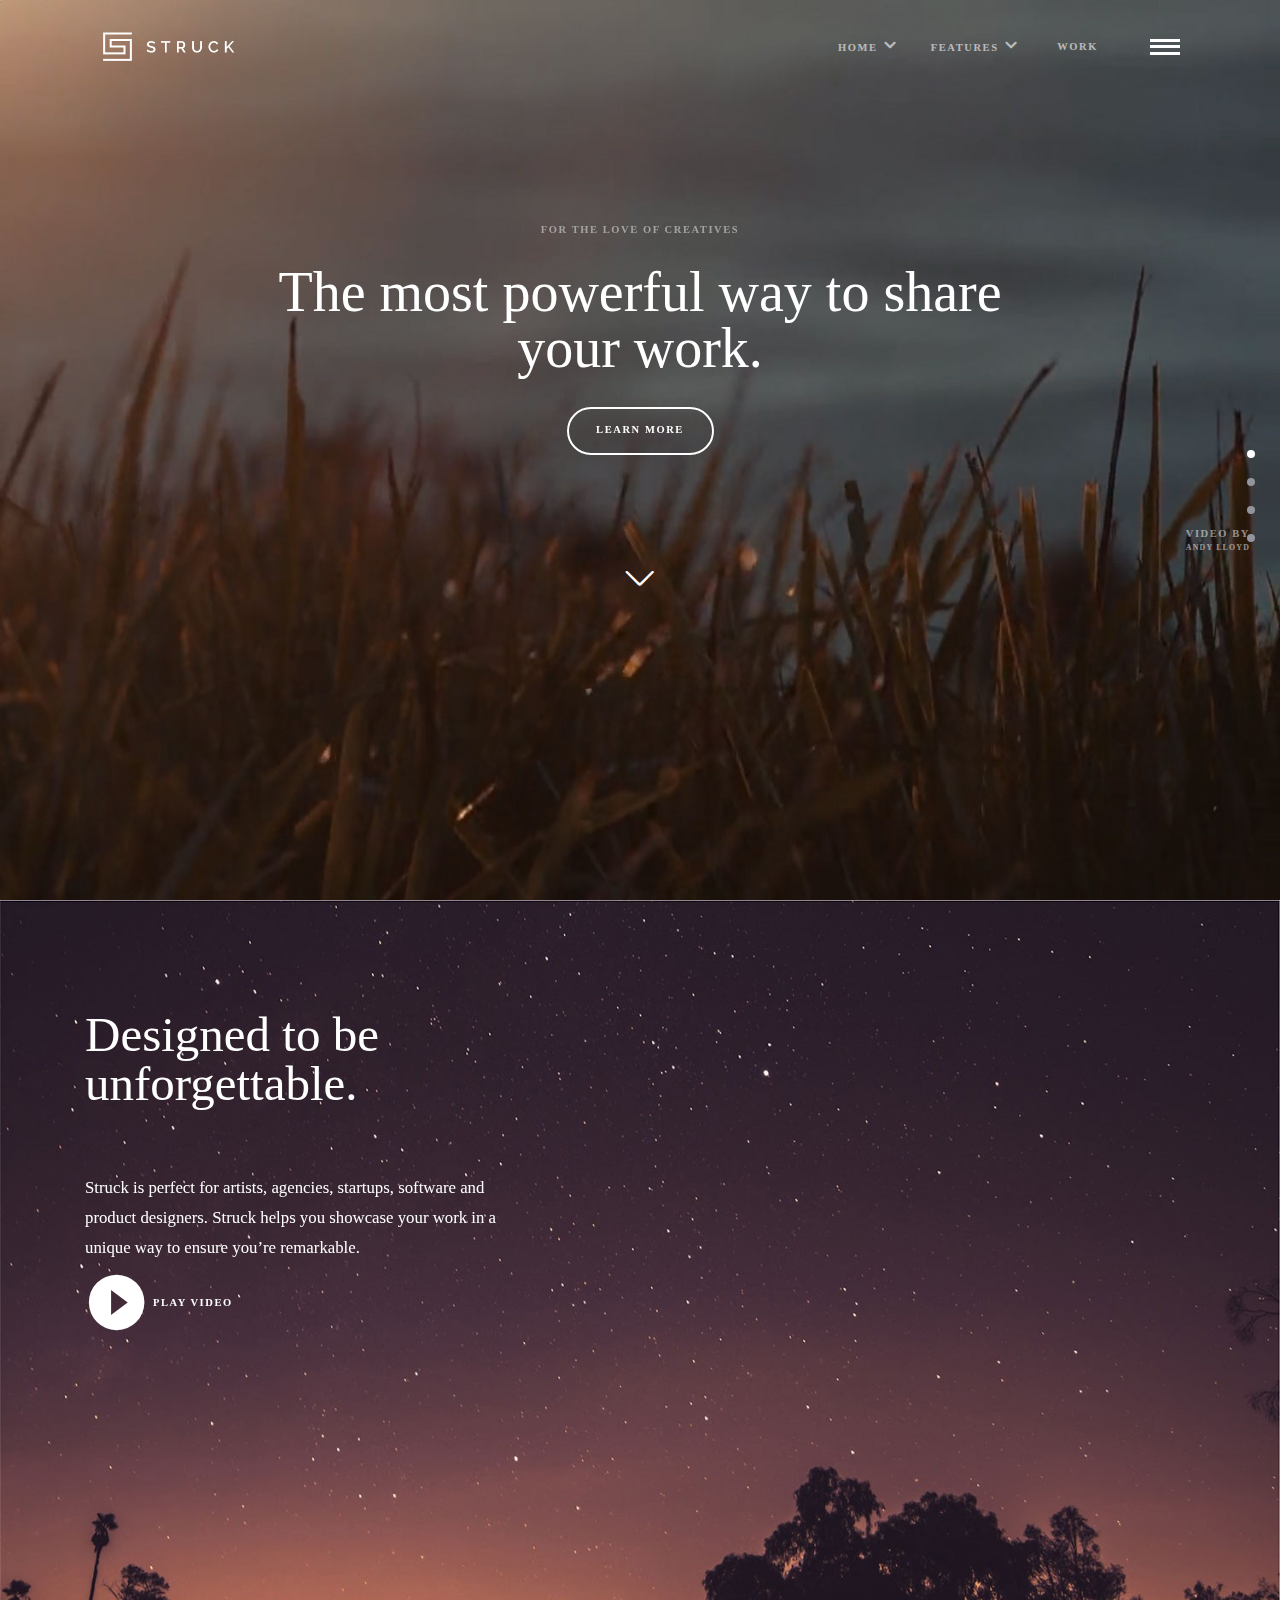
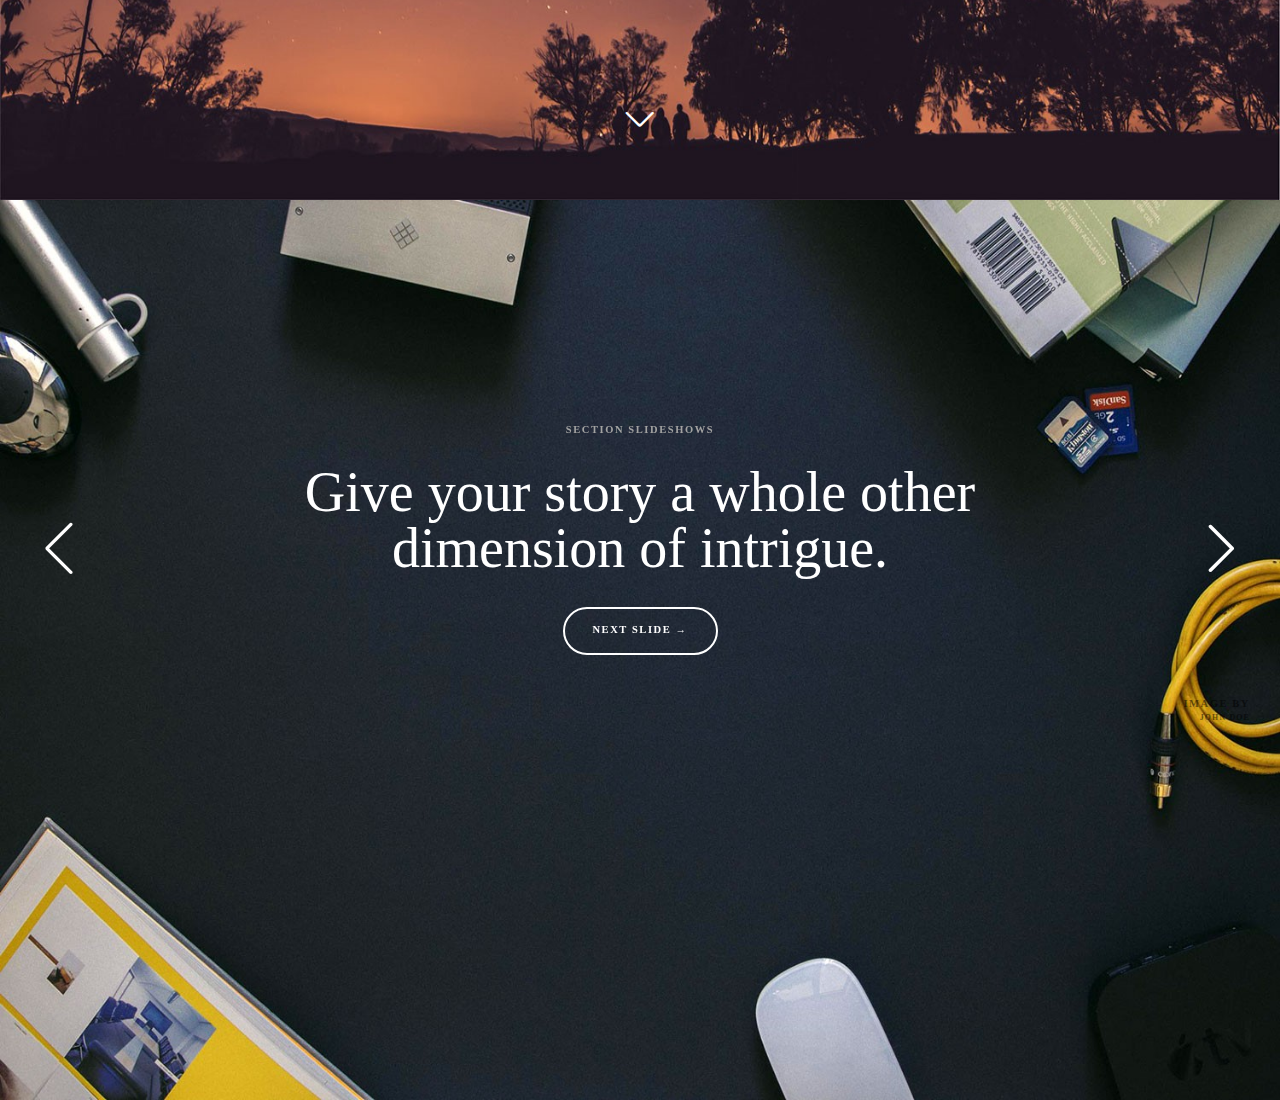
<file: index.html>
<!DOCTYPE html>
<html>
	<head>
		<meta charset="UTF-8">
		<title>首页</title>
		<script type="text/javascript" src="js/jquery.min.js"></script>
		<script type="text/javascript" src="js/bootstrap.min.js"></script>
		<script type="text/javascript" src="js/jquery.mousewheel.js"></script>
		<script type="text/javascript" src="indexJs/second-menu.js"></script>
		<script type="text/javascript" src="indexJs/right-nav-circle.js"></script>
		<script type="text/javascript" src="indexJs/screen3.js"></script>
		<script type="text/javascript" src="Our WorkJs/nav.js" ></script>
		<link rel="stylesheet" type="text/css" href="indexCss/index.css"/>
		<link rel="stylesheet" type="text/css" href="indexCss/991.css"/>
		<link rel="stylesheet" type="text/css" href="css/words.css"/>
		<link rel="stylesheet" type="text/css" href="css/iconfont.css"/>
		<link rel="stylesheet" type="text/css" href="css/bootstrap.min.css"/>
	</head>
	<body>
		<!--导航-->
		<div class="nav-fixed">
			<div class="container">
		        <div class="col-md-3 col-xs-3">
		        	<div class="TopNav-Left-Logo">
						<h2>
							<a href="#">
								<img src="indexImg/logo-Black.png" class="bgBlack"/>
								<img src="indexImg/logo-white.png" class="bgWhite"/>
							</a>
						</h2>
					</div>
		        </div>
		        
		        <div class="col-md-9 col-xs-9" style="height: 50px;">
		            <div class="row" style="height: 50px;">
		                <div class="col-md-11 col-xs-10 left" style="height: 50px;position: relative;z-index: 2;">
		                	<ul class="TopNav-content-Left">
								<!--一级菜单-->
								<li class="TopNav-Left-li-01">
									<a href="index.html">HOME
										<span class="iconfont">&#xe63d;</span>
									</a>
									<ul class="TopNav-second-Menu-01 All-menu"><!--二级菜单--></ul>						
								</li>
								<!--一级菜单-->
								<li class="TopNav-Left-li-02">
									<a href="html/Home – Portfolio.html">FEATURES
										<span class="iconfont">&#xe63d;</span>
									</a>
									<!--二级菜单-->
									<ul class="TopNav-second-Menu-02 All-menu">
										<li class="second-Menu-li-01">
											<a href="html/News.html">Sections
												<span class="iconfont">&#xeb1f;</span>
											</a>
											<ul class="TopNav-third-Menu-01 All-menu All-third-Menu"><!--三级菜单--></ul>
										</li>
										<li class="second-Menu-li-02">
											<a href="html/Page-With-Sidebar.html">Blog Options
												<span class="iconfont">&#xeb1f;</span>
											</a>
											<ul class="TopNav-third-Menu-02 All-menu All-third-Menu"><!--三级菜单--></ul>
										</li>
										<li class="second-Menu-li-03">
											<a href="html/video-backgrounds.html">Portfolio Options
												<span class="iconfont">&#xeb1f;</span>
											</a>
											<ul class="TopNav-third-Menu-03 All-menu All-third-Menu"><!--三级菜单--></ul>
										</li>
										<li class="second-Menu-li-04">
											<a href="#">Shortcodes
												<span class="iconfont">&#xeb1f;</span>
											</a>
											<ul class="TopNav-third-Menu-04 All-menu All-third-Menu"><!--三级菜单--></ul>
										</li>
										<li class="second-Menu-li-05">
											<a href="#">Pages
												<span class="iconfont">&#xeb1f;</span>
											</a>
											<ul class="TopNav-third-Menu-05 All-menu All-third-Menu"><!--三级菜单--></ul>
										</li>
										<li>
											<a href="#">Image Styles</a>
										</li>
									</ul>
								</li>
								<!--一级菜单-->
								<li class="TopNav-Left-li-03">
									<a href="html/Our Work.html">WORK</a>
								</li>
							</ul>
		                </div>
		                
		                <div class="col-md-1 col-xs-2 right">
		                	<a href="#" class="TopNav-content-Right">
								<span class="one"></span>
								<span class="two"></span>
								<span class="three"></span>
							</a>
		                </div>
		            </div>
		        </div>
			</div>
		</div>
		
		<!----------------------------图片滚动-------------------------------->
		<section>
			<!--第一页-->
			<div class="screen1">
				<div class="fp-tableCell" style="height: 657px;">
					<div class="container">
	 					<div class=" screen1-content" style="padding: 90px 0;">
	 						<div class="screen1-box-01">
		 						<div class="col-md-8 col-md-offset-2 screen1-box-inner no">
		 							<div class="screen1-box-inner-content">
		 								<p>For The Love Of Creatives</p>     
										<h2 style="font-size: 4em;">The most powerful way to share your work.</h2>
										<a href="#">Learn More</a>
		 							</div>
		 						</div>
		 					</div>
	 					</div>
	 				</div>
				</div>
 				
 				
 				<a href="#" class="drop-down">
 					<span class="iconfont">&#xe679;</span>
 				</a>
 				
 				<div class="text-right-contennt">
 					Video By
 					<br />
 					<a href="http://www.andylloydcreative.com/">Andy Lloyd</a>
 				</div>
			</div>
			
			<!--第二页-->
			<div class="screen2">
				<div class="container">
					<div class="screen2-content" style="padding: 90px 0;">
	 					<div class="screen2-content-Box" style="height: auto;">
	 						<div class="col-md-6 screen2-box-01">
		 						<div class="screen2-box-inner no">
									<h2>Designed to be unforgettable.</h2>  
		 							<hr class="hr"/>
									<p>
										Struck is perfect for artists, agencies, startups, software and product designers. Struck helps you showcase your work in a unique way to ensure you’re remarkable.
									</p>
									<span class="iconfontPlay">&#xe630;</span>
									<a href="#" style="position: relative;top: -20px;">
										Play Video
									</a>
		 						</div>
		 					</div>
	 					</div>
	 					
	 				</div>
				</div>
 				
 				<a href="#" class="drop-down" style="top: 40%;">
 					<span class="iconfont">&#xe679;</span>
 				</a>
			</div>
			
			<!--第三页-->
			<div class="screen3">
				<div class="fp-tableCell" style="height: 657px;">
					<div class="container">
	 					<div class=" screen1-content" style="padding: 90px 0;">
	 						<div class="screen1-box-01">
		 						<div class="col-md-8 col-md-offset-2 screen1-box-inner no">
		 							<div class="screen1-box-inner-content">
		 								<p>Section Slideshows</p>     
										<h2 style="font-size: 4em;">Give your story a whole other dimension of intrigue.</h2>
										<a href="#" style="width: 155px;">Next Slide  →</a>
		 							</div>
		 						</div>
		 					</div>
	 					</div>
	 				</div>
				</div>
 				
 				
 				<div class="text-right-contennt" style="color: black;">
 					Image by
 					<a href="http://google.com" style="color: black;">John Doe</a>
 				</div>
 				
 				<div class="ImgBtn-Box">
 					<span class="iconfont02 btn-left left">&#xe610;</span>
 					<span class="iconfont02 btn-right right">&#xe64a;</span>
 				</div>
			</div>			
		</section>
		
		<!----------------------------右侧圆点-------------------------------->
		<!--右侧导航栏-->
		<ol class="side">
			<li class="active"></li>
			<li></li>
			<li></li>
			<li></li>
		</ol>
		
		<!----------------------------第四页-------------------------------->		
		<div class="screen4">
			<div class="out_box">
			    <div class="inner_box">
			        <div class="contents">
			            <div class="content-box-Top">
			            	<div class="Top-Img-opacity"></div>
			            	<div class="content-Top-con">
			            		<div class="col-md-8 content-Top-con-p">
			            			<h1>What’s New</h1>
			            			<h2>Check out our featured news, projects and more.</h2>
			            		</div>
			            	</div>
			            	
			            	<div class="content-All-con">
			            		<div class="content-con-Top">
			            			<div class="col-md-12 content-con-Top-col">
			            				<div class="content-con-Top-Box">
			            					<ul class="content-con-Top-ul">
				            					<li style="width: 63.094px;">
				            						<a href="#">All</a>
				            					</li>
				            					<li style="width: 118.094px;">
				            						<a href="#">BRANDING</a>
				            					</li>
				            					<li style="width: 174.203px;">
				            						<a href="#">PRODUCT DESIGN</a>
				            					</li>
				            					<li style="width: 153.328px;">
				            						<a href="#">PHOTOGRAPHY</a>
				            					</li>
				            					<li style="width: 80.266px;">
				            						<a href="#">NEWS</a>
				            					</li>
				            				</ul>
			            				</div>
			            			</div>
			            		</div>
			            		
			            		<div class="content-con-Mid">
			            			<div class="row content-con-Mid-img" style="margin-left: 0;margin-right: 0;">
			            				<div class="col-xs-12 col-sm-6 col-md-4 con-Mid-img-01 con-Mid-Allimg">
		            						<a href="#">
			            						<img src="indexImg/img01.jpg"/>
			            						<div class="img-opacity01 opacity-Allimg"></div>
			            						<div class="con-title-01 con-Mid-title">
			            							<h2><span>Amber Ginger</span></h2>
			            						</div>
			            					</a>
			            					<a href="#" style="margin-top: 30px;">
			            						<img src="indexImg/img07.jpg"/>
			            						<div class="img-opacity07 img-noOpaticy"></div>
			            						<div class="con-title-07 con-Mid-title-noOpaticy">
			            							<div class="con-title-03-p">4 years ago</div>
			            							<h2><span>Practical Photography for Designers</span></h2>
			            						</div>
			            					</a>
			            				</div>
			            				<div class="col-xs-12 col-sm-6 col-md-4 con-Mid-img-02 con-Mid-Allimg">
			            					<a href="#">
			            						<img src="indexImg/img02.jpg"/>
			            						<div class="img-opacity02 opacity-Allimg"></div>
			            						<div class="con-title-02 con-Mid-title">
			            							<h2><span>Business Cards</span></h2>
			            						</div>
			            					</a>
			            					<a href="#" style="margin-top: 30px;">
			            						<img src="indexImg/img05.jpg"/>
			            						<div class="img-opacity05 opacity-Allimg"></div>
			            						<div class="con-title-05 con-Mid-title">
			            							<h2><span>Morrison Brewery</span></h2>
			            						</div>
			            					</a>
			            					<a href="#" style="margin-top: 30px;">
			            						<img src="indexImg/img06.jpg"/>
			            						<div class="img-opacity06 img-noOpaticy"></div>
			            						<div class="con-title-06 con-Mid-title-noOpaticy">
			            							<div class="con-title-03-p">4 years ago</div>
			            							<h2><span>Post With Text Style Examples</span></h2>
			            						</div>
			            					</a>
			            				</div>
			            				<div class="col-xs-12 col-sm-6 col-md-4 con-Mid-img-03 con-Mid-Allimg">
			            					<a href="#">
			            						<img src="indexImg/img03.jpg"/>
			            						<div class="img-opacity03 img-noOpaticy"></div>
			            						<div class="con-title-03 con-Mid-title-noOpaticy">
			            							<div class="con-title-03-p">4 years ago</div>
			            							<h2><span>A Trek to the Top of a Mountain</span></h2>
			            						</div>
			            					</a>
			            				</div>
			            				<div class="col-xs-12 col-sm-6 col-md-4 con-Mid-img-04 con-Mid-Allimg">
			            					<a href="#">
			            						<img src="indexImg/img04.jpg"/>
			            						<div class="img-opacity04 opacity-Allimg"></div>
			            						<div class="con-title-04 con-Mid-title">
			            							<h2><span>Vintage Custom Tailors</span></h2>
			            						</div>
			            					</a>
			            				</div>
			            			</div>
			            		</div>
			            		
			            		<div class="content-con-Bottom">
			            			<h3>
			            				<a href="http://struck.themewich.com/page/2/?from=singlemessage">Load More+</a>
			            			</h3>
			            		</div>
			            	</div>
			            	
			            	<div class="footer">
			            		<div class="container footer-box">
			            			<div class="col-md-6 footer-box-left">
			            				© 2019 Struck by<a href="http://themewich.com/">Themewich</a>
			            			</div>
			            			<div class="col-md-6 footer-box-right">
			            				<a href="http://facebook.com/themewich" class="img-icon facebook"></a>
			            				<a href="http://dribbble.com/ajgagnon" class="img-icon dribbble"></a>
			            				<a href="http://twitter.com/ajgagnon" class="img-icon twitter"></a>
			            			</div>
			            		</div>
			            	</div>
			            </div>
			        </div>
			    </div>
			</div>
		</div>
		
		<!----------------------------右侧页面内容-------------------------------->		
		
	</body>
</html>
</file>
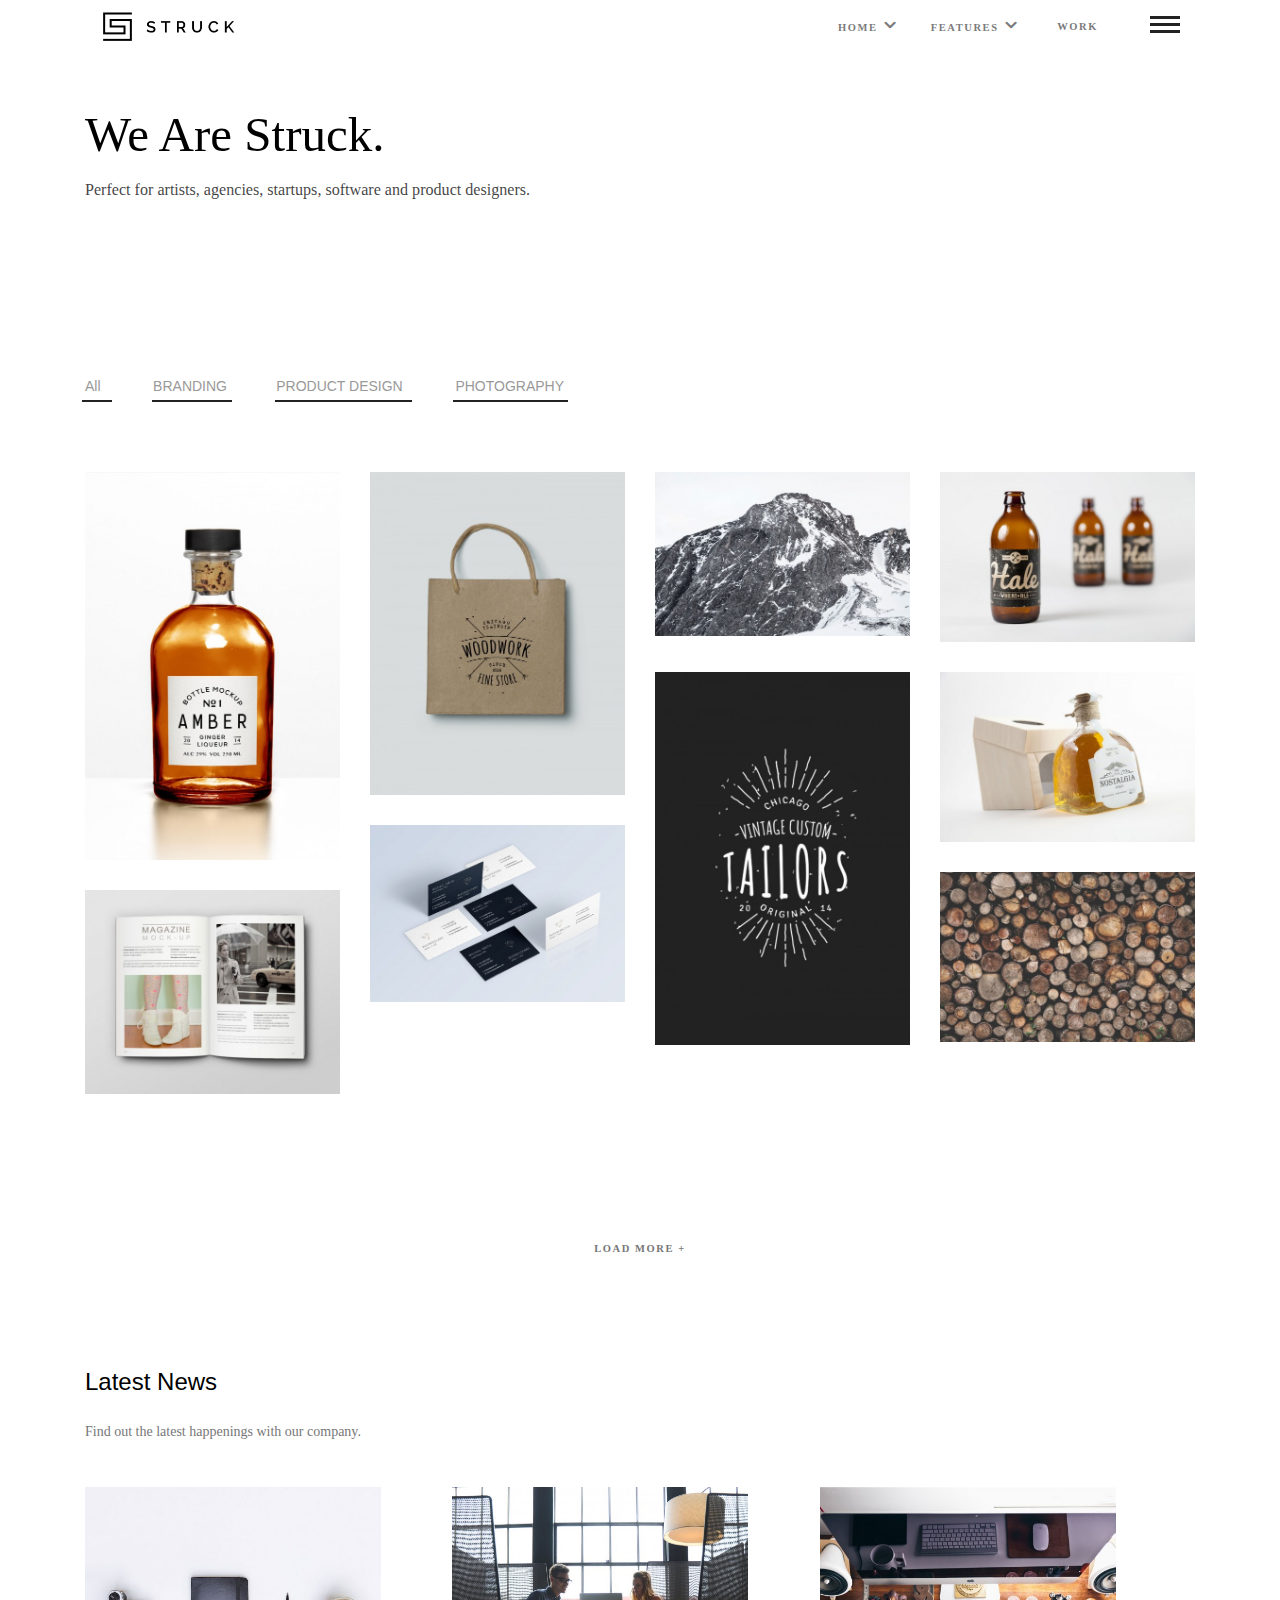
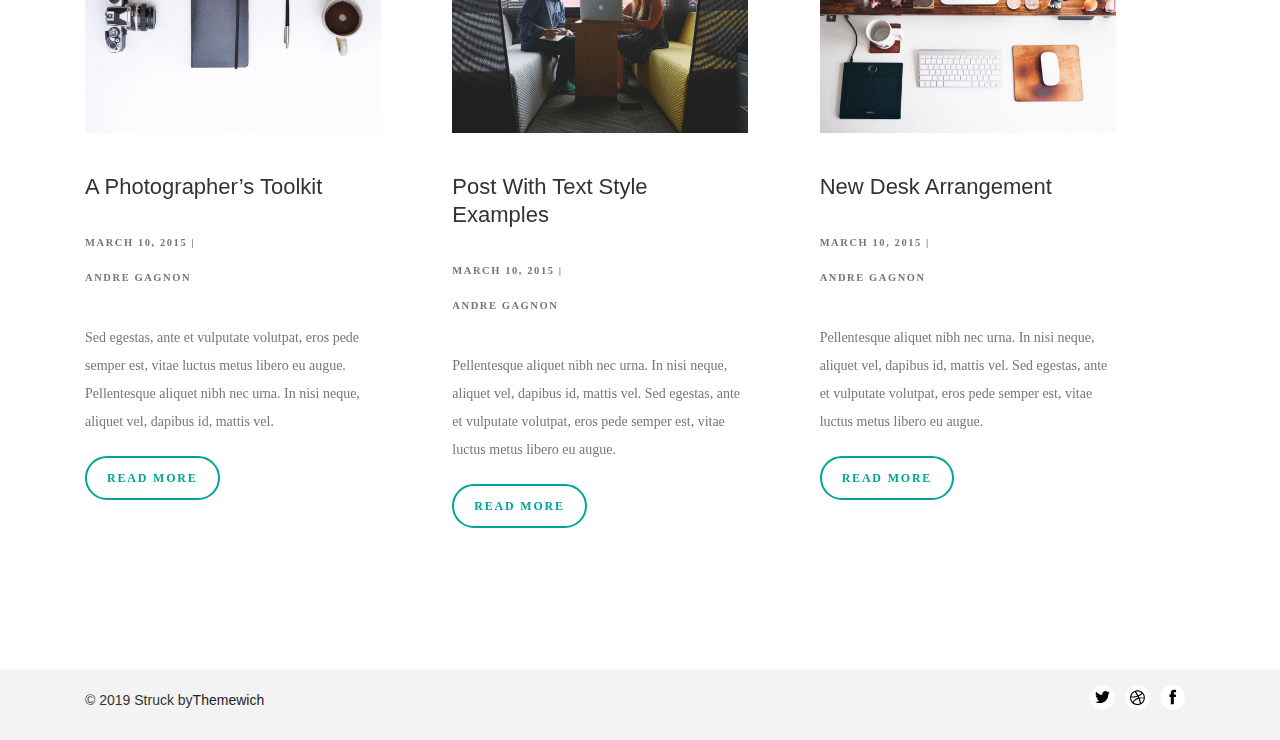
<file: html/Home – Portfolio.html>
<!DOCTYPE html>
<html>
	<head>
		<meta charset="UTF-8">
		<title>Home – Portfolio</title>
		<script type="text/javascript" src="../js/jquery.min.js"></script>
		<script type="text/javascript" src="../js/bootstrap.min.js"></script>
		<script type="text/javascript" src="../js/jquery.mousewheel.js"></script>
		<script type="text/javascript" src="../indexJs/second-menu.js"></script>
		<link rel="stylesheet" type="text/css" href="../css/bootstrap.min.css"/>
		<link rel="stylesheet" type="text/css" href="../css/iconfont.css"/>
		<link rel="stylesheet" type="text/css" href="../Home – PortfolioCss/Home – Portfolio.css"/>
		<link rel="stylesheet" type="text/css" href="../Home – PortfolioCss/757.css"/>
	</head>
	<body>
	    <div class="nav-fixed">
	    	<div class="container">
	    		<div class="col-md-3 col-xs-3">
		        	<div class="TopNav-Left-Logo">
						<h2>
							<a href="#">
								<img src="../indexImg/logo-Black.png"/>
							</a>
						</h2>
					</div>
		        </div>
		        
		        <div class="col-md-9 col-xs-9 nav-List">
		            <div class="row">
		                <div id="row-left" class="left col-md-11 col-xs-10" style="position: relative;z-index: 2;">
		                	<ul class="TopNav-content-Left" id="Letf-ul">
								<!--一级菜单-->
								<li class="TopNav-Left-li-01">
									<a href="../index.html">HOME
										<span class="iconfont">&#xe63d;</span>
									</a>
									<ul class="TopNav-second-Menu-01 All-menu"><!--二级菜单--></ul>						
								</li>
								<!--一级菜单-->
								<li class="TopNav-Left-li-02">
									<a href="Home – Portfolio.html">FEATURES
										<span class="iconfont">&#xe63d;</span>
									</a>
									<!--二级菜单-->
									<ul class="TopNav-second-Menu-02 All-menu">
										<li class="second-Menu-li-01">
											<a href="News.html">Sections
												<span class="iconfont">&#xeb1f;</span>
											</a>
											<ul class="TopNav-third-Menu-01 All-menu All-third-Menu"><!--三级菜单--></ul>
										</li>
										<li class="second-Menu-li-02">
											<a href="Page-With-Sidebar.html">Blog Options
												<span class="iconfont">&#xeb1f;</span>
											</a>
											<ul class="TopNav-third-Menu-02 All-menu All-third-Menu"><!--三级菜单--></ul>
										</li>
										<li class="second-Menu-li-03">
											<a href="video-backgrounds.html">Portfolio Options
												<span class="iconfont">&#xeb1f;</span>
											</a>
											<ul class="TopNav-third-Menu-03 All-menu All-third-Menu"><!--三级菜单--></ul>
										</li>
										<li class="second-Menu-li-04">
											<a href="#">Shortcodes
												<span class="iconfont">&#xeb1f;</span>
											</a>
											<ul class="TopNav-third-Menu-04 All-menu All-third-Menu"><!--三级菜单--></ul>
										</li>
										<li class="second-Menu-li-05">
											<a href="#">Pages
												<span class="iconfont">&#xeb1f;</span>
											</a>
											<ul class="TopNav-third-Menu-05 All-menu All-third-Menu"><!--三级菜单--></ul>
										</li>
										<li>
											<a href="#">Image Styles</a>
										</li>
									</ul>
								</li>
								<!--一级菜单-->
								<li class="TopNav-Left-li-03">
									<a href="Our Work.html">WORK</a>
								</li>
							</ul>
		                </div>
		                
		                <div class="col-md-1 col-xs-2 right">
		                	<a href="#" class="TopNav-content-Right">
								<span></span>
							</a>
		                </div>
		            </div>
		        </div>
	    	</div>
	    </div>
	    
	    <!--头部文字-->
	    <div class="Image-title">
	    	<div class="container">
	    		<div class="col-md-8 title-container">
	    			<div class="Image-title-p01">
	    				<h1>We Are Struck.</h1>
	    			</div>
	    			<div class="Image-title-p02">
	    				<h2>Perfect for artists, agencies, startups, software and product designers.</h2>
	    			</div>
	    		</div>
	    	</div>
	    </div>
	    
	    <!--主要部分-->
	    <div class="main-content">
	    	<!--第一部分-->
	    	<div class="main-content-first">
	    		<!--导航栏-->
	    		<div class="container">
	    			<div class="col-md-12 content-con-Top-col">
        				<div class="content-con-Top-Box">
        					<ul class="content-con-Top-ul">
            					<li style="width: 63.094px;">
            						<a href="#">All</a>
            					</li>
            					<li style="width: 118.094px;">
            						<a href="#">BRANDING</a>
            					</li>
            					<li style="width: 174.203px;">
            						<a href="#">PRODUCT DESIGN</a>
            					</li>
            					<li style="width: 153.328px;">
            						<a href="#">PHOTOGRAPHY</a>
            					</li>
            				</ul>
        				</div>
        			</div>
	    		</div>
	    		<!--图片列表-->
	    		<div class="container">
	    			<div class="first-imgList">
	    				<div class="col-xs-12 col-sm-4 col-md-3 filter-11 filter-12 filter-5">
	    					<a href="#" class="imgList-a" style="margin-bottom: 30px;">
	    						<img src="../Home – PortfolioImg/imgList-01.jpg"/>
	    						<div class="overlay"></div>
	    						<div class="imgList-a-title">
	    							<h2>
	    								<span>Amber Ginger</span>
	    							</h2>
	    						</div>
	    					</a>
	    					<a href="#" class="imgList-a">
	    						<img src="../Home – PortfolioImg/imgList-07.jpg"/>
	    						<div class="overlay"></div>
	    						<div class="imgList-a-title">
	    							<h2>
	    								<span>Magazine Design</span>
	    							</h2>
	    						</div>
	    					</a>
	    				</div>
	    				<div class="col-xs-12 col-sm-4 col-md-3 filter-11 filter-12 filter-5">
	    					<a href="#" class="imgList-a" style="margin-bottom: 30px;">
	    						<img src="../Home – PortfolioImg/imgList-02.jpg"/>
	    						<div class="overlay"></div>
	    						<div class="imgList-a-title">
	    							<h2>
	    								<span>Woodwork Fine Store</span>
	    							</h2>
	    						</div>
	    					</a>
	    					<a href="#" class="imgList-a">
	    						<img src="../Home – PortfolioImg/imgList-09.jpg"/>
	    						<div class="overlay"></div>
	    						<div class="imgList-a-title">
	    							<h2>
	    								<span>Business Cards</span>
	    							</h2>
	    						</div>
	    					</a>
	    				</div>
	    				<div class="col-xs-12 col-sm-4 col-md-3 filter-11 filter-12 filter-5">
	    					<a href="#" class="imgList-a">
	    						<img src="../Home – PortfolioImg/imgList-03.jpg"/>
	    						<div class="overlay"></div>
	    						<div class="imgList-a-title">
	    							<h2>
	    								<span>Video Project Example</span>
	    							</h2>
	    						</div>
	    					</a>
	    				</div>
	    				<div class="col-xs-12 col-sm-4 col-md-3 filter-11 filter-12 filter-5">
	    					<a href="#" class="imgList-a">
	    						<img src="../Home – PortfolioImg/imgList-04.jpg"/>
	    						<div class="overlay"></div>
	    						<div class="imgList-a-title">
	    							<h2>
	    								<span>Black Book</span>
	    							</h2>
	    						</div>
	    					</a>
	    				</div>
	    				<div class="col-xs-12 col-sm-4 col-md-3 filter-11 filter-12 filter-5">
	    					<a href="#" class="imgList-a">
	    						<img src="../Home – PortfolioImg/imgList-05.jpg"/>
	    						<div class="overlay"></div>
	    						<div class="imgList-a-title">
	    							<h2>
	    								<span>Vintage Custom Tailors</span>
	    							</h2>
	    						</div>
	    					</a>
	    				</div>
	    				<div class="col-xs-12 col-sm-4 col-md-3 filter-11 filter-12 filter-5">
	    					<a href="#" class="imgList-a">
	    						<img src="../Home – PortfolioImg/imgList-06.jpg"/>
	    						<div class="overlay"></div>
	    						<div class="imgList-a-title">
	    							<h2>
	    								<span>Nostalgia Tequila</span>
	    							</h2>
	    						</div>
	    					</a>
	    				</div>
	    				<div class="col-xs-12 col-sm-4 col-md-3 filter-11 filter-12 filter-5">
	    					<a href="#" class="imgList-a">
	    						<img src="../Home – PortfolioImg/imgList-08.jpg"/>
	    						<div class="overlay"></div>
	    						<div class="imgList-a-title">
	    							<h2>
	    								<span>Wood Photos</span>
	    							</h2>
	    						</div>
	    					</a>
	    				</div>
	    			</div>
	    		</div>
	    	
	    		<div class="clear"></div>
	    	
	    		<!--LOAD-->
	    		<div class="content-first-03" data-max="2" data-current="1">
					<h3 class="more-posts tiny-details" data-next-page="2">
						<a href="http://struck.themewich.com/this-is-struck/page/2/">Load More 
							<span class="more-plus">+</span>
						</a>		
					</h3>
					<div class="clear"></div>
				</div>
	    	</div>
	    	<div class="clear"></div>
	    	<!--第二部分-->
	    	<div class="main-content-second">
	    		<div class="container">
	    			<div class="col-md-12 main-second-box">
	    				<h3>Latest News</h3>
	    				<p>Find out the latest happenings with our company.</p>
	    				<div class="second-imgContent">
	    					<div class="second-imgContent-box">
	    						<!--1-->
	    						<div class="second-imgContent-Allbox">
	    							<div class="imgContent-box-img">
	    								<a href="#">
	    									<img src="../Home – PortfolioImg/imgList-Box01.jpg"/>
	    								</a>
	    							</div>
	    							<h3>
	    								<a href="#">A Photographer’s Toolkit</a>
	    							</h3>
	    							<p>
	    								<span class="Allbox-p-span">
	    									<span>March 10, 2015</span>
	    									<span>|</span>
	    									<br />
	    									<a href="#">Andre Gagnon</a>
	    								</span>
	    								<br />
	    								Sed egestas, ante et vulputate volutpat, eros pede semper est, vitae luctus metus libero eu augue. Pellentesque aliquet nibh nec urna. In nisi neque, aliquet vel, dapibus id, mattis vel.
	    								<br />
	    								<a href="#" class="Allbox-p-a">Read More</a>
	    							</p>
	    						</div>
	    						<!--2-->
	    						<div class="second-imgContent-Allbox">
	    							<div class="imgContent-box-img">
	    								<a href="#">
	    									<img src="../Home – PortfolioImg/imgList-Box02.jpg"/>
	    								</a>
	    							</div>
	    							<h3>
	    								<a href="#">Post With Text Style Examples</a>
	    							</h3>
	    							<p>
	    								<span class="Allbox-p-span">
	    									<span>March 10, 2015</span>
	    									<span>|</span>
	    									<br />
	    									<a href="#">Andre Gagnon</a>
	    								</span>
	    								<br />
										Pellentesque aliquet nibh nec urna. In nisi neque, aliquet vel, dapibus id, mattis vel. Sed egestas, ante et vulputate volutpat, eros pede semper est, vitae luctus metus libero eu augue.	    								<br />
	    								<a href="#" class="Allbox-p-a">Read More</a>
	    							</p>
	    						</div>
	    						<div class="second-imgContent-Allbox">
	    							<div class="imgContent-box-img">
	    								<a href="#">
	    									<img src="../Home – PortfolioImg/imgList-Box03.jpg"/>
	    								</a>
	    							</div>
	    							<h3>
	    								<a href="#">New Desk Arrangement</a>
	    							</h3>
	    							<p>
	    								<span class="Allbox-p-span">
	    									<span>March 10, 2015</span>
	    									<span>|</span>
	    									<br />
	    									<a href="#">Andre Gagnon</a>
	    								</span>
	    								<br />
										Pellentesque aliquet nibh nec urna. In nisi neque, aliquet vel, dapibus id, mattis vel. Sed egestas, ante et vulputate volutpat, eros pede semper est, vitae luctus metus libero eu augue.	    								<br />
	    								<a href="#" class="Allbox-p-a">Read More</a>
	    							</p>
	    						</div>
	    					</div>
	    				</div>
	    			</div>
	    		</div>
	    	</div>
	   
	   		<div class="clear"></div>
	    </div>
	    
	    <!--底部-->
	    <div class="footer">
    		<div class="container">
    			<div class="col-md-6 footer-box-left">
    				© 2019 Struck by<a href="http://themewich.com/">Themewich</a>
    			</div>
    			<div class="col-md-6 footer-box-right">
    				<a href="http://facebook.com/themewich" class="img-icon facebook"></a>
    				<a href="http://dribbble.com/ajgagnon" class="img-icon dribbble"></a>
    				<a href="http://twitter.com/ajgagnon" class="img-icon twitter"></a>
    			</div>
    		</div>
    	</div>
	</body>
</html>
</file>
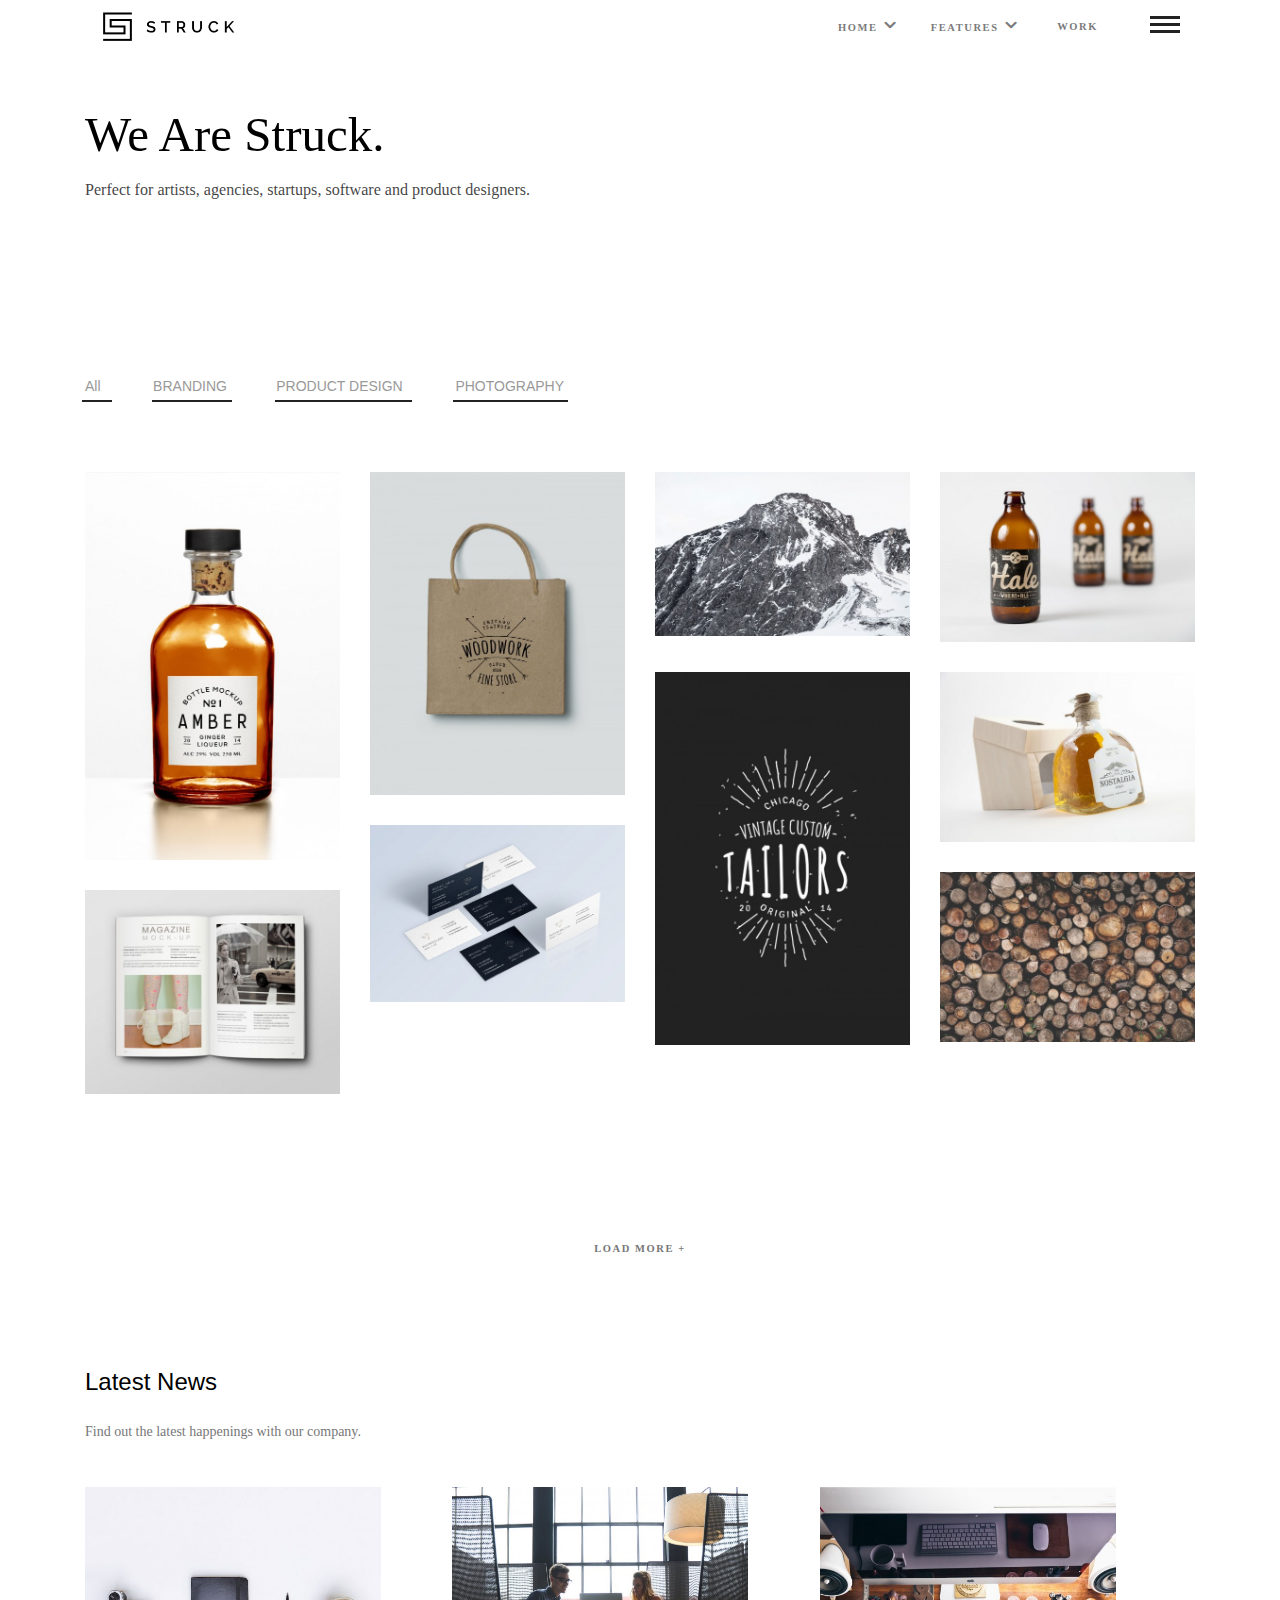
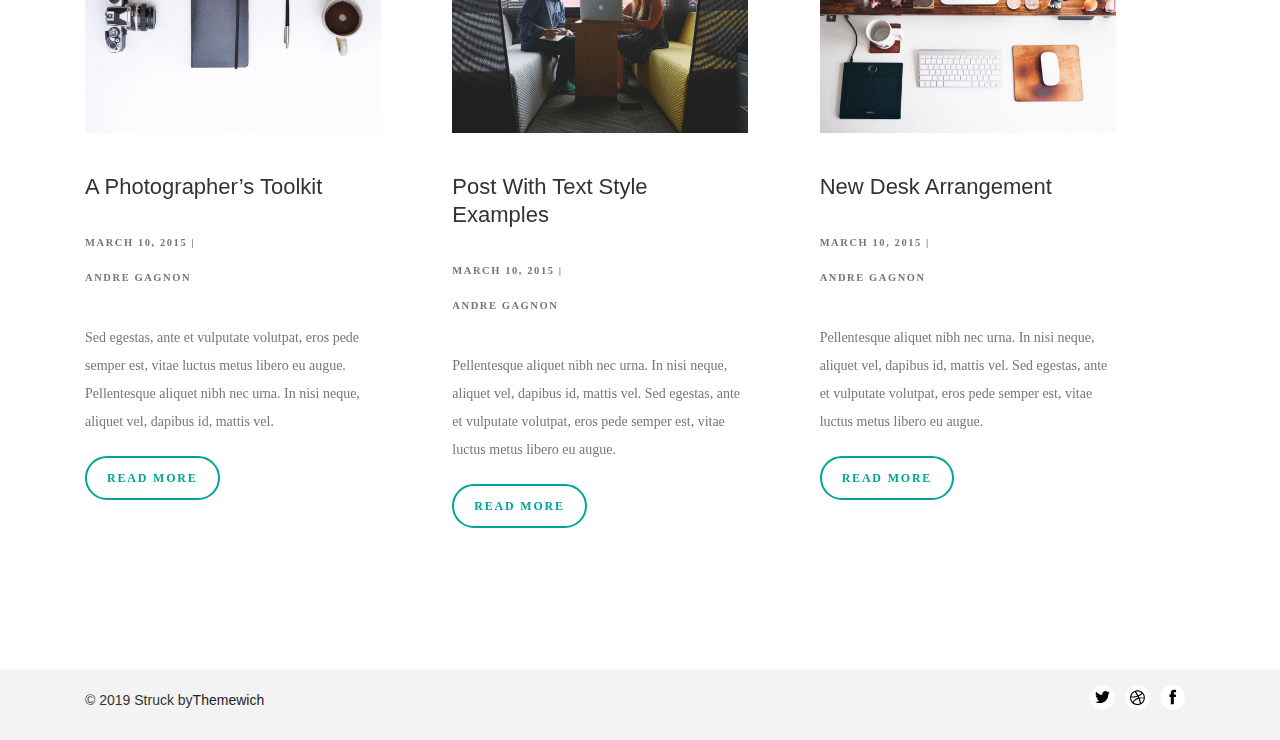
<file: html/Home-Portfolio.html>
<!DOCTYPE html>
<html>
	<head>
		<meta charset="UTF-8">
		<title>Home–Portfolio</title>
		<script type="text/javascript" src="../js/jquery.min.js"></script>
		<script type="text/javascript" src="../js/bootstrap.min.js"></script>
		<script type="text/javascript" src="../js/jquery.mousewheel.js"></script>
		<script type="text/javascript" src="../indexJs/second-menu.js"></script>
		<link rel="stylesheet" type="text/css" href="../css/bootstrap.min.css"/>
		<link rel="stylesheet" type="text/css" href="../css/iconfont.css"/>
		<link rel="stylesheet" type="text/css" href="../Home–PortfolioCss/Home–Portfolio.css"/>
		<link rel="stylesheet" type="text/css" href="../Home–PortfolioCss/757.css"/>
		<link rel="stylesheet" href="../Our WorkCss/991.css" />
	</head>
	<body>
	    <div class="nav-fixed">
	    	<div class="container">
	    		<div class="col-md-3 col-xs-3">
		        	<div class="TopNav-Left-Logo">
						<h2>
							<a href="#">
								<img src="../indexImg/logo-Black.png"/>
							</a>
						</h2>
					</div>
		        </div>
		        
		        <div class="col-md-9 col-xs-9 nav-List">
		            <div class="row">
		                <div id="row-left" class="left col-md-11 col-xs-10" style="position: relative;z-index: 2;">
		                	<ul class="TopNav-content-Left" id="Letf-ul">
								<!--一级菜单-->
								<li class="TopNav-Left-li-01">
									<a href="../index.html">HOME
										<span class="iconfont">&#xe63d;</span>
									</a>
									<ul class="TopNav-second-Menu-01 All-menu"><!--二级菜单--></ul>						
								</li>
								<!--一级菜单-->
								<li class="TopNav-Left-li-02">
									<a href="Home – Portfolio.html">FEATURES
										<span class="iconfont">&#xe63d;</span>
									</a>
									<!--二级菜单-->
									<ul class="TopNav-second-Menu-02 All-menu">
										<li class="second-Menu-li-01">
											<a href="News.html">Sections
												<span class="iconfont">&#xeb1f;</span>
											</a>
											<ul class="TopNav-third-Menu-01 All-menu All-third-Menu"><!--三级菜单--></ul>
										</li>
										<li class="second-Menu-li-02">
											<a href="Page-With-Sidebar.html">Blog Options
												<span class="iconfont">&#xeb1f;</span>
											</a>
											<ul class="TopNav-third-Menu-02 All-menu All-third-Menu"><!--三级菜单--></ul>
										</li>
										<li class="second-Menu-li-03">
											<a href="video-backgrounds.html">Portfolio Options
												<span class="iconfont">&#xeb1f;</span>
											</a>
											<ul class="TopNav-third-Menu-03 All-menu All-third-Menu"><!--三级菜单--></ul>
										</li>
										<li class="second-Menu-li-04">
											<a href="#">Shortcodes
												<span class="iconfont">&#xeb1f;</span>
											</a>
											<ul class="TopNav-third-Menu-04 All-menu All-third-Menu"><!--三级菜单--></ul>
										</li>
										<li class="second-Menu-li-05">
											<a href="#">Pages
												<span class="iconfont">&#xeb1f;</span>
											</a>
											<ul class="TopNav-third-Menu-05 All-menu All-third-Menu"><!--三级菜单--></ul>
										</li>
										<li>
											<a href="#">Image Styles</a>
										</li>
									</ul>
								</li>
								<!--一级菜单-->
								<li class="TopNav-Left-li-03">
									<a href="Our Work.html">WORK</a>
								</li>
							</ul>
		                </div>
		                
		                <div class="col-md-1 col-xs-2 right">
		                	<a href="#" class="TopNav-content-Right">
								<span></span>
							</a>
		                </div>
		            </div>
		        </div>
	    	</div>
	    </div>
	    
	    <!--头部文字-->
	    <div class="Image-title">
	    	<div class="container">
	    		<div class="col-md-8 title-container">
	    			<div class="Image-title-p01">
	    				<h1>We Are Struck.</h1>
	    			</div>
	    			<div class="Image-title-p02">
	    				<h2>Perfect for artists, agencies, startups, software and product designers.</h2>
	    			</div>
	    		</div>
	    	</div>
	    </div>
	    
	    <!--主要部分-->
	    <div class="main-content">
	    	<!--第一部分-->
	    	<div class="main-content-first">
	    		<!--导航栏-->
	    		<div class="container">
	    			<div class="col-md-12 content-con-Top-col">
        				<div class="content-con-Top-Box">
        					<ul class="content-con-Top-ul">
            					<li style="width: 63.094px;">
            						<a href="#">All</a>
            					</li>
            					<li style="width: 118.094px;">
            						<a href="#">BRANDING</a>
            					</li>
            					<li style="width: 174.203px;">
            						<a href="#">PRODUCT DESIGN</a>
            					</li>
            					<li style="width: 153.328px;">
            						<a href="#">PHOTOGRAPHY</a>
            					</li>
            				</ul>
        				</div>
        			</div>
	    		</div>
	    		<!--图片列表-->
	    		<div class="container">
	    			<div class="first-imgList">
	    				<div class="col-xs-12 col-sm-4 col-md-3 filter-11 filter-12 filter-5">
	    					<a href="#" class="imgList-a" style="margin-bottom: 30px;">
	    						<img src="../Home – PortfolioImg/imgList-01.jpg"/>
	    						<div class="overlay"></div>
	    						<div class="imgList-a-title">
	    							<h2>
	    								<span>Amber Ginger</span>
	    							</h2>
	    						</div>
	    					</a>
	    					<a href="#" class="imgList-a">
	    						<img src="../Home – PortfolioImg/imgList-07.jpg"/>
	    						<div class="overlay"></div>
	    						<div class="imgList-a-title">
	    							<h2>
	    								<span>Magazine Design</span>
	    							</h2>
	    						</div>
	    					</a>
	    				</div>
	    				<div class="col-xs-12 col-sm-4 col-md-3 filter-11 filter-12 filter-5">
	    					<a href="#" class="imgList-a" style="margin-bottom: 30px;">
	    						<img src="../Home – PortfolioImg/imgList-02.jpg"/>
	    						<div class="overlay"></div>
	    						<div class="imgList-a-title">
	    							<h2>
	    								<span>Woodwork Fine Store</span>
	    							</h2>
	    						</div>
	    					</a>
	    					<a href="#" class="imgList-a">
	    						<img src="../Home – PortfolioImg/imgList-09.jpg"/>
	    						<div class="overlay"></div>
	    						<div class="imgList-a-title">
	    							<h2>
	    								<span>Business Cards</span>
	    							</h2>
	    						</div>
	    					</a>
	    				</div>
	    				<div class="col-xs-12 col-sm-4 col-md-3 filter-11 filter-12 filter-5">
	    					<a href="#" class="imgList-a">
	    						<img src="../Home – PortfolioImg/imgList-03.jpg"/>
	    						<div class="overlay"></div>
	    						<div class="imgList-a-title">
	    							<h2>
	    								<span>Video Project Example</span>
	    							</h2>
	    						</div>
	    					</a>
	    				</div>
	    				<div class="col-xs-12 col-sm-4 col-md-3 filter-11 filter-12 filter-5">
	    					<a href="#" class="imgList-a">
	    						<img src="../Home – PortfolioImg/imgList-04.jpg"/>
	    						<div class="overlay"></div>
	    						<div class="imgList-a-title">
	    							<h2>
	    								<span>Black Book</span>
	    							</h2>
	    						</div>
	    					</a>
	    				</div>
	    				<div class="col-xs-12 col-sm-4 col-md-3 filter-11 filter-12 filter-5">
	    					<a href="#" class="imgList-a">
	    						<img src="../Home – PortfolioImg/imgList-05.jpg"/>
	    						<div class="overlay"></div>
	    						<div class="imgList-a-title">
	    							<h2>
	    								<span>Vintage Custom Tailors</span>
	    							</h2>
	    						</div>
	    					</a>
	    				</div>
	    				<div class="col-xs-12 col-sm-4 col-md-3 filter-11 filter-12 filter-5">
	    					<a href="#" class="imgList-a">
	    						<img src="../Home – PortfolioImg/imgList-06.jpg"/>
	    						<div class="overlay"></div>
	    						<div class="imgList-a-title">
	    							<h2>
	    								<span>Nostalgia Tequila</span>
	    							</h2>
	    						</div>
	    					</a>
	    				</div>
	    				<div class="col-xs-12 col-sm-4 col-md-3 filter-11 filter-12 filter-5">
	    					<a href="#" class="imgList-a">
	    						<img src="../Home – PortfolioImg/imgList-08.jpg"/>
	    						<div class="overlay"></div>
	    						<div class="imgList-a-title">
	    							<h2>
	    								<span>Wood Photos</span>
	    							</h2>
	    						</div>
	    					</a>
	    				</div>
	    			</div>
	    		</div>
	    	
	    		<div class="clear"></div>
	    	
	    		<!--LOAD-->
	    		<div class="content-first-03" data-max="2" data-current="1">
					<h3 class="more-posts tiny-details" data-next-page="2">
						<a href="http://struck.themewich.com/this-is-struck/page/2/">Load More 
							<span class="more-plus">+</span>
						</a>		
					</h3>
					<div class="clear"></div>
				</div>
	    	</div>
	    	<div class="clear"></div>
	    	<!--第二部分-->
	    	<div class="main-content-second">
	    		<div class="container">
	    			<div class="col-md-12 main-second-box">
	    				<h3>Latest News</h3>
	    				<p>Find out the latest happenings with our company.</p>
	    				<div class="second-imgContent">
	    					<div class="second-imgContent-box">
	    						<!--1-->
	    						<div class="second-imgContent-Allbox">
	    							<div class="imgContent-box-img">
	    								<a href="#">
	    									<img src="../Home – PortfolioImg/imgList-Box01.jpg"/>
	    								</a>
	    							</div>
	    							<h3>
	    								<a href="#">A Photographer’s Toolkit</a>
	    							</h3>
	    							<p>
	    								<span class="Allbox-p-span">
	    									<span>March 10, 2015</span>
	    									<span>|</span>
	    									<br />
	    									<a href="#">Andre Gagnon</a>
	    								</span>
	    								<br />
	    								Sed egestas, ante et vulputate volutpat, eros pede semper est, vitae luctus metus libero eu augue. Pellentesque aliquet nibh nec urna. In nisi neque, aliquet vel, dapibus id, mattis vel.
	    								<br />
	    								<a href="#" class="Allbox-p-a">Read More</a>
	    							</p>
	    						</div>
	    						<!--2-->
	    						<div class="second-imgContent-Allbox">
	    							<div class="imgContent-box-img">
	    								<a href="#">
	    									<img src="../Home – PortfolioImg/imgList-Box02.jpg"/>
	    								</a>
	    							</div>
	    							<h3>
	    								<a href="#">Post With Text Style Examples</a>
	    							</h3>
	    							<p>
	    								<span class="Allbox-p-span">
	    									<span>March 10, 2015</span>
	    									<span>|</span>
	    									<br />
	    									<a href="#">Andre Gagnon</a>
	    								</span>
	    								<br />
										Pellentesque aliquet nibh nec urna. In nisi neque, aliquet vel, dapibus id, mattis vel. Sed egestas, ante et vulputate volutpat, eros pede semper est, vitae luctus metus libero eu augue.	    								<br />
	    								<a href="#" class="Allbox-p-a">Read More</a>
	    							</p>
	    						</div>
	    						<div class="second-imgContent-Allbox">
	    							<div class="imgContent-box-img">
	    								<a href="#">
	    									<img src="../Home – PortfolioImg/imgList-Box03.jpg"/>
	    								</a>
	    							</div>
	    							<h3>
	    								<a href="#">New Desk Arrangement</a>
	    							</h3>
	    							<p>
	    								<span class="Allbox-p-span">
	    									<span>March 10, 2015</span>
	    									<span>|</span>
	    									<br />
	    									<a href="#">Andre Gagnon</a>
	    								</span>
	    								<br />
										Pellentesque aliquet nibh nec urna. In nisi neque, aliquet vel, dapibus id, mattis vel. Sed egestas, ante et vulputate volutpat, eros pede semper est, vitae luctus metus libero eu augue.	    								<br />
	    								<a href="#" class="Allbox-p-a">Read More</a>
	    							</p>
	    						</div>
	    					</div>
	    				</div>
	    			</div>
	    		</div>
	    	</div>
	   
	   		<div class="clear"></div>
	    </div>
	    
	    <!--底部-->
	    <div class="footer">
    		<div class="container">
    			<div class="col-md-6 footer-box-left">
    				© 2019 Struck by<a href="http://themewich.com/">Themewich</a>
    			</div>
    			<div class="col-md-6 footer-box-right">
    				<a href="http://facebook.com/themewich" class="img-icon facebook"></a>
    				<a href="http://dribbble.com/ajgagnon" class="img-icon dribbble"></a>
    				<a href="http://twitter.com/ajgagnon" class="img-icon twitter"></a>
    			</div>
    		</div>
    	</div>
	</body>
</html>
</file>
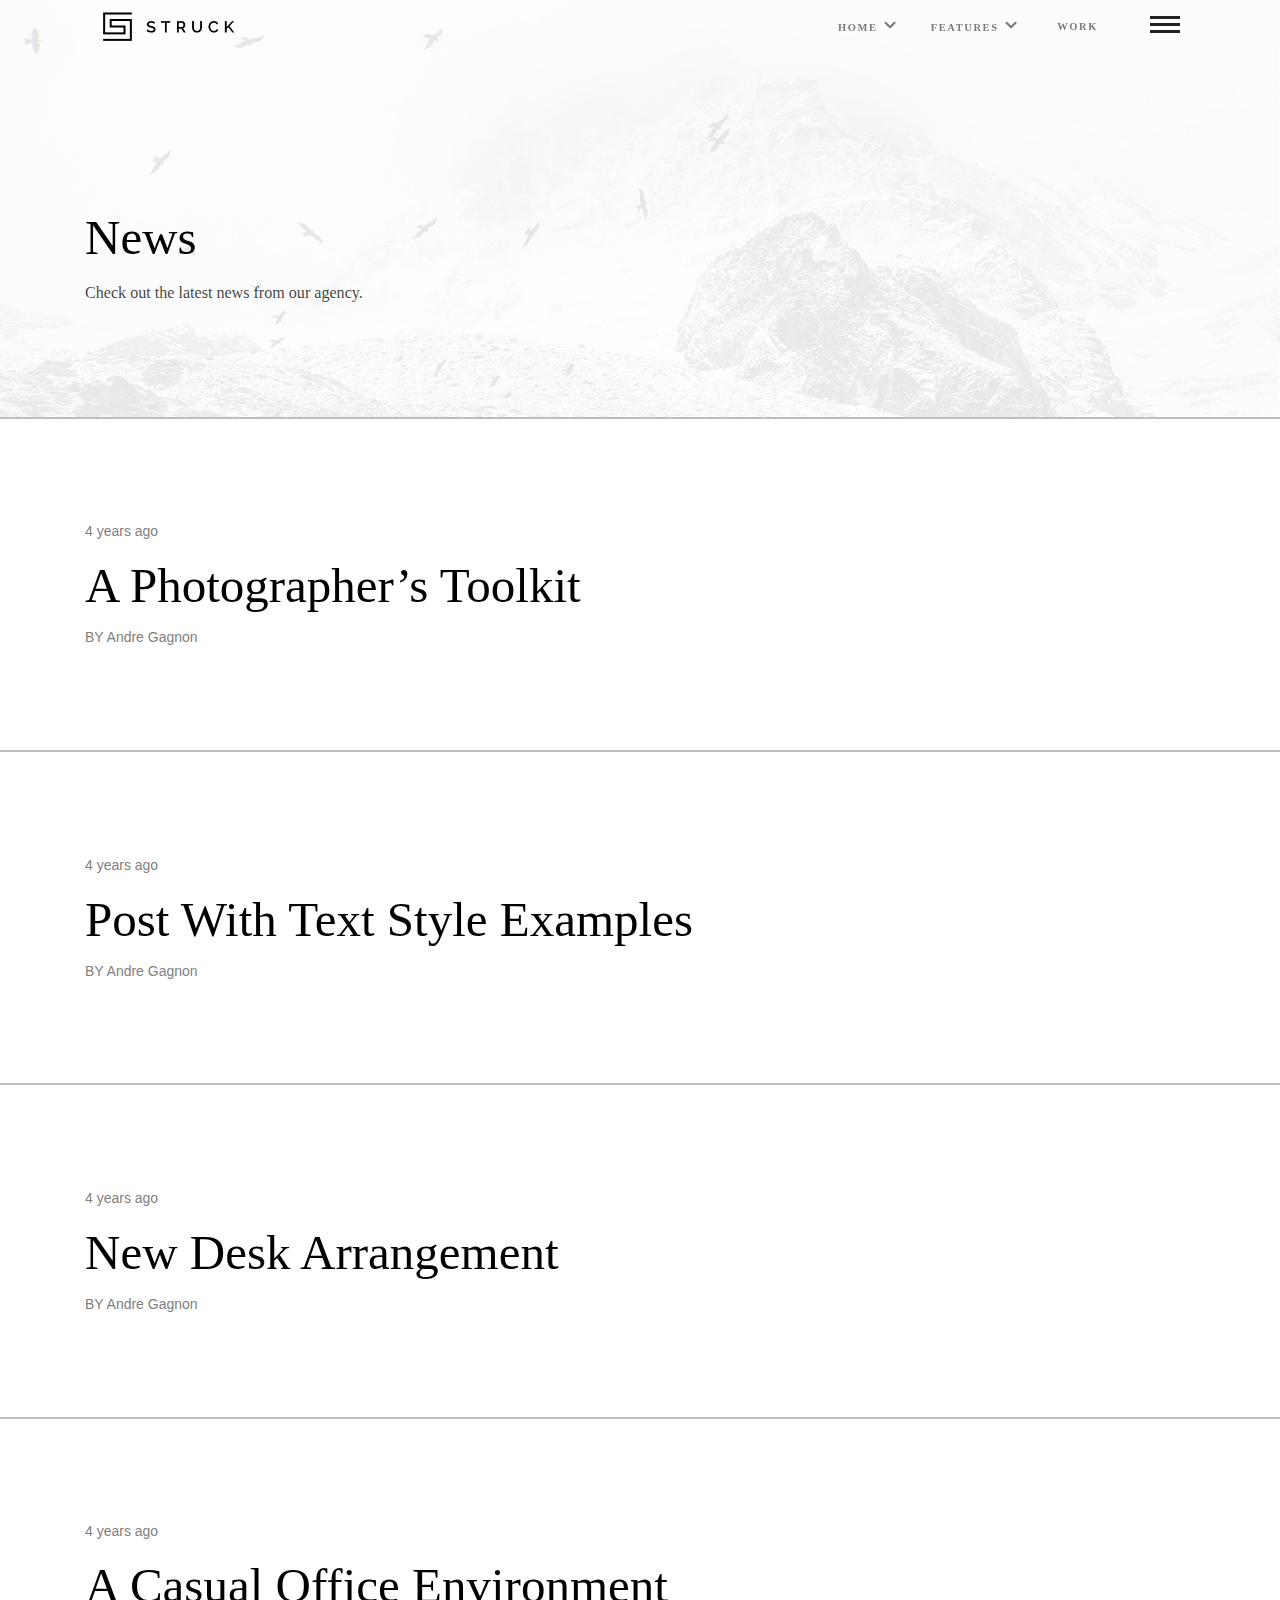
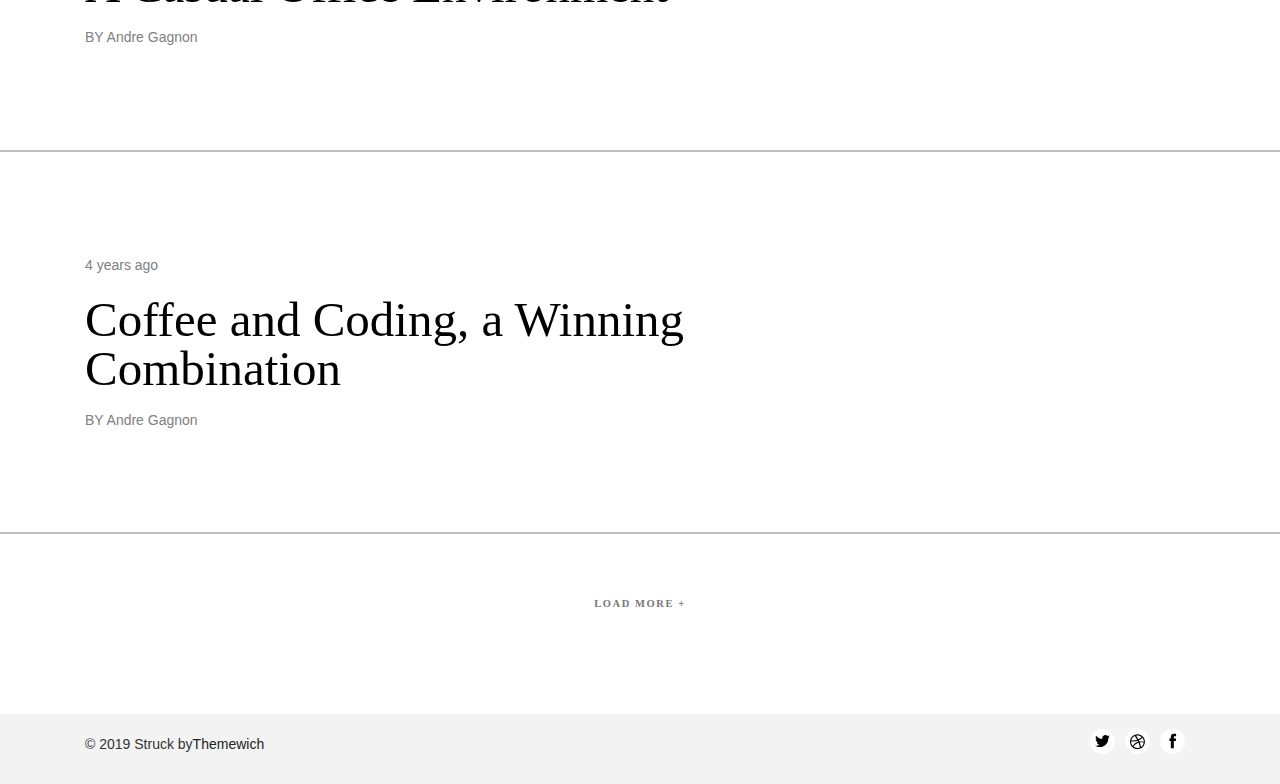
<file: html/News.html>
<!DOCTYPE html>
<html>
	<head>
		<meta charset="UTF-8">
		<title>News</title>
		<script type="text/javascript" src="../js/jquery.min.js"></script>
		<script type="text/javascript" src="../js/bootstrap.min.js"></script>
		<script type="text/javascript" src="../js/jquery.mousewheel.js"></script>
		<script type="text/javascript" src="../indexJs/second-menu.js"></script>
		<script type="text/javascript" src="../NewsJs/nav.js" ></script>
		<script type="text/javascript" src="../NewsJs/News.js" ></script>
		<link rel="stylesheet" type="text/css" href="../css/bootstrap.min.css"/>
		<link rel="stylesheet" type="text/css" href="../css/iconfont.css"/>
		<link rel="stylesheet" href="../NewsCss/News.css" />
		<link rel="stylesheet" href="../Our WorkCss/991.css" />
	</head>
	<body>
		<!--导航栏-->
		<div class="nav-fixed">
	    	<div class="container">
	    		<div class="col-md-3 col-xs-3">
		        	<div class="TopNav-Left-Logo">
						<h2>
							<a href="#">
								<img src="../indexImg/logo-Black.png"/>
							</a>
						</h2>
					</div>
		        </div>
		        
		        <div class="col-md-9 col-xs-9 nav-List">
		            <div class="row">
		                <div id="row-left" class="left col-md-11 col-xs-10" style="position: relative;z-index: 2;">
		                	<ul class="TopNav-content-Left" id="Letf-ul">
								<!--一级菜单-->
								<li class="TopNav-Left-li-01">
									<a href="../index.html">HOME
										<span class="iconfont">&#xe63d;</span>
									</a>
									<ul class="TopNav-second-Menu-01 All-menu"><!--二级菜单--></ul>						
								</li>
								<!--一级菜单-->
								<li class="TopNav-Left-li-02">
									<a href="Home – Portfolio.html">FEATURES
										<span class="iconfont">&#xe63d;</span>
									</a>
									<!--二级菜单-->
									<ul class="TopNav-second-Menu-02 All-menu">
										<li class="second-Menu-li-01">
											<a href="News.html">Sections
												<span class="iconfont">&#xeb1f;</span>
											</a>
											<ul class="TopNav-third-Menu-01 All-menu All-third-Menu"><!--三级菜单--></ul>
										</li>
										<li class="second-Menu-li-02">
											<a href="Page-With-Sidebar.html">Blog Options
												<span class="iconfont">&#xeb1f;</span>
											</a>
											<ul class="TopNav-third-Menu-02 All-menu All-third-Menu"><!--三级菜单--></ul>
										</li>
										<li class="second-Menu-li-03">
											<a href="video-backgrounds.html">Portfolio Options
												<span class="iconfont">&#xeb1f;</span>
											</a>
											<ul class="TopNav-third-Menu-03 All-menu All-third-Menu"><!--三级菜单--></ul>
										</li>
										<li class="second-Menu-li-04">
											<a href="#">Shortcodes
												<span class="iconfont">&#xeb1f;</span>
											</a>
											<ul class="TopNav-third-Menu-04 All-menu All-third-Menu"><!--三级菜单--></ul>
										</li>
										<li class="second-Menu-li-05">
											<a href="#">Pages
												<span class="iconfont">&#xeb1f;</span>
											</a>
											<ul class="TopNav-third-Menu-05 All-menu All-third-Menu"><!--三级菜单--></ul>
										</li>
										<li>
											<a href="#">Image Styles</a>
										</li>
									</ul>
								</li>
								<!--一级菜单-->
								<li class="TopNav-Left-li-03">
									<a href="Our Work.html">WORK</a>
								</li>
							</ul>
		                </div>
		                
		                <div class="col-md-1 col-xs-2 right">
		                	<a href="#" class="TopNav-content-Right">
								<span></span>
							</a>
		                </div>
		            </div>
		        </div>
	    	</div>
	    </div>
	
		<!--头部文字-->
	    <div class="Image-title">
	    	<div class="overlay overlay-bg" style="background-color: #ffffff;opacity: 0.9;"></div>
	    	<div class="container">
	    		<div class="col-md-8 title-container">
	    			<div class="Image-title-p01">
	    				<h1>News</h1>
	    			</div>
	    			<div class="Image-title-p02">
	    				<h2>Check out the latest news from our agency.</h2>
	    			</div>
	    		</div>
	    	</div>
	    </div>
	
		<!--主要内容-->
		<div class="content-AllBox">
			<!--1-->
			<div class="content-box-one">
				<a href="#" class="box-one-a">
					<div class="AllBox box-one">
				    	<div class="overlay overlay-box-one"></div>
				    	<div class="container">
				    		<div class="col-md-8 title-container">
				    			<div class="year">4 years ago</div>
				    			<div class="title title-one">
				    				<h1>A Photographer’s Toolkit</h1>
				    			</div>
				    			<div class="from">
				    				BY Andre Gagnon
				    			</div>
				    		</div>
				    	</div>
				   </div>
				</a>
			</div>
			
			<!--2-->
			<div class="content-box-one">
				<a href="#" class="box-two-a">
					<div class="AllBox box-two">
				    	<div class="overlay overlay-box-two"></div>
				    	<div class="container">
				    		<div class="col-md-8 title-container">
				    			<div class="year">4 years ago</div>
				    			<div class="title title-two">
				    				<h1>Post With Text Style Examples</h1>
				    			</div>
				    			<div class="from">
				    				BY Andre Gagnon
				    			</div>
				    		</div>
				    	</div>
				   </div>
				</a>
			</div>
		
			<!--3-->
			<div class="content-box-one">
				<a href="#" class="box-three-a">
					<div class="AllBox box-three">
				    	<div class="overlay overlay-box-three"></div>
				    	<div class="container">
				    		<div class="col-md-8 title-container">
				    			<div class="year">4 years ago</div>
				    			<div class="title title-three">
				    				<h1>New Desk Arrangement</h1>
				    			</div>
				    			<div class="from">
				    				BY Andre Gagnon
				    			</div>
				    		</div>
				    	</div>
				   </div>
				</a>
			</div>
			
			<!--4-->
			<div class="content-box-one">
				<a href="#" class="box-four-a">
					<div class="AllBox box-four">
				    	<div class="overlay overlay-box-four"></div>
				    	<div class="container">
				    		<div class="col-md-8 title-container">
				    			<div class="year">4 years ago</div>
				    			<div class="title title-four">
				    				<h1>A Casual Office Environment</h1>
				    			</div>
				    			<div class="from">
				    				BY Andre Gagnon
				    			</div>
				    		</div>
				    	</div>
				   </div>
				</a>
			</div>
		
			<!--5-->
			<div class="content-box-one">
				<a href="#" class="box-five-a">
					<div class="AllBox box-five">
				    	<div class="overlay overlay-box-five"></div>
				    	<div class="container">
				    		<div class="col-md-8 title-container">
				    			<div class="year">4 years ago</div>
				    			<div class="title title-five">
				    				<h1>Coffee and Coding, a Winning Combination</h1>
				    			</div>
				    			<div class="from">
				    				BY Andre Gagnon
				    			</div>
				    		</div>
				    	</div>
				   </div>
				</a>
			</div>
			
			<!--LOAD-->
    		<div class="content-first-03" data-max="2" data-current="1">
				<h3 class="more-posts tiny-details" data-next-page="2">
					<a href="http://struck.themewich.com/this-is-struck/page/2/">Load More 
						<span class="more-plus">+</span>
					</a>		
				</h3>
				<div class="clear"></div>
			</div>
			
		</div>
		
		<!--底部-->
	    <div class="footer">
    		<div class="container">
    			<div class="col-md-6 footer-box-left">
    				© 2019 Struck by<a href="http://themewich.com/">Themewich</a>
    			</div>
    			<div class="col-md-6 footer-box-right">
    				<a href="http://facebook.com/themewich" class="img-icon facebook"></a>
    				<a href="http://dribbble.com/ajgagnon" class="img-icon dribbble"></a>
    				<a href="http://twitter.com/ajgagnon" class="img-icon twitter"></a>
    			</div>
    		</div>
    	</div>
    	
	</body>
</html>
</file>
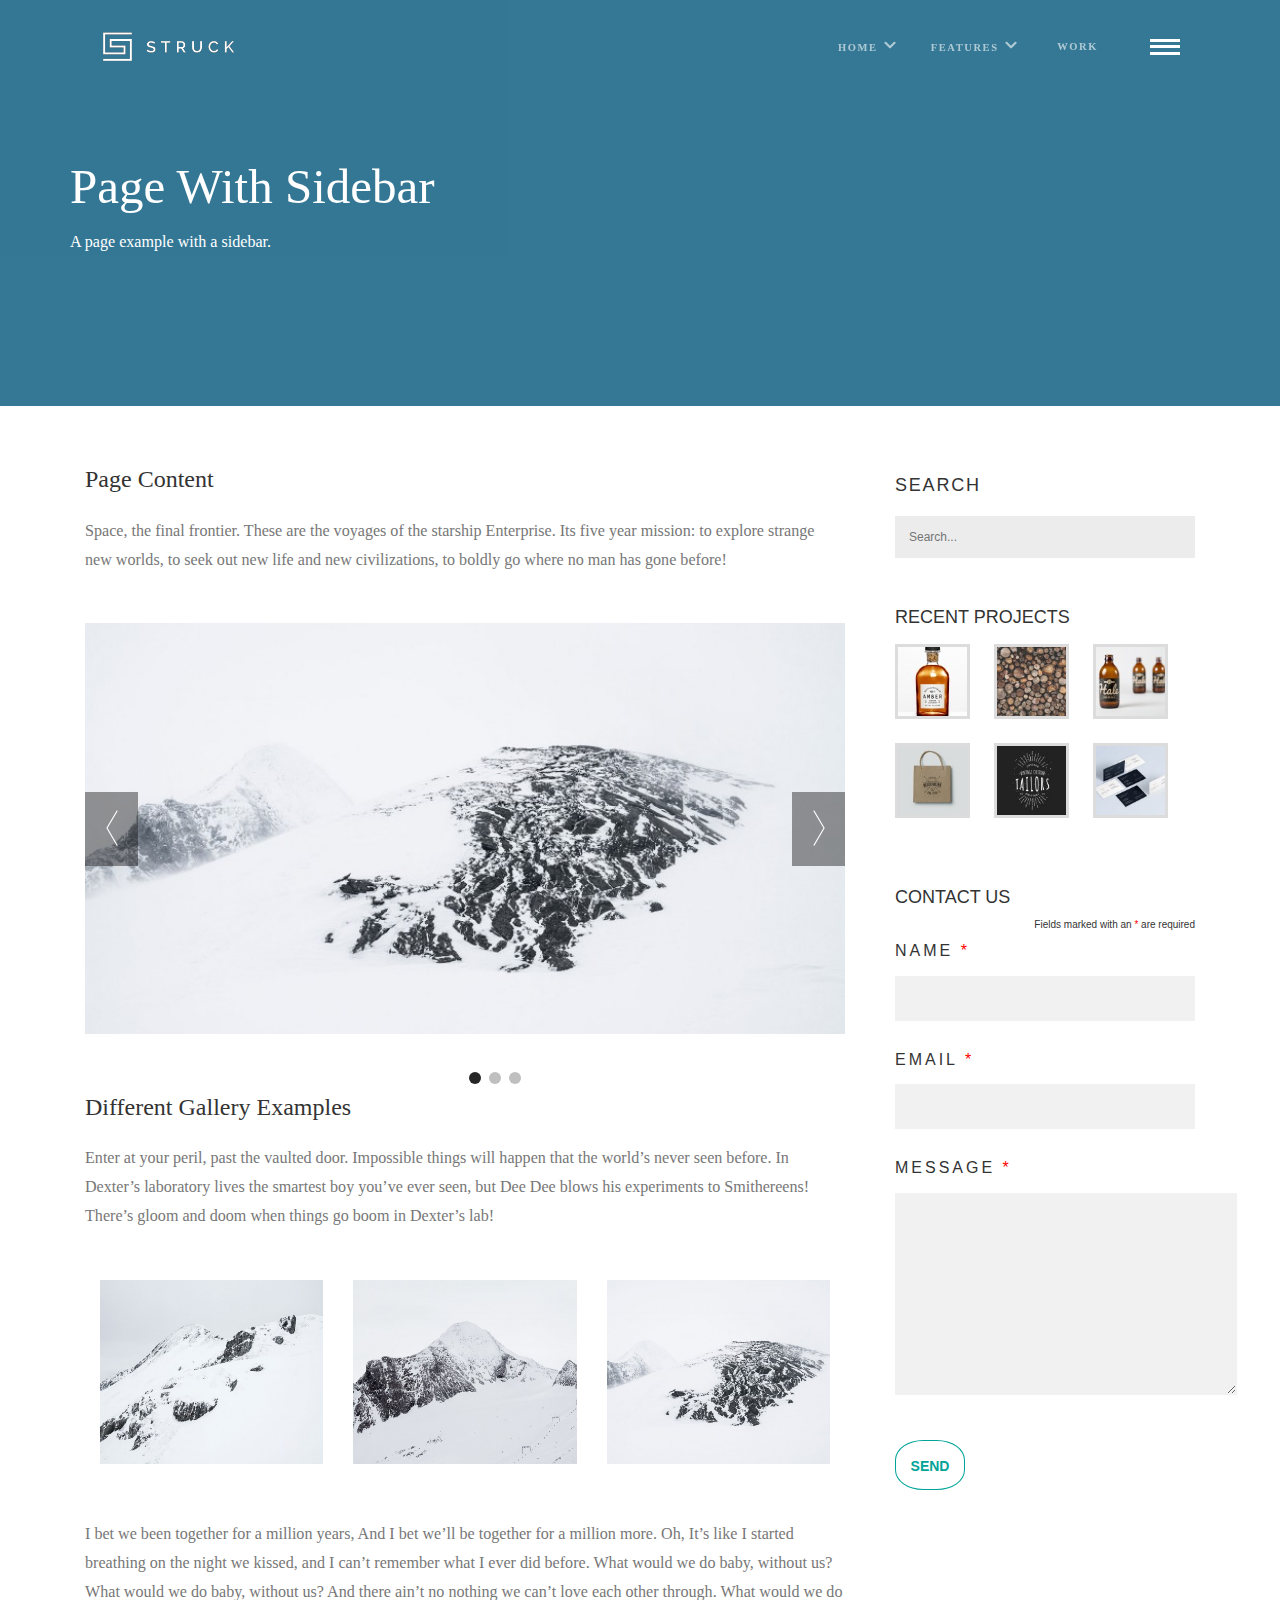
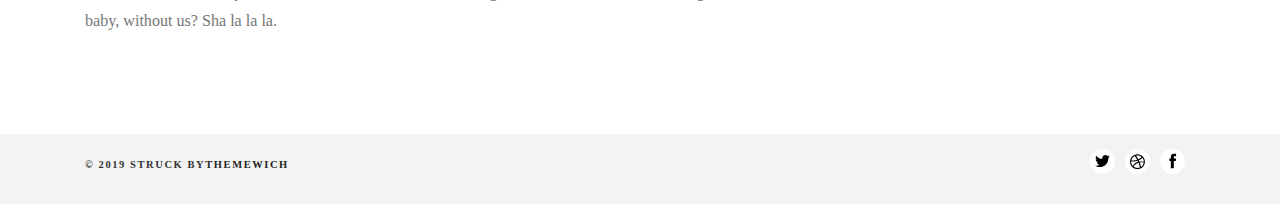
<file: html/Page-With-Sidebar.html>
<!DOCTYPE html>
<html>
	<head>
		<meta charset="UTF-8">
		<title>Page-with-Sidebar</title>
		<script type="text/javascript" src="../js/jquery.min.js"></script>
		<script type="text/javascript" src="../js/bootstrap.min.js"></script>
		<script type="text/javascript" src="../js/jquery.mousewheel.js"></script>
		<script type="text/javascript" src="../indexJs/second-menu.js"></script>
		<script type="text/javascript" src="../Page-with-SidebarJs/carousel.js" ></script>
		<script type="text/javascript" src="../Our WorkJs/nav.js" ></script>
		<script type="text/javascript" src="../Page-with-SidebarJs/input-value.js" ></script>
		<link rel="stylesheet" type="text/css" href="../css/bootstrap.min.css"/>
		<link rel="stylesheet" type="text/css" href="../css/iconfont.css"/>
		<link rel="stylesheet" type="text/css" href="../css/words.css"/>
		<link rel="stylesheet" type="text/css" href="../Page-with-SidebarCss/Page-with-Sidebar.css"/>
		<link rel="stylesheet" href="../Our WorkCss/991.css" />
	</head>
	<body>
		<!--导航-->
		<div class="nav-fixed">
	    	<div class="container">
	    		<div class="col-md-3 col-xs-3">
		        	<div class="TopNav-Left-Logo">
						<h2>
							<a href="#">
								<img src="../indexImg/logo-Black.png" class="bgBlack"/>
								<img src="../indexImg/logo-white.png" class="bgWhite"/>
							</a>
						</h2>
					</div>
		        </div>
		        
		        <div class="col-md-9 col-xs-9 nav-List">
		            <div class="row">
		                <div id="row-left" class="left col-md-11 col-xs-10" style="position: relative;z-index: 2;">
		                	<ul class="TopNav-content-Left" id="Letf-ul">
								<!--一级菜单-->
								<li class="TopNav-Left-li-01">
									<a href="../index.html">HOME
										<span class="iconfont">&#xe63d;</span>
									</a>
									<ul class="TopNav-second-Menu-01 All-menu"><!--二级菜单--></ul>						
								</li>
								<!--一级菜单-->
								<li class="TopNav-Left-li-02">
									<a href="Home – Portfolio.html">FEATURES
										<span class="iconfont">&#xe63d;</span>
									</a>
									<!--二级菜单-->
									<ul class="TopNav-second-Menu-02 All-menu">
										<li class="second-Menu-li-01">
											<a href="News.html">Sections
												<span class="iconfont">&#xeb1f;</span>
											</a>
											<ul class="TopNav-third-Menu-01 All-menu All-third-Menu"><!--三级菜单--></ul>
										</li>
										<li class="second-Menu-li-02">
											<a href="Page-With-Sidebar.html">Blog Options
												<span class="iconfont">&#xeb1f;</span>
											</a>
											<ul class="TopNav-third-Menu-02 All-menu All-third-Menu"><!--三级菜单--></ul>
										</li>
										<li class="second-Menu-li-03">
											<a href="video-backgrounds.html">Portfolio Options
												<span class="iconfont">&#xeb1f;</span>
											</a>
											<ul class="TopNav-third-Menu-03 All-menu All-third-Menu"><!--三级菜单--></ul>
										</li>
										<li class="second-Menu-li-04">
											<a href="#">Shortcodes
												<span class="iconfont">&#xeb1f;</span>
											</a>
											<ul class="TopNav-third-Menu-04 All-menu All-third-Menu"><!--三级菜单--></ul>
										</li>
										<li class="second-Menu-li-05">
											<a href="#">Pages
												<span class="iconfont">&#xeb1f;</span>
											</a>
											<ul class="TopNav-third-Menu-05 All-menu All-third-Menu"><!--三级菜单--></ul>
										</li>
										<li>
											<a href="#">Image Styles</a>
										</li>
									</ul>
								</li>
								<!--一级菜单-->
								<li class="TopNav-Left-li-03">
									<a href="Our Work.html">WORK</a>
								</li>
							</ul>
		                </div>
		                
		                <div class="col-md-1 col-xs-2 right">
		                	<a href="#" class="TopNav-content-Right">
								<span class="one"></span>
								<span class="two"></span>
								<span class="three"></span>
							</a>
		                </div>
		            </div>
		        </div>
	    	</div>
	    </div>
	    
	    <!--头部文字-->
	    <div class="Image-title">
	    	<div class="container">
	    		<div class="col-md-8 title-container">
	    			<div class="Image-title-p01">
	    				<h1>Page With Sidebar</h1>
	    			</div>
	    			<div class="Image-title-p02">
	    				<h2>A page example with a sidebar.</h2>
	    			</div>
	    		</div>
	    	</div>
	    </div>
	    
	    <!--主要内容-->
	    <div class="page-content">
	    	<div class="container">
	    		<div class="col-md-12">
	    			<!--左边内容-->
	    			<div class="page-content-left">
	    				<h3>Page Content</h3>
	    				<p>Space, the final frontier. These are the voyages of the starship Enterprise. Its five year mission: to explore strange new worlds, to seek out new life and new civilizations, to boldly go where no man has gone before!</p>
	    				<div class="content-left-imgList-01">
	    					<div class="content-left-imgList-Play" style="position: relative;">
	    						<div class="imgList-viewport">
	    							<ul class="imgList-viewport-ul">
	    								<li class="imgList-viewport-li">
	    									<img src="../Page-with-SidebarImg/imgList-01.jpg"/>
	    								</li>
	    								<li class="imgList-viewport-li">
	    									<img src="../Page-with-SidebarImg/imgList-02.jpg"/>
	    								</li>
	    								<li class="imgList-viewport-li">
	    									<img src="../Page-with-SidebarImg/imgList-03.jpg"/>
	    								</li>
	    							</ul>
	    						</div>
	    						<div class="imgList-Buttom">
	    							<a class="imgList-Buttom-left">left</a>
	    							<a class="imgList-Buttom-right">right</a>
	    						</div>
	    						<div class="imgList-PlayButtom">
    								<a href="#" class="Button-circle active">1</a>
    								<a href="#" class="Button-circle">2</a>
    								<a href="#" class="Button-circle">3</a>
	    						</div>
	    					</div>
	    				</div>
	    				<div class="clear"></div>
	    				<h3>Different Gallery Examples</h3>
	    				<p>Enter at your peril, past the vaulted door. Impossible things will happen that the world’s never seen before. In Dexter’s laboratory lives the smartest boy you’ve ever seen, but Dee Dee blows his experiments to Smithereens! There’s gloom and doom when things go boom in Dexter’s lab!</p>
	    				<div class="content-left-imgList-02">
	    					<div class="col-md-4 imgList-img">
								<a href="#">
									<img src="../Page-with-SidebarImg/mountain-01.jpg"/>
									<div class="imgList-opacity">
										<span>Sed egestas, ante et vulputate volutpat, eros pede semper est.</span>
									</div>	
								</a>
								
							</div>
							<div class="col-md-4 imgList-img">
								<a href="#">
									<img src="../Page-with-SidebarImg/mountain-02.jpg"/>
									<div class="imgList-opacity">
										<span>Morbi purus libero, faucibus adipiscing, commodo quis, gravida id, est.</span>
									</div>	
								</a>
							</div>
							<div class="col-md-4 imgList-img">
								<a href="#">
									<img src="../Page-with-SidebarImg/mountain-03.jpg"/>
									<div class="imgList-opacity">
										<span>Sed egestas, ante et vulputate volutpat, eros pede semper est.</span>
									</div>	
								</a>
							</div>
	    				</div>
	    				<div class="clear"></div>
	    				<p>I bet we been together for a million years, And I bet we’ll be together for a million more. Oh, It’s like I started breathing on the night we kissed, and I can’t remember what I ever did before. What would we do baby, without us? What would we do baby, without us? And there ain’t no nothing we can’t love each other through. What would we do baby, without us? Sha la la la.</p>
	    			</div>
	    			<!--右边内容-->
	    			<div class="page-content-right">
	    				<div class="right-search">
	    					<h4>SEARCH</h4>
	    					<div class="right-search-box">
	    						<input type="text" placeholder="Search..." />
	    					</div>
	    				</div>
	    				
	    				<div class="right-projects">
	    					<h4>RECENT PROJECTS</h4>
	    					<div class="right-projects-imgList">
	    						<div class="projects-imgBox">
	    							<a href="#">
	    								<img src="../Page-with-SidebarImg/right-imgList01.jpg" width="100px" height="100px"/>
	    							</a>
	    						</div>
	    						<div class="projects-imgBox">
	    							<a href="#">
	    								<img src="../Page-with-SidebarImg/right-imgList02.jpg" width="100px" height="100px"/>
	    							</a>
	    						</div>
	    						<div class="projects-imgBox">
	    							<a href="#">
	    								<img src="../Page-with-SidebarImg/right-imgList03.jpg" width="100px" height="100px"/>
	    							</a>
	    						</div>
	    						<div class="projects-imgBox">
	    							<a href="#">
	    								<img src="../Page-with-SidebarImg/right-imgList04.jpg" width="100px" height="100px"/>
	    							</a>
	    						</div>
	    						<div class="projects-imgBox">
	    							<a href="#">
	    								<img src="../Page-with-SidebarImg/right-imgList05.jpg" width="100px" height="100px"/>
	    							</a>
	    						</div>
	    						<div class="projects-imgBox">
	    							<a href="#">
	    								<img src="../Page-with-SidebarImg/right-imgList06.jpg" width="100px" height="100px"/>
	    							</a>
	    						</div>
	    					</div>
	    				</div>
	    				
	    				<div class="right-formBox">
	    					<h4>CONTACT US</h4>
	    					<p>Fields marked with an <span class="star">*</span> are required</p>
	    					
	    					<h3>NAME <span>*</span></h3>
	    					<input type="text" name="" id="" value="" class="inputBox name" />
	    					<span class="point point-name"></span>
	    					
	    					<h3 style="margin-top: 30px;">EMAIL <span>*</span></h3>
	    					<input type="text" name="" id="" value="" class="inputBox email" />
	    					<span class="point point-email"></span>
	    					
	    					<h3 style="margin-top: 30px;">MESSAGE  <span>*</span></h3>
	    					<textarea name="" rows="10" cols="40" class="textBox message"></textarea>
	    					<span class="point point-message"></span>
	    					
	    					<div class="lastBox"><a>SEND</a></div>
	    					<br />
	    					<br />
	    					<br />
	    					<br />
	    					<br />
	    					<span class="point-text">Please correct errors before submitting this form.</span>
	    				</div>
	    			</div>
	    		</div>
	    	</div>
	    </div>
	    
	    <!--底部-->
	    <div class="footer">
    		<div class="container">
    			<div class="col-md-6 footer-box-left">
    				© 2019 Struck by<a href="http://themewich.com/">Themewich</a>
    			</div>
    			<div class="col-md-6 footer-box-right">
    				<a href="http://facebook.com/themewich" class="img-icon facebook"></a>
    				<a href="http://dribbble.com/ajgagnon" class="img-icon dribbble"></a>
    				<a href="http://twitter.com/ajgagnon" class="img-icon twitter"></a>
    			</div>
    		</div>
    	</div>
	</body>
</html>
</file>
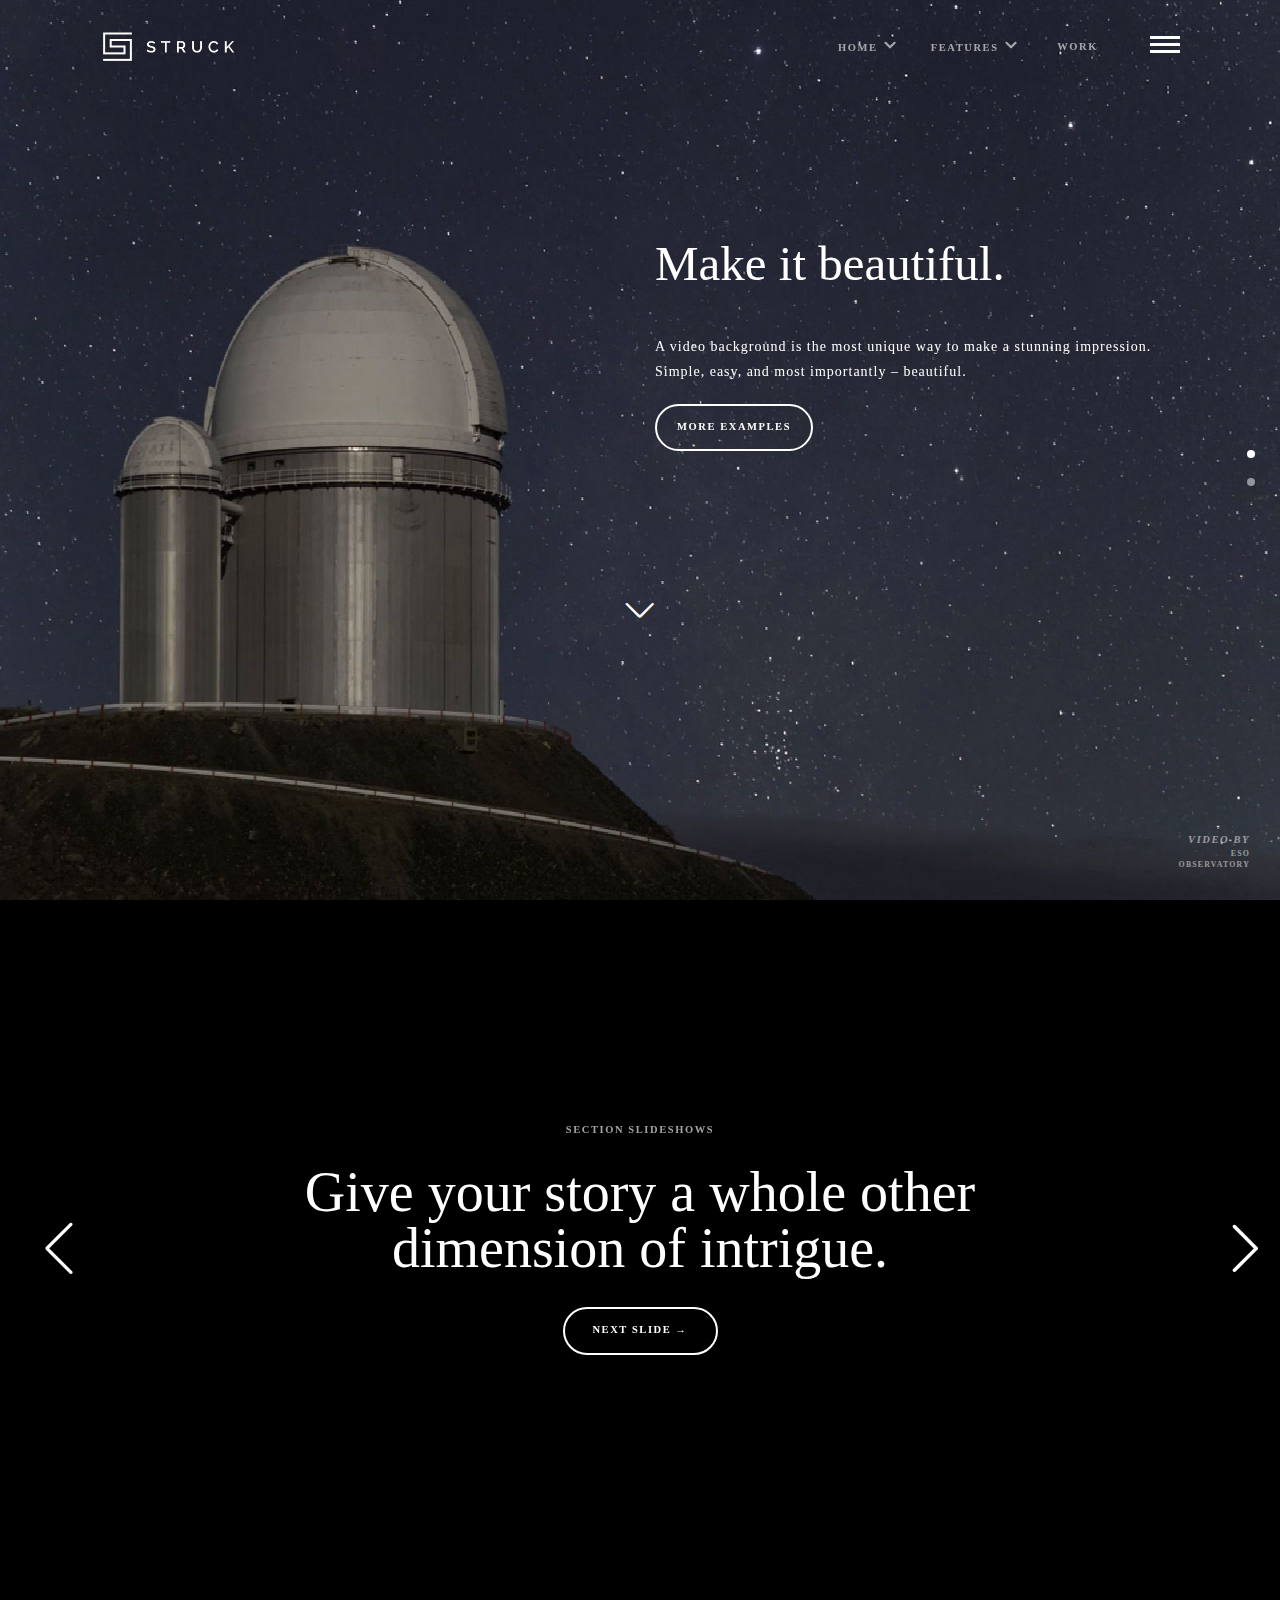
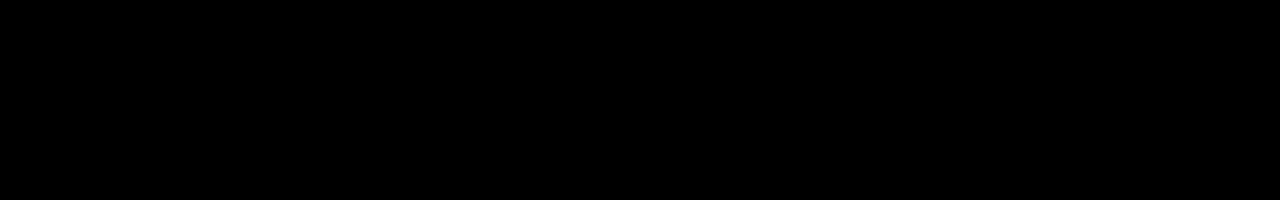
<file: html/video-backgrounds.html>
<!DOCTYPE html>
<html>
	<head>
		<meta charset="UTF-8">
		<title>video-backgrounds</title>
		<script type="text/javascript" src="../js/jquery.min.js"></script>
		<script type="text/javascript" src="../js/bootstrap.min.js"></script>
		<script type="text/javascript" src="../js/jquery.mousewheel.js"></script>
		<script type="text/javascript" src="../indexJs/second-menu.js"></script>
		<script type="text/javascript" src="../video-backgroundsJs/video-backgrounds.js" ></script>
		<link rel="stylesheet" type="text/css" href="../css/bootstrap.min.css"/>
		<link rel="stylesheet" href="../css/iconfont.css" />
		<link rel="stylesheet" href="../video-backgroundsCss/video-backgrounds.css" />
		<link rel="stylesheet" href="../css/words.css" />
	</head>
	<body>
		<!--导航栏-->
		<div class="nav-fixed">
	    	<div class="container">
	    		<div class="col-md-3 col-xs-3">
		        	<div class="TopNav-Left-Logo">
						<h2>
							<a href="#">
								<img src="../indexImg/logo-white.png"/>
							</a>
						</h2>
					</div>
		        </div>
		        
		        <div class="col-md-9 col-xs-9 nav-List">
		            <div class="row">
		                <div id="row-left" class="left col-md-11 col-xs-10" style="position: relative;z-index: 2;">
		                	<ul class="TopNav-content-Left" id="Letf-ul">
								<!--一级菜单-->
								<li class="TopNav-Left-li-01">
									<a href="../index.html">HOME
										<span class="iconfont">&#xe63d;</span>
									</a>
									<ul class="TopNav-second-Menu-01 All-menu"><!--二级菜单--></ul>						
								</li>
								<!--一级菜单-->
								<li class="TopNav-Left-li-02">
									<a href="Home – Portfolio.html">FEATURES
										<span class="iconfont">&#xe63d;</span>
									</a>
									<!--二级菜单-->
									<ul class="TopNav-second-Menu-02 All-menu">
										<li class="second-Menu-li-01">
											<a href="News.html">Sections
												<span class="iconfont">&#xeb1f;</span>
											</a>
											<ul class="TopNav-third-Menu-01 All-menu All-third-Menu"><!--三级菜单--></ul>
										</li>
										<li class="second-Menu-li-02">
											<a href="Page-With-Sidebar.html">Blog Options
												<span class="iconfont">&#xeb1f;</span>
											</a>
											<ul class="TopNav-third-Menu-02 All-menu All-third-Menu"><!--三级菜单--></ul>
										</li>
										<li class="second-Menu-li-03">
											<a href="video-backgrounds.html">Portfolio Options
												<span class="iconfont">&#xeb1f;</span>
											</a>
											<ul class="TopNav-third-Menu-03 All-menu All-third-Menu"><!--三级菜单--></ul>
										</li>
										<li class="second-Menu-li-04">
											<a href="#">Shortcodes
												<span class="iconfont">&#xeb1f;</span>
											</a>
											<ul class="TopNav-third-Menu-04 All-menu All-third-Menu"><!--三级菜单--></ul>
										</li>
										<li class="second-Menu-li-05">
											<a href="#">Pages
												<span class="iconfont">&#xeb1f;</span>
											</a>
											<ul class="TopNav-third-Menu-05 All-menu All-third-Menu"><!--三级菜单--></ul>
										</li>
										<li>
											<a href="#">Image Styles</a>
										</li>
									</ul>
								</li>
								<!--一级菜单-->
								<li class="TopNav-Left-li-03">
									<a href="Our Work.html">WORK</a>
								</li>
							</ul>
		                </div>
		                
		                <div class="col-md-1 col-xs-2 right">
		                	<a href="#" class="TopNav-content-Right">
								<span></span>
							</a>
		                </div>
		            </div>
		        </div>
	    	</div>
	    </div>
	
		<!--内容-->
		<!--右侧导航栏-->
		<ol class="side">
			<li class="active"></li>
			<li></li>
		</ol>
		
		<!--正文内容-->
		<section>
			<div class="screen01">
				<div class="screen01-box">
					<div class="container screen01-box-content">
						<div class="screen-box-content">
							<div class="col-md-6"></div>
							<div class="col-md-6 screen-box-right">
								<div class="screen01-title">
									<h1>Make it beautiful.</h1>
								</div>
								<hr />
								<p>A video background is the most unique way to make a stunning impression. Simple, easy, and most importantly – beautiful.</p>
								<div class="screen01-btn">
									<a href="#">More Examples</a>
								</div>
							</div>
						</div>
					</div>
				</div>
				
				<a href="#" class="drop-down">
 					<span class="iconfont">&#xe679;</span>
 				</a>
 				
 				<div class="text-right-contennt">
 					<i>Video By</i>
 					<br />
 					<a href="http://www.eso.org/public/">
 						ESO
 						<br />
 						OBSERVATORY
 					</a>
 				</div>
			</div>
			
			<div class="screen02">
				<div id="slide-0" class="slide  slide-0 nav-overlayimage-background dark-section layout-center no-image" data-slide="0" data-anchor="0" data-title="Give your story a whole other dimension of intrigue.">
					<div class="fp-tableCell" style="height: 657px;">
						<div class="container">
		 					<div class=" screen1-content" style="padding: 90px 0;">
		 						<div class="screen1-box-01">
			 						<div class="col-md-8 col-md-offset-2 screen1-box-inner screen-box">
			 							<div class="screen1-box-inner-content screen-box-play no">
			 								<p>Section Slideshows</p>     
											<h2 style="font-size: 4em;">Give your story a whole other dimension of intrigue.</h2>
											<a href="#" style="width: 155px;">Next Slide  →</a>
			 							</div>
			 						</div>
			 					</div>
		 					</div>
		 				</div>
					</div>
	 				<div class="text-right-contennt" style="color: black;top: 0px;">
	 					Image by
	 					<a href="http://google.com" style="color: black;">John Doe</a>
	 				</div>
	 				
	 				<div class="ImgBtn-Box">
	 					<span class="iconfont02 btn-left left">&#xe610;</span>
	 					<span class="iconfont02 btn-right right">&#xe64a;</span>
	 				</div>
				</div>
			</div>
			
		</section>
	</body>
</html>
</file>
<file: indexCss/index.css>
*{
	margin: 0 auto;
	padding: 0;
	list-style: none;
	text-decoration: none;
}
html,body,.section-img{
	width: 100%;
	height: 100%;
}
body{
	overflow: hidden;
}
.container>.row{
	position: relative;
	z-index: 2;
}
.left{
	float: left;
	height: 100px;
}
.right{
	float: right;
	/*height: 100px;*/
}
/*------------------------导航----------------------------*/
.nav-fixed{
	padding: 20px 0;
}
/*导航左边的logo*/
.TopNav-Left-Logo{
	width: 151px;
	height: 50px;
	padding-left: 15px;
	margin: 0;
	float: left;
}
.TopNav-Left-Logo h2{
	margin: 7px 0;
}
.TopNav-Left-Logo a{
	width: 136px;
	height: 35px;
	display: block;
}
.TopNav-Left-Logo a img{
	width: 136px;
	height: 35px;
}
.bgWhite{
	position: relative;
	top: -36px;
	z-index: 2;
}
.bgBlack{
	position: relative;
	z-index: 1;
}

/*导航右边的菜单*/
.TopNav-content-Left{
	width: 303.641px;
	height: 41.781px;
	margin: 0;
	float: right;
	line-height: 50px;
}
.TopNav-content-Left li{
	margin-left: 1px;
	float: left;
}
.TopNav-Left-li-01{
	width: 91.859px;
}
.TopNav-Left-li-01:hover .TopNav-second-Menu-01{
	display: block;
}
.TopNav-Left-li-02{
	width: 125.469px;
}
.TopNav-Left-li-02:hover .TopNav-second-Menu-02{
	display: block;
}
.TopNav-Left-li-03{
	width: 83.313px;
}
.TopNav-content-Left li a{
	width: 62px;
	height: 12px;
	padding: 14.4px 12px 14.4px 16.8px;
	margin: 0 auto;
	line-height: 50px;
	color: #fff;
	opacity: 0.6;
	font-family: Montserrat;
    text-transform: uppercase;
    letter-spacing: .15em;
    font-weight: 700;
    font-size: .75em;
}
.TopNav-content-Left li a:hover{
	text-decoration: none;
	opacity: 1;
}

/*二级菜单*/
.TopNav-second-Menu-01{
	width: 173px;
	height: 209px;
	background: #fff;
}
.TopNav-second-Menu-02{
	width: 173px;
	height: 263px;
	background: #fff;
}
.TopNav-second-Menu-02 li{
	width: 163px;
	height: 38px;
}

/*三级菜单*/
.All-third-Menu{
	background: #fff;
	position: relative;
	top: -50px;
	left: 166px;
}
.TopNav-third-Menu-01{
	width: 163px;
	height: 219px;
}
.second-Menu-li-01:hover .TopNav-third-Menu-01{
	display: block;
}
.TopNav-third-Menu-02{
	width: 163px;
	height: 132px;
}
.second-Menu-li-02:hover .TopNav-third-Menu-02{
	display: block;
}
.TopNav-third-Menu-03{
	width: 163px;
	height: 132px;
}
.second-Menu-li-03:hover .TopNav-third-Menu-03{
	display: block;
}
.TopNav-third-Menu-04{
	width: 163px;
	height: 88px;
}
.second-Menu-li-04:hover .TopNav-third-Menu-04{
	display: block;
}
.TopNav-third-Menu-05{
	width: 163px;
	height: 145px;
}
.second-Menu-li-05:hover .TopNav-third-Menu-05{
	display: block;
}

/*所有菜单*/
.All-menu{
	padding: 10px 5px;
	border: 1px solid whitesmoke;
	margin: 0;
	display: none;
}
.All-menu li a{
	width: 163px;
	height: 14px;
	padding: 14.4px 16.8px;
	margin: 0;
	margin-bottom: 10px;
	display: block;
    color: #222;
    font-weight: 700;
    font-family: Montserrat;
    text-transform: none;
    letter-spacing: 0;
    line-height: 13px;
}

/*三条杠*/
.TopNav-content-Right{
	width: 30px;
	height: 50px;
	margin: 0 15px 0 20px;
	display: block;
	float: right;
    cursor: pointer;
    position: relative;
    z-index: 3;
}
.TopNav-content-Right .two{
	width: 30px;
	height: 3px;
	background-color: #fff;
	margin-top: -2px;
	display: block;
	position: relative;
    top: 35%;
    left: 0;
}
.TopNav-content-Right .one{
	width: 30px;
	height: 3px;
	display: block;
	position: relative;
    top: 50%;
    left: 0;
    background-color: #fff;
}
.TopNav-content-Right .three{
	width: 30px;
	height: 3px;
	display: block;
	position: relative;
    top: 55%;
    left: 0;
    background-color: #fff;
}
.TopNav-content-Right:hover .two{
	transition: 0.3s;
	transform: translateY(-2px);
}
.TopNav-content-Right:hover .three{
	transition: 0.3s;
	transform: translateY(2px);
}

/*------------------------图片滚动----------------------------*/
section{
	width: 100%;
	height: 100%;
	position: absolute;
	top: 0;
	z-index: 1;
}
section>div{
	width: 100%;
	height: 100%;
	position: relative;
	top: 0;
}
section .screen1{
	background: url(../indexImg/video-background1.jpg);
	background-size: 100% 100%;
}
section .screen2{
	background: url(../indexImg/video-background2.jpg);
	background-size: 100% 100%;
}
section .screen3{
	background: url(../indexImg/video-background3.jpg);
	background-size: 100% 100%;
}

/*---------------------第一页-------------------------*/
.fp-tableCell{
	width: 1366px;
    display: table-cell;
    vertical-align: middle;
}
.screen1-content{
	margin: 0;
    transform-style: preserve-3d;
    min-height: 100%;
    position: relative;
    z-index: 1;
}
.screen1-box-01{
	height: 251px;
}
.screen1-box-inner{
	width: 760px;
	height: 251px;
}
.screen1-box-inner-content{
	/*width: 730px;*/
	height: 231px;
	margin-top: 20px;
}
.screen1-box-inner-content p{
	width: 100%;
	height: 16px;
	margin-bottom: 25px;
	visibility: inherit; 
	opacity: 1; 
	color: #a3a3a2;
	transform: matrix(1, 0, 0, 1, 0, 0);
}
.screen1-box-inner-content p,.screen1-box-inner-content a{
    text-align: center;
}
.screen1-box-inner-content h2{
	padding: 0;
    margin: 0 0 .55em;
    text-align: center;
}
.screen1-box-inner-content a{
	width: 147px;
	height: 48px;
	padding: 14px 20px;
	margin: 0 auto;
	color: #fff;
	border: 2px solid #fff;
	border-radius: 100px;
    display: block;
}
.screen1-box-inner-content a:hover{
	text-decoration: none;
	color: black;
	background: #fff;
	transition: 1s;
}
/*文字动画效果*/
.no p,
.no h2,
.no a,
.no span,
hr{
	opacity: 0.1;
	transform: scale(0.1);
}
.screen1-box-inner p,
.screen1-box-inner h2,
.screen1-box-inner a,
.screen2-box-inner h2,
hr,
.screen2-box-inner p,
.screen2-box-inner span,
.screen2-box-inner a{
	transition: 2s;
}
/*---------------------第二页-------------------------*/
.screen2-content{
	padding: 0;
	margin: 0 auto;
	transform-style: preserve-3d;
    height: auto;
    min-height: 100%;
    position: relative;
    z-index: 1;
}
.screen2-content-Box{
	width: ;
}
.screen2-box-inner h2{
	width: 540px;
	height: 112px;
	margin-bottom: 30px;
}
hr{
	width: 100px;
    height: 2px;
    border: 0;
    margin: 5px 0 22px;
    padding: 0;
}
.screen2-box-inner p{
	width: 440px;
	height: 84px;
	margin-bottom: 30px;
	margin: 0;
}
.screen2-box-inner p{
    font-family: "Open Sans";
    line-height: 1.8em;
    font-weight: 400;
    font-style: normal;
    font-size: 1.2em;
    color: #fff;
}
.screen2-box-inner a,.screen2-box-inner a:hover{
    color: #fff;
    text-decoration: none;
    line-height: 20px;
}



/*---------------------第三页-------------------------*/
.btn-left{
	left: 30px;
}
.btn-right{
	right: 30px;
}

/*---------------------下方按钮-------------------------*/
.drop-down{
	width: 30px;
	height: 30px;
	text-align: center;
	display: block;
	position: relative;
	top: -10%;
}
.drop-down span{
	width: 30px;
	height: 30px;
	display: inline-block;
	text-align: center;
	color: #fff;
	animation: ud 1s linear infinite;
}
@keyframes ud{
	0%{
		transform: translate(0 , 0);
	}
	50%{
		transform: translate(0 , -20px);
	}
	100%{
		transform: translate(0 , 0);
	}
}

/*---------------------右方字体-------------------------*/
.text-right-contennt{
	width: 160px;
	height: 88px;
    float: right;
    padding: 30px;
    margin-top: -100px;
    z-index: 3;
    font-size: 10px;
    line-height: 14px;
    opacity: .5;
    text-align: right;
    position: relative;
	top: -10%;
}
.text-right-contennt,.text-right-contennt a,.text-right-contennt a:hover{
    color: #fff;
    display: block;
    text-decoration: none;
}

/*<!--右侧导航栏-->*/
.side{
    position: fixed;
    right: 25px;
    top: 50%;
    z-index: 6;
}
.side li{
	width: 8px;
    height: 8px;
    border-radius: 50%;
    background: #94959c;
    margin-bottom: 20px;
    cursor: pointer;
    animation: navturn 6s linear infinite;
}
.side .active{
	background: #fff;
}
.dis{
	display: none;
}

/*---------------------第四页-------------------------*/
.screen4{
	width: 100%;
	height: 100%;
	position: relative;
	top: -14%;
}
.out_box {
    /*将外面的box高度和内容区域congtents设置一样，宽度比内容小20px，20px的宽度足以隐藏滚动条*/
    width: 100%;
    height: 100%;
    overflow: hidden;
}            
.inner_box {
	width: 100%;
    height: 100%;
    left: 0;
    overflow-x: hidden;
    overflow-y: scroll;
    z-index: 3;
}
.contents {
    width: 100%;
    height: 100%;
}

/*头部*/
.content-box-Top{
	width: 100%;
	height: 410px;
	background-image: url(../indexImg/screen4-01.jpg);
	background-repeat: no-repeat;    /*不重复*/
	background-position: -40px -320px;
}
.Top-Img-opacity{
	width: 100%;
	height: 410px;
	background-color: black;
	position: relative;
	opacity: 0.6;
}
.content-Top-con{
	width: 100%;
	/*height: 410px;*/
	padding: 0 15px;
	margin: 0 89.5px;
}
.content-Top-con-p{
	width: 760px;
	height: 320px;
	padding: 102.5px 15px;
	position: relative;
	top: -350px;
	left: 13px;
}
.content-Top-con-p h1{
	font-size: 54px;
	color: #fff;
}
.content-Top-con-p h2{
	font-size: 20px;
	color: #b8b8b8;
}

/*内容*/
.content-All-con{
	width: 100%;
	height: 1245px;
}
/*导航栏*/
.content-con-Top{
	width: 1170px;
	height: 137px;
	padding: 0 15px;
	margin: 0 89.5px;	
}
.content-con-Top-col{
	width: 1140px;
	height: 137px;
	position: relative;
	top: -330px;
}
.content-con-Top-Box{
	width: 1110px;
	height: 137px;
	padding: 45px 0 40px 0;
}
.content-con-Top-ul{
	width: 613.984px;
	height: 41px;
	float: left;
}
.content-con-Top-ul li{
	float: left;
	line-height: 18px;
	height: 29px; 
	margin: 12px 5px 0 0;
}
.content-con-Top-ul li a{
	color: #999999;
}
.content-con-Top-ul li a:hover{
	color: #222;
	text-decoration: none;
}
.content-con-Top-ul li:nth-child(1):after{
	content: "";
	width: 30px;
	height: 2px;
    position: absolute;
    top: 80px;
    bottom: 0;
    left: 12px;
    margin-left: 0;
    background: #222;
}
.content-con-Top-ul li:nth-child(2):after{
	content: "";
	width: 80px;
	height: 2px;
    position: absolute;
    top: 80px;
    bottom: 0;
    left: 82px;
    margin-left: 0;
    background: #222;
}
.content-con-Top-ul li:nth-child(3):after{
	content: "";
	width: 137px;
	height: 2px;
    position: absolute;
    top: 80px;
    bottom: 0;
    left: 205px;
    margin-left: 0;
    background: #222;
}
.content-con-Top-ul li:nth-child(4):after{
	content: "";
	width: 115px;
	height: 2px;
    position: absolute;
    top: 80px;
    bottom: 0;
    left: 383px;
    margin-left: 0;
    background: #222;
}
.content-con-Top-ul li:nth-child(5):after{
	content: "";
	width: 47px;
	height: 2px;
    position: absolute;
    top: 80px;
    bottom: 0;
    left: 542px;
    margin-left: 0;
    background: #222;
}

/*图片*/
.content-con-Mid{
	width: 1170px;
	height: 980px;
	padding: 0 15px;
	margin: 0 89.5px;
}
.content-con-Mid-img{
	width: 1140px;
	height: 980px;
	overflow: hidden;
	position: relative;
	top: -330px;
}
.content-con-Mid-img a{
	padding: 0;
	margin: 0;
}
.con-Mid-Allimg{
	padding: 10px;
	/*overflow: hidden;*/
}
.con-Mid-Allimg a{
	width: 350px;
	background: blue;
	display: block;
}
/*图片放大边框*/
.con-Mid-Allimg a{
	overflow: hidden;
}
.con-Mid-Allimg a:hover{
	text-decoration: none;
	transition: 2s;
}
.con-Mid-Allimg a:hover img{
	transform: scale(1.2);           /*放大1.5倍*/
	transition: 1s;                  /*过渡时间1秒*/
}
.con-Mid-Allimg a:hover .opacity-Allimg{
	opacity: 0.6;
}
.con-Mid-Allimg a:hover .con-Mid-title{
	display: block;
}

/*透明度*/
.opacity-Allimg{
	width: 350px;
	background-color: black;
	position: relative;
	opacity: 0;
}
.img-noOpaticy{
	width: 350px;
	opacity: 0.5;
	background-color: black;
	position: relative;
}
.img-opacity01{
	height: 532.125px;
	top: -532.125px;
}
.img-opacity02{
	height: 241.750px;
	top: -241.750px;
}
.img-opacity03{
	height: 241.750px;
	top: -241.750px;
}
.img-opacity04{
	height: 512.031px;
	top: -512.031px;
}
.img-opacity05{
	height: 243.328px;
	top: -243.328px;
}
.img-opacity06{
	height: 252.031px;
	top: -252.031px;
}
.img-opacity07{
	height: 537.578px;
	top: -537.578px;
}

/*图片标题*/
.con-Mid-title{	
    width: 350px;
	height: 51px;
	position: relative;
	display: none;
}
.con-Mid-title span{
	width: 147.92px;
	height: 29px;
}
.con-Mid-title span:after,
.con-Mid-title-noOpaticy span:after{
	content: "";
	width: 50px;
	height: 2px;
    position: relative;
    top: 15px;
    left: 43%;
    background: #bdbebf;
    display: block;	
}
.con-Mid-title-noOpaticy span{
	width: 225px;
	height: 62px;
	display: block;
}
.con-Mid-title h2,
.con-Mid-title-noOpaticy h2{
    font-family: Lato;
    text-transform: none;
    line-height: 1.4em;
    font-weight: 400;
    font-style: normal;
    font-size: 1.5em;
    text-align: center;
    color: #fff;
}

/*1*/
.con-title-01{
	top: -840px;
}
/*2*/
.con-title-02{
	top: -400px;
}
/*3*/
.con-title-03{
	position: relative;
	top: -420px;
	text-align: center;
	color: #fff;
}
/*4*/
.con-title-04{
	top: -810px;
}
/*5*/
.con-title-05{
	top: -390px;
}
/*6*/
.con-title-06{
	position: relative;
	top: -406px;
	text-align: center;
	color: #fff;
}
/*7*/
.con-title-07{
	position: relative;
	top: -850px;
	text-align: center;
	color: #fff;
}

/**/
.con-Mid-img-01{
	height: 562.125px;
}
.con-Mid-img-01 a{
	height: 532.125px;
}
.con-Mid-img-01 img{
	width: 350px;
	height: 532.125px;
}

.con-Mid-img-02{
	height: 271.750px;
}
.con-Mid-img-02 a{
	height: 241.750px;
}
.con-Mid-img-02 img{
	width: 350px;
	height: 241.750px;
}

.con-Mid-img-03{
	height: 263.328px;
}
.con-Mid-img-03 a{
	height: 233.328px;
}
.con-Mid-img-03 img{
	width: 350px;
	height: 241.750px;
}

.con-Mid-img-04{
	height: 542.031px;
}
.con-Mid-img-04 a{
	height: 512.031px;
}
.con-Mid-img-04 img{
	width: 350px;
	height: 512.031px;
}

.con-Mid-img-05{
	height: 263.328px;
}
.con-Mid-img-05 a{
	height: 233.328px;
}
.con-Mid-img-05 img{
	width: 350px;
	height: 233.328px;
}

.con-Mid-img-06{
	height: 262.031px;
}
.con-Mid-img-06 a{
	height: 232.031px;
}
.con-Mid-img-06 img{
	width: 350px;
	height: 232.031px;
}

.con-Mid-img-07{
	height: 417.578px;
}
.con-Mid-img-07 a{
	height: 387.578px;
}
.con-Mid-img-07 img{
	width: 350px;
	height: 387.578px;
}

.content-con-Bottom,.content-con-Bottom h3{
	width: 100%;
	height: 128px;
	margin: 0;
}
.content-con-Bottom a{
	width: 1349px;
	height: 110px;
	padding: 50px;
	display: block;
	text-align: center;
	text-decoration: none;
	color: #808080;
}
.content-con-Bottom a:hover{
	text-decoration: none;
	color: #222;
}


/*底部*/
.footer{
	width: 100%;
	height: 141.667px;
	padding: 15px 0;
	background: #f3f3f3;
}
.footer-box{
	width: 750px;
	height: 111.667px;
	padding: 0 15px;
	margin: 0 75px;
}
.footer-box-left{
	height: 31px;
	padding: 0 15px;
	line-height: 31px;
}
.footer-box-left a{
	color: #222;
}
.footer-box-left a:hover{
	color: #222;
	text-decoration: none;
}

.footer-box-right{
	height: 40px;
	padding: 0 15px;
}
.img-icon{
	width: 25px;
    height: 25px;
    background-size: 17px;
    background-color: #fff;
    border-radius: 50%;
    display: block;
    float: right;
    color: #fff;
    margin-right: 10px;
}
.twitter{
	background-image: url(../indexImg/twitter.svg);
	background-repeat: no-repeat;
	background-position: 4px 3px;
}
.dribbble{
	background-image: url(../indexImg/dribbble.svg);
	background-repeat: no-repeat;
	background-position: 4px 4px;
}
.facebook{
	background-image: url(../indexImg/facebook.svg);
	background-repeat: no-repeat;
	background-position: 4px 3px;
}

/*吸顶*/
#XD-nav{
/*	display: none;*/
}
</file>
<file: indexCss/991.css>
@media only screen and (max-width: 991px) {
	*{
		margin: 0 auto;
		padding: 0;
		list-style: none;
		text-decoration: none;
	}
	html,body,.section-img{
		width: 100%;
		height: 100%;
	}
	body{
		overflow: hidden;
	}
	.container>.row{
		position: relative;
		z-index: 2;
	}
	.left{
		float: left;
		height: 100px;
	}
	.right{
		float: right;
		height: 100px;
	}
	/*------------------------导航----------------------------*/
	/*导航左边的logo*/
	.TopNav-Left-Logo{
		width: 151px;
		height: 50px;
		padding-left: 15px;
		margin: 0;
		float: left;
	}
	.TopNav-Left-Logo h2{
		margin: 7px 0;
	}
	.TopNav-Left-Logo a{
		width: 136px;
		height: 35px;
		display: block;
		line-height: 35px;
	}
	.TopNav-Left-Logo a img{
		width: 136px;
		height: 35px;
		display: block;
	}
	
	/*导航右边的菜单*/
	.TopNav-content-Left{
		display: none;
	}

	/*三条杠*/
	.TopNav-content-Right{
		width: 30px;
		height: 50px;
		margin: 0 15px 0 20px;
		display: block;
		float: right;
	    cursor: pointer;
	    position: relative;
	    z-index: 3;
	}
	.TopNav-content-Right .two{
		width: 30px;
		height: 3px;
		background-color: #fff;
		margin-top: -2px;
		display: block;
		position: relative;
	    top: 35%;
	    left: 0;
	}
	.TopNav-content-Right .one{
		width: 30px;
		height: 3px;
		display: block;
		position: relative;
	    top: 50%;
	    left: 0;
	    background-color: #fff;
	}
	.TopNav-content-Right .three{
		width: 30px;
		height: 3px;
		display: block;
		position: relative;
	    top: 55%;
	    left: 0;
	    background-color: #fff;
	}
	.TopNav-content-Right:hover .two{
		transition: 0.3s;
		transform: translateY(-2px);
	}
	.TopNav-content-Right:hover .three{
		transition: 0.3s;
		transform: translateY(2px);
	}
	
	/*------------------------图片滚动----------------------------*/
	section{
		width: 100%;
		height: 100%;
		position: absolute;
		top: 0;
		z-index: 1;
	}
	section>div{
		width: 100%;
		height: 100%;
		position: relative;
		top: 0;
	}
	section .screen1{
		background: url(../indexImg/video-background1.jpg);
		background-size: 100% 100%;
	}
	section .screen2{
		background: url(../indexImg/video-background2.jpg);
		background-size: 100% 100%;
	}
	section .screen3{
		background: url(../indexImg/video-background3.jpg);
		background-size: 100% 100%;
	}
	
	/*---------------------第一页-------------------------*/
	.screen1-content{
		width: 100%;
		height: 100%;
		padding: 90px 0;
		margin: 0px auto;
		position: relative;
		top: -40px;
	}
	.screen1-box-01{
		width: 720px;
		height: 251px;
		padding: 0 15px;
		margin: 0 auto;
		margin-top: 20px;
	}
	.screen1-box-inner{
		width: 100%;
		height: 251px;
		padding-top: 20px;
	}
	.screen1-box-inner p{
		width: 100%;
		height: 16px;
		margin-bottom: 25px;
		visibility: inherit; 
		opacity: 1; 
		color: #a3a3a2;
		transform: matrix(1, 0, 0, 1, 0, 0);
	}
	.screen1-box-inner p,.screen1-box-inner a{
	    text-align: center;
	}
	.screen1-box-inner h2{
		padding: 0;
	    margin: 0 0 .75em;
	    text-align: center;
	}
	.screen1-box-inner{
		width: 100%;
		height: 48px;
	}
	.screen1-box-inner a{
		width: 147px;
		height: 48px;
		padding: 14px 20px;
		margin: 0 auto;
		color: #fff;
		border: 2px solid #fff;
		border-radius: 100px;
	    display: block;
	}
	.screen1-box-inner a:hover{
		text-decoration: none;
		color: black;
		background: #fff;
		transition: 1s;
	}
	/*文字动画效果*/
	.no p,
	.no h2,
	.no a,
	.no span,
	hr{
		opacity: 0.1;
		transform: scale(0.1);
	}
	.screen1-box-inner p,
	.screen1-box-inner h2,
	.screen1-box-inner a,
	.screen2-box-inner h2,
	hr,
	.screen2-box-inner p,
	.screen2-box-inner span,
	.screen2-box-inner a{
		transition: 2s;
	}
	
	/*---------------------第二页-------------------------*/
	.screen2-content{
		width: 720px;
		height: 320px;
		padding: 90px 0;
		margin: 0 auto;
		position: relative;
		top: 40px;
	}
	.screen2-box-inner h2{
		width: 540px;
		height: 112px;
		margin: 0;
	}
	.hr{
		width: 1000px;
	    height: 30px;
	    border: 2px;
	    margin: 5px 0 22px;
	    padding: 0;
	    position: relative;
	    left: -450px;
	    display: block;
	    background-color: #fff;
	    opacity: 1;
	}
	.screen2-box-inner p{
		width: 440px;
		height: 84px;
		margin-bottom: 30px;
		margin: 0;
	}
	.screen2-box-inner p{
	    font-family: "Open Sans";
	    line-height: 1.8em;
	    font-weight: 400;
	    font-style: normal;
	    font-size: 1.2em;
	    color: #fff;
	}
	.screen2-box-inner a,.screen2-box-inner a:hover{
	    color: #fff;
	    text-decoration: none;
	    line-height: 20px;
	}
	
	/*文字样式*/
	.screen1-box-inner p,
	.screen1-box-inner a,
	.screen2-box-inner a,
	.screen2-box-inner a:hover,
	.text-right-contennt,
	.text-right-contennt a,
	.text-right-contennt a:hover,
	.content-con-Top-ul li,
	.content-con-Bottom h3,
	.footer-box-left,
	.con-title-03-p{
		font-family: Montserrat;
	    text-transform: uppercase;
	    line-height: 1.4em;
	    letter-spacing: .15em;
	    font-weight: 700;
	    font-style: normal;
	    font-size: .75em;
	}
	
	.screen1-box-inner h2,
	.screen2-box-inner h2{
	    font-family: Lato;
	    text-transform: none;
	    line-height: 1em;
	    letter-spacing: 0;
	    font-weight: 300;
	    font-style: normal;
	    font-size: 3.5em;
	    color: #fff;
	}
	
	/*---------------------第三页-------------------------*/
	.ImgBtn-Box{
		position: relative;
		top: -40px;
	}
	.btn-left{
		left: 30px;
	}
	.btn-right{
		right: 30px;
	}
	
	/*---------------------下方按钮-------------------------*/
	.drop-down{
		width: 30px;
		height: 30px;
		text-align: center;
		display: block;
		position: relative;
		top: -15%;
	}
	.drop-down span{
		width: 30px;
		height: 30px;
		display: inline-block;
		text-align: center;
		color: #fff;
		animation: ud 1s linear infinite;
	}
	@keyframes ud{
		0%{
			transform: translate(0 , 0);
		}
		50%{
			transform: translate(0 , -20px);
		}
		100%{
			transform: translate(0 , 0);
		}
	}
	
	/*---------------------右方字体-------------------------*/
	.text-right-contennt{
		width: 160px;
		height: 88px;
	    float: right;
	    padding: 30px;
	    margin-top: -100px;
	    z-index: 3;
	    font-size: 10px;
	    line-height: 14px;
	    opacity: .5;
	    text-align: right;
	    position: relative;
		top: -10%;
	}
	.text-right-contennt,.text-right-contennt a,.text-right-contennt a:hover{
	    color: #fff;
	    display: block;
	    text-decoration: none;
	}
	
	/*------------------------右侧圆点----------------------------*/
	.Right-nav{
		display: none;
	}

	
	/*---------------------第四页-------------------------*/
	.screen4{
		width: 100%;
		height: 100%;
		position: relative;
		top: -14%;
	}
	.out_box {
	    /*将外面的box高度和内容区域congtents设置一样，宽度比内容小20px，20px的宽度足以隐藏滚动条*/
	    width: 100%;
	    height: 100%;
	    overflow: hidden;
	}            
	.inner_box {
		width: 100%;
	    height: 100%;
	    left: 0;
	    overflow-x: hidden;
	    overflow-y: scroll;
	    z-index: 3;
	}
	.contents {
	    width: 100%;
	    height: 100%;
	}
	
	/*头部*/
	.content-box-Top{
		width: 100%;
		height: 410px;
		background-image: url(../indexImg/screen4-01.jpg);
		opacity: 0.9; 
		background-color: #000;
	}
	.content-Top-con{
		width: 1140px;
		height: 410px;
		padding: 0 15px;
		margin: 0 89.5px;
	}
	.content-Top-con-p{
		width: 760px;
		height: 320px;
		margin: 0;
		position: relative;
		top: -330px;
		left: 15px;
	}
	.content-Top-con-p h1{
		font-size: 54px;
		color: #fff;
	}
	.content-Top-con-p h2{
		font-size: 20px;
		color: #b8b8b8;
	}
	
	/*内容*/
	.content-All-con{
		width: 100%;
		height: 1245px;
	}
	/*导航栏*/
	.content-con-Top{
		width: 1170px;
		height: 137px;
		padding: 0 15px;
		margin: 0 89.5px;	
	}
	.content-con-Top-col{
		width: 1140px;
		height: 137px;
	}
	.content-con-Top-Box{
		width: 1110px;
		height: 137px;
		padding: 45px 0 40px 0;
	}
	.content-con-Top-ul{
		width: 613.984px;
		height: 41px;
		float: left;
	}
	.content-con-Top-ul li{
		float: left;
		line-height: 18px;
		height: 29px; 
		margin: 12px 5px 0 0;
	}
	.content-con-Top-ul li a{
		color: #999999;
	}
	.content-con-Top-ul li a:hover{
		color: #222;
		text-decoration: none;
	}
	.content-con-Top-ul li:nth-child(1):after{
		content: "";
		width: 30px;
		height: 2px;
	    position: absolute;
	    top: 80px;
	    bottom: 0;
	    left: 12px;
	    margin-left: 0;
	    background: #222;
	}
	.content-con-Top-ul li:nth-child(2):after{
		content: "";
		width: 80px;
		height: 2px;
	    position: absolute;
	    top: 80px;
	    bottom: 0;
	    left: 82px;
	    margin-left: 0;
	    background: #222;
	}
	.content-con-Top-ul li:nth-child(3):after{
		content: "";
		width: 137px;
		height: 2px;
	    position: absolute;
	    top: 80px;
	    bottom: 0;
	    left: 205px;
	    margin-left: 0;
	    background: #222;
	}
	.content-con-Top-ul li:nth-child(4):after{
		content: "";
		width: 115px;
		height: 2px;
	    position: absolute;
	    top: 80px;
	    bottom: 0;
	    left: 383px;
	    margin-left: 0;
	    background: #222;
	}
	.content-con-Top-ul li:nth-child(5):after{
		content: "";
		width: 47px;
		height: 2px;
	    position: absolute;
	    top: 80px;
	    bottom: 0;
	    left: 542px;
	    margin-left: 0;
	    background: #222;
	}
	
	/*图片*/
	.content-con-Mid{
		width: 750px;
		height: 1381px;
		padding: 0 15px;
		margin: 0 112px;
	}
	.content-con-Mid-img{
		width: 720px;
		height: 1681px;
		overflow: hidden;
		/*position: relative;*/
	}
	.content-con-Mid-img a{
		padding: 0;
		margin: 0;
	}
	.con-Mid-Allimg{
		padding: 0;
	}
	.con-Mid-Allimg img{
		width: 330px;
	}
	.con-Mid-Allimg a{
		width: 330px;
		display: block;
	}
	/*图片放大边框*/
	.con-Mid-Allimg a{
		overflow: hidden;
	}
	.con-Mid-Allimg a:hover{
		text-decoration: none;
		transition: 2s;
	}
	.con-Mid-Allimg a:hover img{
		transform: scale(1.2);           /*放大1.5倍*/
		transition: 1s;                  /*过渡时间1秒*/
	}
	.con-Mid-Allimg a:hover .opacity-Allimg{
		opacity: 0.6;                 /*过渡时间1秒*/
	}
	.con-Mid-Allimg a:hover .con-Mid-title{
		display: block;
	}
	
	/*透明度*/
	.opacity-Allimg{
		width: 330px;
		background-color: black;
		position: relative;
		opacity: 0;
	}
	.img-noOpaticy{
		width: 330px;
		opacity: 0.5;
		background-color: black;
		position: relative;
	}
	.img-opacity01{
		height: 532.125px;
		top: -532.125px;
	}
	.img-opacity02{
		height: 241.750px;
		top: -241.750px;
	}
	.img-opacity03{
		height: 241.750px;
		top: -241.750px;
	}
	.img-opacity04{
		height: 512.031px;
		top: -512.031px;
	}
	.img-opacity05{
		height: 233.328px;
		top: -233.328px;
	}
	.img-opacity06{
		height: 252.031px;
		top: -252.031px;
	}
	.img-opacity07{
		height: 587.578px;
		top: -587.578px;
	}
	
	/*图片标题*/
	.con-Mid-title{	
	    width: 330px;
		height: 51px;
		position: relative;
		display: none;
	}
	.con-Mid-title span{
		width: 147.92px;
		height: 29px;
	}
	.con-Mid-title span:after,
	.con-Mid-title-noOpaticy span:after{
		content: "";
		width: 50px;
		height: 2px;
	    position: relative;
	    top: 15px;
	    left: 43%;
	    background: #bdbebf;
	    display: block;	
	}
	.con-Mid-title-noOpaticy span{
		width: 225px;
		height: 62px;
		display: block;
	}
	.con-Mid-title h2,
	.con-Mid-title-noOpaticy h2{
	    font-family: Lato;
	    text-transform: none;
	    line-height: 1.4em;
	    font-weight: 400;
	    font-style: normal;
	    font-size: 1.5em;
	    text-align: center;
	    color: #fff;
	}
	
	/*1*/
	.con-title-01{
		top: -840px;
	}
	/*2*/
	.con-title-02{
		top: -400px;
	}
	/*3*/
	.con-title-03{
		position: relative;
		top: -420px;
		text-align: center;
		color: #fff;
	}
	/*4*/
	.con-title-04{
		top: -800px;
	}
	/*5*/
	.con-title-05{
		top: -390px;
	}
	/*6*/
	.con-title-06{
		position: relative;
		top: -406px;
		text-align: center;
		color: #fff;
	}
	/*7*/
	.con-title-07{
		position: relative;
		top: -950px;
		text-align: center;
		color: #fff;
	}
	
	/**/
	.con-Mid-img-01{
		padding: 0;
		height: 562.125px;
	}
	.con-Mid-img-01 a{
		height: 532.125px;
	}
	.con-Mid-img-01 img{
		height: 532.125px;
	}
	
	.con-Mid-img-02{
		height: 271.750px;
	}
	.con-Mid-img-02 a{
		height: 241.750px;
	}
	.con-Mid-img-02 img{
		height: 241.750px;
	}
	
	.con-Mid-img-03{
		height: 263.328px;
		position: relative;
		top: 550px;
	}
	.con-Mid-img-03 a{
		height: 233.328px;
	}
	.con-Mid-img-03 img{
		height: 241.750px;
	}
	
	.con-Mid-img-04{
		height: 542.031px;
		position: relative;
		top: 550px;
	}
	.con-Mid-img-04 a{
		height: 512.031px;
	}
	.con-Mid-img-04 img{
		height: 512.031px;
	}
	
	.con-Mid-img-05{
		height: 263.328px;
	}
	.con-Mid-img-05 a{
		height: 233.328px;
	}
	.con-Mid-img-05 img{
		height: 233.328px;
	}
	
	.con-Mid-img-06{
		height: 262.031px;
	}
	.con-Mid-img-06 a{
		height: 232.031px;
	}
	.con-Mid-img-06 img{
		height: 232.031px;
	}
	
	.con-Mid-img-07{
		height: 417.578px;
	}
	.con-Mid-img-07 a{
		height: 387.578px;
	}
	.con-Mid-img-07 img{
		height: 387.578px;
	}
	
	.content-con-Bottom,.content-con-Bottom h3{
		width: 100%;
		height: 128px;
		margin: 0;
	}
	.content-con-Bottom a{
		width: 100%;
		height: 110px;
		/*padding: 50px;*/
		display: block;
		text-align: center;
		text-decoration: none;
		color: #808080;
	}
	.content-con-Bottom a:hover{
		text-decoration: none;
		color: #222;
	}
	
	
	/*底部*/
	.footer{
		width: 100%;
		height: 141.667px;
		padding: 15px 0;
		background: #f3f3f3;
		position: relative;
		top: 400px;
	}
	.footer-box{
		width: 750px;
		height: 111.667px;
		padding: 0 15px;
		margin: 0 75px;
	}
	.footer-box-left{
		height: 31px;
		padding: 0 15px;
		line-height: 31px;
		text-align: center;
		color: #808080;
	}
	.footer-box-left a{
		color: #808080;
	}
	.footer-box-left a:hover{
		color: #808080;
		text-decoration: none;
	}
	
	.footer-box-right{
		height: 40px;
		padding: 0 15px;
	}
	.footer-box-right a{
		position: relative;
		left: -300px;
		top: 20px;
	}
	.img-icon{
		width: 25px;
	    height: 25px;
	    background-size: 17px;
	    background-color: #fff;
	    border-radius: 50%;
	    display: block;
	    color: #fff;
	    margin-right: 10px;
	}
	.twitter{
		background-image: url(../indexImg/twitter.svg);
		background-repeat: no-repeat;
		background-position: 4px 3px;
	}
	.dribbble{
		background-image: url(../indexImg/dribbble.svg);
		background-repeat: no-repeat;
		background-position: 4px 4px;
	}
	.facebook{
		background-image: url(../indexImg/facebook.svg);
		background-repeat: no-repeat;
		background-position: 4px 3px;
	}
}
</file>
<file: css/words.css>
/*文字样式*/
.screen1-box-inner-content p,
.screen1-box-inner-content a,
.screen2-box-inner a,
.screen2-box-inner a:hover,
.text-right-contennt,
.text-right-contennt a,
.text-right-contennt a:hover,
.content-con-Top-ul li,
.content-con-Bottom h3,
.footer-box-left,
.con-title-03-p,
.list-Box-p,
.screen01-btn a{
	font-family: Montserrat;
    text-transform: uppercase;
    line-height: 1.4em;
    letter-spacing: .15em;
    font-weight: 700;
    font-style: normal;
    font-size: .75em;
}

.screen1-box-inner-content h2,
.screen2-box-inner h2,
.screen01-title h1{
    font-family: Lato;
    text-transform: none;
    line-height: 1em;
    letter-spacing: 0;
    font-weight: 300;
    font-style: normal;
    font-size: 3.5em;
    color: #fff;
}

.Image-title-p01 h1{
    font-family: Lato;
    text-transform: none;
    line-height: 1em;
    letter-spacing: 0;
    font-weight: 300;
    font-style: normal;
    font-size: 3.5em;
}
.Image-title-p02 h2{
    font-family: Lato;
    text-transform: none;
    line-height: 1.4em;
    font-weight: 400;
    font-style: normal;
    font-size: 1.15em;
}
.page-content-left,
.screen-box-right p{
    font-family: "Open Sans";
    line-height: 1.8em;
    font-weight: 400;
    font-style: normal;
    font-size: 1em;
}

.page-content-left p{
    font-family: "Open Sans";
    line-height: 1.8em;
    font-weight: 400;
    font-style: normal;
    font-size: 1.15em;
}
</file>
<file: css/iconfont.css>
@font-face {font-family: "iconfont";
  src: url('iconfont.eot?t=1560217808881'); /* IE9 */
  src: url('iconfont.eot?t=1560217808881#iefix') format('embedded-opentype'), /* IE6-IE8 */
  url('[data-uri]') format('woff2'),
  url('iconfont.woff?t=1560217808881') format('woff'),
  url('iconfont.ttf?t=1560217808881') format('truetype'), /* chrome, firefox, opera, Safari, Android, iOS 4.2+ */
  url('iconfont.svg?t=1560217808881#iconfont') format('svg'); /* iOS 4.1- */
}

.iconfont {
  font-family: "iconfont" !important;
  font-size: 16px;
  font-style: normal;
  -webkit-font-smoothing: antialiased;
  -moz-osx-font-smoothing: grayscale;
}

.icon-xiala-:before {
  content: "\e63d";
}


/**/
@font-face {font-family: "iconfont";
  src: url('iconfont.eot?t=1560234543163'); /* IE9 */
  src: url('iconfont.eot?t=1560234543163#iefix') format('embedded-opentype'), /* IE6-IE8 */
  url('[data-uri]') format('woff2'),
  url('iconfont.woff?t=1560234543163') format('woff'),
  url('iconfont.ttf?t=1560234543163') format('truetype'), /* chrome, firefox, opera, Safari, Android, iOS 4.2+ */
  url('iconfont.svg?t=1560234543163#iconfont') format('svg'); /* iOS 4.1- */
}

.iconfont {
  font-family: "iconfont" !important;
  font-size: 16px;
  font-style: normal;
  -webkit-font-smoothing: antialiased;
  -moz-osx-font-smoothing: grayscale;
}

.icon-xiangyou:before {
  content: "\eb1f";
}


/**/
@font-face {font-family: "iconfont";
  src: url('iconfont.eot?t=1560249405464'); /* IE9 */
  src: url('iconfont.eot?t=1560249405464#iefix') format('embedded-opentype'), /* IE6-IE8 */
  url('[data-uri]') format('woff2'),
  url('iconfont.woff?t=1560249405464') format('woff'),
  url('iconfont.ttf?t=1560249405464') format('truetype'), /* chrome, firefox, opera, Safari, Android, iOS 4.2+ */
  url('iconfont.svg?t=1560249405464#iconfont') format('svg'); /* iOS 4.1- */
}

.iconfont {
  font-family: "iconfont" !important;
  font-size: 16px;
  font-style: normal;
  -webkit-font-smoothing: antialiased;
  -moz-osx-font-smoothing: grayscale;
}

.icon-xiala:before {
  content: "\e679";
}


/**/
@font-face {font-family: "iconfont";
  src: url('iconfont.eot?t=1560305540254'); /* IE9 */
  src: url('iconfont.eot?t=1560305540254#iefix') format('embedded-opentype'), /* IE6-IE8 */
  url('[data-uri]') format('woff2'),
  url('iconfont.woff?t=1560305540254') format('woff'),
  url('iconfont.ttf?t=1560305540254') format('truetype'), /* chrome, firefox, opera, Safari, Android, iOS 4.2+ */
  url('iconfont.svg?t=1560305540254#iconfont') format('svg'); /* iOS 4.1- */
}

.iconfontPlay {
  font-family: "iconfont" !important;
  font-size: 64px;
  font-style: normal;
  color: #fff;
  -webkit-font-smoothing: antialiased;
  -moz-osx-font-smoothing: grayscale;
}

.icon-bofang:before {
  content: "\e630";
}

/**/
@font-face {font-family: "iconfont";
  src: url('iconfont.eot?t=1560320548926'); /* IE9 */
  src: url('iconfont.eot?t=1560320548926#iefix') format('embedded-opentype'), /* IE6-IE8 */
  url('[data-uri]') format('woff2'),
  url('iconfont.woff?t=1560320548926') format('woff'),
  url('iconfont.ttf?t=1560320548926') format('truetype'), /* chrome, firefox, opera, Safari, Android, iOS 4.2+ */
  url('iconfont.svg?t=1560320548926#iconfont') format('svg'); /* iOS 4.1- */
}

.iconfont02 {
  font-family: "iconfont" !important;
  font-size: 58px;
  font-style: normal;
  -webkit-font-smoothing: antialiased;
  -moz-osx-font-smoothing: grayscale;
  color: #fff;
	position: relative;
	top: -350px;
	cursor: pointer;
}

.icon-jiantou:before {
  content: "\e64a";
}

.icon-jiantou1:before {
  content: "\e610";
}
</file>
<file: Home – PortfolioCss/Home – Portfolio.css>
*{
	margin: 0 auto;
	padding: 0;
	list-style: none;
	text-decoration: none;
}
/*------------------------导航----------------------------*/
.nav-fixed{
	position: fixed;
	right: 0;
	left: 0;
	background: #fff;
	z-index: 1999;
}
/*导航左边的logo*/
.TopNav-Left-Logo{
	width: 151px;
	height: 50px;
	padding-left: 15px;
	margin: 0;
	float: left;
}
.TopNav-Left-Logo h2{
	margin: 7px 0;
}
.TopNav-Left-Logo a{
	width: 136px;
	height: 35px;
	display: block;
}
.TopNav-Left-Logo a img{
	width: 136px;
	height: 35px;
}
.white-logo{
	position: relative;
	top: -36px;
}

/*导航右边的菜单*/
.TopNav-content-Left{
	width: 303.641px;
	height: 41.781px;
	margin: 0;
	float: right;
	line-height: 50px;
}
.TopNav-content-Left li{
	margin-left: 1px;
	float: left;
}
.TopNav-Left-li-01{
	width: 91.859px;
}
.TopNav-Left-li-01:hover .TopNav-second-Menu-01{
	display: block;
}
.TopNav-Left-li-02{
	width: 125.469px;
}
.TopNav-Left-li-02:hover .TopNav-second-Menu-02{
	display: block;
}
.TopNav-Left-li-03{
	width: 83.313px;
}
.TopNav-content-Left li a{
	width: 62px;
	height: 12px;
	padding: 14.4px 12px 14.4px 16.8px;
	margin: 0 auto;
	line-height: 50px;
	color: #222;
	opacity: 0.6;
	font-family: Montserrat;
    text-transform: uppercase;
    letter-spacing: .15em;
    font-weight: 700;
    font-size: .75em;
}
.TopNav-content-Left li a:hover{
	text-decoration: none;
	opacity: 1;
}

/*二级菜单*/
.TopNav-second-Menu-01{
	width: 173px;
	height: 209px;
	background: #fff;
}
.TopNav-Left-li-01 li a{
	color: #222;
}
.TopNav-second-Menu-02{
	width: 173px;
	height: 263px;
	background: #fff;
}
.TopNav-second-Menu-02 li{
	width: 163px;
	height: 38px;
}

/*三级菜单*/
.All-third-Menu{
	background: #fff;
	position: relative;
	top: -50px;
	left: 166px;
}
.TopNav-third-Menu-01{
	width: 163px;
	height: 219px;
}
.second-Menu-li-01:hover .TopNav-third-Menu-01{
	display: block;
}
.TopNav-third-Menu-02{
	width: 163px;
	height: 132px;
}
.second-Menu-li-02:hover .TopNav-third-Menu-02{
	display: block;
}
.TopNav-third-Menu-03{
	width: 163px;
	height: 132px;
}
.second-Menu-li-03:hover .TopNav-third-Menu-03{
	display: block;
}
.TopNav-third-Menu-04{
	width: 163px;
	height: 88px;
}
.second-Menu-li-04:hover .TopNav-third-Menu-04{
	display: block;
}
.TopNav-third-Menu-05{
	width: 163px;
	height: 145px;
}
.second-Menu-li-05:hover .TopNav-third-Menu-05{
	display: block;
}

/*所有菜单*/
.All-menu{
	padding: 10px 5px;
	border: 1px solid whitesmoke;
	margin: 0;
	display: none;
}
.All-menu li a{
	width: 163px;
	height: 14px;
	padding: 14.4px 16.8px;
	margin: 0;
	margin-bottom: 10px;
	display: block;
    color: #222;
    font-weight: 700;
    font-family: Montserrat;
    text-transform: none;
    letter-spacing: 0;
    line-height: 13px;
}

/*三条杠*/
.TopNav-content-Right{
	width: 30px;
	height: 50px;
	margin: 0 15px 0 20px;
	display: block;
	float: right;
    cursor: pointer;
}
.TopNav-content-Right span{
	width: 30px;
	height: 3px;
	background-color: #222;
	margin-top: -2px;
	display: block;
	position: relative;
    top: 50%;
    left: 0;
}
.TopNav-content-Right span:before{
	content: "";
	width: 30px;
	height: 3px;
	display: block;
	position: relative;
    top: -7px;
    left: 0;
    background-color: #222;
}
.TopNav-content-Right span:after{
	content: "";
	width: 30px;
	height: 3px;
	display: block;
	position: relative;
    top: 4px;
    left: 0;
    background-color: #222;
}
.TopNav-content-Right:hover span:before{
	transition: 0.3s;
	transform: translateY(-2px);
}
.TopNav-content-Right:hover span:after{
	transition: 0.3s;
	transform: translateY(2px);
}

/*头部文字*/
.Image-title{
	height: 320px;
	padding: 90px 0;
}
.Image-title-p01 h1{
    color: #000;
    margin-bottom: .35em;
}
.Image-title-p01 h1{
    font-family: Lato;
    text-transform: none;
    line-height: 1em;
    letter-spacing: 0;
    font-weight: 300;
    font-style: normal;
    font-size: 3.5em;
}
.Image-title-p02 h2{
    color: rgba(0,0,0,0.75);
}
.Image-title-p02 h2{
    font-family: Lato;
    text-transform: none;
    line-height: 1.4em;
    font-weight: 400;
    font-style: normal;
    font-size: 1.15em;
}

/*主要部分*/
.main-content{
	height: 1950px;
	padding-bottom: 50px;
}
/*第一部分*/
.main-content-first{
	height: 989px;
}
/*导航栏*/
.content-con-Top-col{
	height: 137px;
	position: relative;

}
.content-con-Top-Box{
	height: 137px;
	padding: 45px 0 40px 0;
}
.content-con-Top-ul{
	height: 41px;
	float: left;
}
.content-con-Top-ul li{
	float: left;
	line-height: 18px;
	height: 29px; 
	margin: 12px 5px 0 0;
}
.content-con-Top-ul li a{
	color: #999999;
}
.content-con-Top-ul li a:hover{
	color: #222;
	text-decoration: none;
}
.content-con-Top-ul li:nth-child(1):after{
	content: "";
	width: 30px;
	height: 2px;
    position: absolute;
    top: 80px;
    bottom: 0;
    left: 12px;
    margin-left: 0;
    background: #222;
}
.content-con-Top-ul li:nth-child(2):after{
	content: "";
	width: 80px;
	height: 2px;
    position: absolute;
    top: 80px;
    bottom: 0;
    left: 82px;
    margin-left: 0;
    background: #222;
}
.content-con-Top-ul li:nth-child(3):after{
	content: "";
	width: 137px;
	height: 2px;
    position: absolute;
    top: 80px;
    bottom: 0;
    left: 205px;
    margin-left: 0;
    background: #222;
}
.content-con-Top-ul li:nth-child(4):after{
	content: "";
	width: 115px;
	height: 2px;
    position: absolute;
    top: 80px;
    bottom: 0;
    left: 383px;
    margin-left: 0;
    background: #222;
}
.content-con-Top-ul li:nth-child(5):after{
	content: "";
	width: 47px;
	height: 2px;
    position: absolute;
    top: 80px;
    bottom: 0;
    left: 542px;
    margin-left: 0;
    background: #222;
}
/*图片列表*/
.first-imgList{
	height: 722px;
	overflow: hidden;
}
.first-imgList>div{
	padding: 15px;
}
.first-imgList img{
    max-width: 100% !important;
    height: auto !important;
}
.imgList-a{
	width: 100%;
    height: 100%;
    position: relative;
    display: block;
    min-height: 100px;
    overflow: hidden;
    background: #222;
}
.imgList-a-title{
    width: 100%;    
    position: absolute;
    text-align: center;
    top: 30%;
    left: 0;
    display: none;
}
.imgList-a-title h2{
    height: 100%;	
    display: inline-block;
    vertical-align: middle;
    margin: 0 50px;
    padding-bottom: .75em;
    color: #fff;
    font-size: 1.5em;
}
.imgList-a-title h2 span:after{
	content: "";
    position: absolute;
    bottom: 0;
    left: 50%;
    width: 50px;
    margin-left: -25px;
    height: 2px;
    background: #fff;
    background: rgba(255,255,255,0.5);
    transition: all 200ms ease;
}
/*透明度*/
.overlay{
    width: 100%;
    height: 100%;   
    background: #333;
    position: absolute;
    top: 0;
    text-align: center;
    opacity: 0;
    transition: opacity 1s,transform 1s;
}
.imgList-a:hover .overlay{
    opacity: .85;
}
/*图片放大边框*/
.imgList-a:hover img{
	transform: scale(1.2);           /*放大1.5倍*/
	transition: 1s;                  /*过渡时间1秒*/
}
.imgList-a:hover .imgList-a-title{
	display: block;
	transition: 1s;
}
/*LOAD*/
.content-first-03{	    
    min-height: 100px;
    text-align: center;
}
.content-first-03 a{
    padding: 0;
    margin-bottom: 10px;
    color: #777;
    line-height: 100px;
}
.content-first-03 a:hover{
	text-decoration: none;
	color: #222;
}
.content-first-03 h3{
    font-family: Montserrat;
    text-transform: uppercase;
    line-height: 1.4em;
    letter-spacing: .15em;
    font-weight: 700;
    font-style: normal;
    font-size: .75em;
}

/*第二部分*/
.main-content-second{
	height: 964px;
	padding-top: 60px;
}
.second-imgContent{
    font-size: 14px !important;
    line-height: 2em !important;
    margin-bottom: 20px !important;
    margin: 30px 0;
}
.second-imgContent-box{
    height: 751px;    
    position: relative;
    overflow: hidden;
    padding-bottom: 0;
}
.main-second-box h3{
	padding: 0;
    margin: 0 0 1em;
    color: #000;
}
.main-second-box p{
	font-family: "Open Sans";
    line-height: 1.8em;
    font-weight: 400;
    font-style: normal;
    font-size: 1em;
    margin-bottom: 3em;
    margin-top: 0;
    color: #777;
}
/*内容盒子*/
.second-imgContent-Allbox{
    width: 30.66%;    
    height: 100%;
    margin-left: 0px;
    margin-bottom: 35px;
    transform: translate3d(0px, 0px, 0px);
    float: left;
    display: block;
    overflow: hidden;
    padding-right: 4%;
    padding-bottom: 25px;
}
.second-imgContent-Allbox:nth-child(1),
.second-imgContent-Allbox:nth-child(2){
	margin-right: 27px;
}
/*图片*/
.imgContent-box-img img,
.imgContent-box-img a{
	max-width: 100% !important;
    height: auto !important;
    display: block;
}
/*标题*/
.second-imgContent-Allbox h3{
	margin-bottom: 35px;
	margin-top: 40px;
	font-size: 22px !important;
    line-height: 28px;
}
.second-imgContent-Allbox h3 a{
    font-size: 22px !important;
    line-height: 28px;
    margin-bottom: 5px;
    color: #333;
}
.second-imgContent-Allbox h3 a:hover{
	text-decoration: none;
}
/*正文*/
.second-imgContent-Allbox p{
	font-size: 14px !important;
    line-height: 2em !important;
    margin-bottom: 20px !important;
}
.Allbox-p-span{
    margin-bottom: 10px;
    margin-top: 10px;
    display: block;
}
.Allbox-p-span a{
	text-decoration: none;
	color: #777;
	margin-top: 20px;
	display: block;
}
.Allbox-p-span{
    font-family: Montserrat;
    text-transform: uppercase;
    line-height: 1.4em;
    letter-spacing: .15em;
    font-weight: 700;
    font-style: normal;
    font-size: .75em;
}
.Allbox-p-a{
	text-transform: uppercase;
    font-weight: bold;
    background: none;
    border-width: 2px;
    border-style: solid;
    border: 2px solid;
    cursor: pointer;
    display: inline-block;
    line-height: 1;
    padding: 14px 20px;
    position: relative;
    text-decoration: none;
    font-size: 12px;
    border-radius: 100px;
    color: #00a498;
    letter-spacing: .15em;
    margin-top: 20px;		
}
.Allbox-p-a:hover{
	text-decoration: none;
	background: black;
	color: #fff;
}

/*底部*/
.footer{
	height: 70px;
	padding: 15px 0;
	background: #f3f3f3;
	clear: all;
}
.footer-box-left{
	height: 40px;
	padding: 0 15px;
	line-height: 31px;
}
.footer-box-left a{
	color: #222;
}
.footer-box-left a:hover{
	color: #222;
	text-decoration: none;
}

.footer-box-right{
	height: 40px;
	padding: 0 15px;
}
.img-icon{
	width: 25px;
    height: 25px;
    background-size: 17px;
    background-color: #fff;
    border-radius: 50%;
    display: block;
    float: right;
    color: #fff;
    margin-right: 10px;
}
.twitter{
	background-image: url(../indexImg/twitter.svg);
	background-repeat: no-repeat;
	background-position: 4px 3px;
}
.dribbble{
	background-image: url(../indexImg/dribbble.svg);
	background-repeat: no-repeat;
	background-position: 4px 4px;
}
.facebook{
	background-image: url(../indexImg/facebook.svg);
	background-repeat: no-repeat;
	background-position: 4px 3px;
}
</file>
<file: Home – PortfolioCss/757.css>
@media only screen and (max-width: 767px) {
	*{
		margin: 0 auto;
		padding: 0;
		list-style: none;
		text-decoration: none;
	}
	/*------------------------导航----------------------------*/
	.nav-fixed{
		position: fixed;
		right: 0;
		left: 0;
		background: #fff;
		z-index: 1999;
	}
	/*导航左边的logo*/
	.TopNav-Left-Logo{
		width: 151px;
		height: 50px;
		padding-left: 15px;
		margin: 0;
		float: left;
	}
	.TopNav-Left-Logo h2{
		margin: 7px 0;
	}
	.TopNav-Left-Logo a{
		width: 136px;
		height: 35px;
		display: block;
	}
	.TopNav-Left-Logo a img{
		width: 136px;
		height: 35px;
	}
	.white-logo{
		position: relative;
		top: -36px;
	}
	
	/*导航右边的菜单*/
	#Letf-ul{
		display: none;
	}
	/*三条杠*/
	.TopNav-content-Right{
		width: 30px;
		height: 50px;
		margin: 0 15px 0 20px;
		display: block;
		float: right;
	    cursor: pointer;
	}
	.TopNav-content-Right span{
		width: 30px;
		height: 3px;
		background-color: #222;
		margin-top: -2px;
		display: block;
		position: relative;
	    top: 50%;
	    left: 0;
	}
	.TopNav-content-Right span:before{
		content: "";
		width: 30px;
		height: 3px;
		display: block;
		position: relative;
	    top: -7px;
	    left: 0;
	    background-color: #222;
	}
	.TopNav-content-Right span:after{
		content: "";
		width: 30px;
		height: 3px;
		display: block;
		position: relative;
	    top: 4px;
	    left: 0;
	    background-color: #222;
	}
	.TopNav-content-Right:hover span:before{
		transition: 0.3s;
		transform: translateY(-2px);
	}
	.TopNav-content-Right:hover span:after{
		transition: 0.3s;
		transform: translateY(2px);
	}
	
	/*头部文字*/
	.Image-title{
		height: 320px;
		padding: 90px 0;
	}
	.Image-title-p01 h1{
	    color: #000;
	    margin-bottom: .35em;
	}
	.Image-title-p01 h1{
	    font-family: Lato;
	    text-transform: none;
	    line-height: 1em;
	    letter-spacing: 0;
	    font-weight: 300;
	    font-style: normal;
	    font-size: 3.5em;
	}
	.Image-title-p02 h2{
	    color: rgba(0,0,0,0.75);
	}
	.Image-title-p02 h2{
	    font-family: Lato;
	    text-transform: none;
	    line-height: 1.4em;
	    font-weight: 400;
	    font-style: normal;
	    font-size: 1.15em;
	}
	
	/*主要部分*/
	.main-content{
		height: auto !important;
		padding-bottom: 50px;
	}
	/*第一部分*/
	.main-content-first{
		height: 989px;
	}
	/*导航栏*/
	.content-con-Top-col{
		height: 137px;
		position: relative;
	
	}
	.content-con-Top-Box{
		height: 137px;
		padding: 45px 0 40px 0;
	}
	.content-con-Top-ul{
		height: 41px;
		float: left;
	}
	.content-con-Top-ul li{
		float: left;
		line-height: 18px;
		height: 29px; 
		margin: 12px 5px 0 0;
	}
	.content-con-Top-ul li a{
		color: #999999;
	}
	.content-con-Top-ul li a:hover{
		color: #222;
		text-decoration: none;
	}
	.content-con-Top-ul li:nth-child(1):after{
		content: "";
		width: 30px;
		height: 2px;
	    position: absolute;
	    top: 80px;
	    bottom: 0;
	    left: 12px;
	    margin-left: 0;
	    background: #222;
	}
	.content-con-Top-ul li:nth-child(2):after{
		content: "";
		width: 80px;
		height: 2px;
	    position: absolute;
	    top: 80px;
	    bottom: 0;
	    left: 82px;
	    margin-left: 0;
	    background: #222;
	    display: none;
	}
	.content-con-Top-ul li:nth-child(3):after{
		content: "";
		width: 137px;
		height: 2px;
	    position: absolute;
	    top: 80px;
	    bottom: 0;
	    left: 205px;
	    margin-left: 0;
	    background: #222;
	    display: none;
	}
	.content-con-Top-ul li:nth-child(4):after{
		content: "";
		width: 115px;
		height: 2px;
	    position: absolute;
	    top: 80px;
	    bottom: 0;
	    left: 383px;
	    margin-left: 0;
	    background: #222;
	    display: none;
	}
	/*图片列表*/
	.first-imgList{
		height: auto !important;
		/*overflow: hidden;*/
	}
	.first-imgList>div{
		padding: 15px;
	}
	.first-imgList img{
	    max-width: 100% !important;
	    height: auto !important;
	}
	.imgList-a{
		max-width: 78% !important;
	    position: relative;
	    display: block;
	    min-height: 100px;
	    overflow: hidden;
	    background: #222;
	}
	.imgList-a-title{
	    width: 100%;    
	    position: absolute;
	    text-align: center;
	    top: 30%;
	    left: 0;
	    display: none;
	}
	.imgList-a-title h2{
	    height: 100%;	
	    display: inline-block;
	    vertical-align: middle;
	    margin: 0 50px;
	    padding-bottom: .75em;
	    color: #fff;
	    font-size: 1.5em;
	}
	.imgList-a-title h2 span:after{
		content: "";
	    position: absolute;
	    bottom: 0;
	    left: 50%;
	    width: 50px;
	    margin-left: -25px;
	    height: 2px;
	    background: #fff;
	    background: rgba(255,255,255,0.5);
	    transition: all 200ms ease;
	}
	/*透明度*/
	.overlay{
	    width: 100%;
	    height: 100%;   
	    background: #333;
	    position: absolute;
	    top: 0;
	    text-align: center;
	    opacity: 0;
	    transition: opacity 1s,transform 1s;
	}
	.imgList-a:hover .overlay{
	    opacity: .85;
	}
	/*图片放大边框*/
	.imgList-a:hover img{
		transform: scale(1.2);           /*放大1.5倍*/
		transition: 1s;                  /*过渡时间1秒*/
	}
	.imgList-a:hover .imgList-a-title{
		display: block;
		transition: 1s;
	}
	/*LOAD*/
	.content-first-03{	    
	    min-height: 100px;
	    text-align: center;
	}
	.content-first-03 a{
	    padding: 0;
	    margin-bottom: 10px;
	    color: #777;
	    line-height: 100px;
	}
	.content-first-03 a:hover{
		text-decoration: none;
		color: #222;
	}
	.content-first-03 h3{
	    font-family: Montserrat;
	    text-transform: uppercase;
	    line-height: 1.4em;
	    letter-spacing: .15em;
	    font-weight: 700;
	    font-style: normal;
	    font-size: .75em;
	}
	/*第二部分*/
	.main-content-second{
		height: auto !important; 
		padding-top: 60px;
		position: relative;
		top: 4000px;
	}
	.second-imgContent{
	    font-size: 14px !important;
	    line-height: 2em !important;
	    margin-bottom: 20px !important;
	    margin: 30px 0;
	}
	.second-imgContent-box{
	    height: auto !important;    
	    position: relative;
	    overflow: hidden;
	    padding-bottom: 0;
	}
	.main-second-box h3{
		padding: 0;
	    margin: 0 0 1em;
	    color: #000;
	}
	.main-second-box p{
		font-family: "Open Sans";
	    line-height: 1.8em;
	    font-weight: 400;
	    font-style: normal;
	    font-size: 1em;
	    margin-bottom: 3em;
	    margin-top: 0;
	    color: #777;
	}
	/*内容盒子*/
	.second-imgContent-Allbox{
	    width: 100% ;   
	    height: auto !important;
	    margin-left: 0px;
	    margin-bottom: 35px;
	    transform: translate3d(0px, 0px, 0px);
	    float: left;
	    display: block;
	    overflow: hidden;
	    padding-right: 4%;
	    padding-bottom: 25px;
	}
	.second-imgContent-Allbox:nth-child(1),
	.second-imgContent-Allbox:nth-child(2){
		margin-right: 27px;
	}
	/*图片*/
	.imgContent-box-img img,
	.imgContent-box-img a{
		max-width: 100% !important;
	    height: auto !important;
	    display: block;
	}
	/*标题*/
	.second-imgContent-Allbox h3{
		margin-bottom: 35px;
		margin-top: 40px;
		font-size: 22px !important;
	    line-height: 28px;
	}
	.second-imgContent-Allbox h3 a{
	    font-size: 22px !important;
	    line-height: 28px;
	    margin-bottom: 5px;
	    color: #333;
	}
	.second-imgContent-Allbox h3 a:hover{
		text-decoration: none;
	}
	/*正文*/
	.second-imgContent-Allbox p{
		font-size: 14px !important;
	    line-height: 2em !important;
	    margin-bottom: 20px !important;
	}
	.Allbox-p-span{
	    margin-bottom: 10px;
	    margin-top: 10px;
	    display: block;
	}
	.Allbox-p-span a{
		text-decoration: none;
		color: #777;
		margin-top: 20px;
		display: block;
	}
	.Allbox-p-span{
	    font-family: Montserrat;
	    text-transform: uppercase;
	    line-height: 1.4em;
	    letter-spacing: .15em;
	    font-weight: 700;
	    font-style: normal;
	    font-size: .75em;
	}
	.Allbox-p-a{
		text-transform: uppercase;
	    font-weight: bold;
	    background: none;
	    border-width: 2px;
	    border-style: solid;
	    border: 2px solid;
	    cursor: pointer;
	    display: inline-block;
	    line-height: 1;
	    padding: 14px 20px;
	    position: relative;
	    text-decoration: none;
	    font-size: 12px;
	    border-radius: 100px;
	    color: #00a498;
	    letter-spacing: .15em;
	    margin-top: 20px;		
	}
	.Allbox-p-a:hover{
		text-decoration: none;
		background: black;
		color: #fff;
	}
	/*底部*/
	.footer{
		height: auto !important;
		padding: 15px 0;
		background: #f3f3f3;
		clear: all;
		position: relative;
		top: 3900px;
		text-align: center;
	}
	.footer-box-left{
		height: 40px;
		padding: 0 15px;
		line-height: 31px;
	}
	.footer-box-left a{
		color: #222;
	}
	.footer-box-left a:hover{
		color: #222;
		text-decoration: none;
	}
	
	.footer-box-right{
		height: 40px;
		padding: 0 15px;
	}
	.img-icon{
		width: 25px;
	    height: 25px;
	    background-size: 17px;
	    background-color: #fff;
	    border-radius: 50%;
	    display: block;
	    float: right;
	    color: #fff;
	    margin-right: 10px;
	}
	.twitter{
		background-image: url(../indexImg/twitter.svg);
		background-repeat: no-repeat;
		background-position: 4px 3px;
	}
	.dribbble{
		background-image: url(../indexImg/dribbble.svg);
		background-repeat: no-repeat;
		background-position: 4px 4px;
	}
	.facebook{
		background-image: url(../indexImg/facebook.svg);
		background-repeat: no-repeat;
		background-position: 4px 3px;
	}
	.clear{
	    clear: both;
	    display: block;
	    overflow: hidden;
	    visibility: hidden;
	    width: 0;
	    height: 0;
	}
}
</file>
<file: Home–PortfolioCss/Home–Portfolio.css>
*{
	margin: 0 auto;
	padding: 0;
	list-style: none;
	text-decoration: none;
}
/*------------------------导航----------------------------*/
.nav-fixed{
	position: fixed;
	right: 0;
	left: 0;
	background: #fff;
	z-index: 1999;
}
/*导航左边的logo*/
.TopNav-Left-Logo{
	width: 151px;
	height: 50px;
	padding-left: 15px;
	margin: 0;
	float: left;
}
.TopNav-Left-Logo h2{
	margin: 7px 0;
}
.TopNav-Left-Logo a{
	width: 136px;
	height: 35px;
	display: block;
}
.TopNav-Left-Logo a img{
	width: 136px;
	height: 35px;
}
.white-logo{
	position: relative;
	top: -36px;
}

/*导航右边的菜单*/
.TopNav-content-Left{
	width: 303.641px;
	height: 41.781px;
	margin: 0;
	float: right;
	line-height: 50px;
}
.TopNav-content-Left li{
	margin-left: 1px;
	float: left;
}
.TopNav-Left-li-01{
	width: 91.859px;
}
.TopNav-Left-li-01:hover .TopNav-second-Menu-01{
	display: block;
}
.TopNav-Left-li-02{
	width: 125.469px;
}
.TopNav-Left-li-02:hover .TopNav-second-Menu-02{
	display: block;
}
.TopNav-Left-li-03{
	width: 83.313px;
}
.TopNav-content-Left li a{
	width: 62px;
	height: 12px;
	padding: 14.4px 12px 14.4px 16.8px;
	margin: 0 auto;
	line-height: 50px;
	color: #222;
	opacity: 0.6;
	font-family: Montserrat;
    text-transform: uppercase;
    letter-spacing: .15em;
    font-weight: 700;
    font-size: .75em;
}
.TopNav-content-Left li a:hover{
	text-decoration: none;
	opacity: 1;
}

/*二级菜单*/
.TopNav-second-Menu-01{
	width: 173px;
	height: 209px;
	background: #fff;
}
.TopNav-Left-li-01 li a{
	color: #222;
}
.TopNav-second-Menu-02{
	width: 173px;
	height: 263px;
	background: #fff;
}
.TopNav-second-Menu-02 li{
	width: 163px;
	height: 38px;
}

/*三级菜单*/
.All-third-Menu{
	background: #fff;
	position: relative;
	top: -50px;
	left: 166px;
}
.TopNav-third-Menu-01{
	width: 163px;
	height: 219px;
}
.second-Menu-li-01:hover .TopNav-third-Menu-01{
	display: block;
}
.TopNav-third-Menu-02{
	width: 163px;
	height: 132px;
}
.second-Menu-li-02:hover .TopNav-third-Menu-02{
	display: block;
}
.TopNav-third-Menu-03{
	width: 163px;
	height: 132px;
}
.second-Menu-li-03:hover .TopNav-third-Menu-03{
	display: block;
}
.TopNav-third-Menu-04{
	width: 163px;
	height: 88px;
}
.second-Menu-li-04:hover .TopNav-third-Menu-04{
	display: block;
}
.TopNav-third-Menu-05{
	width: 163px;
	height: 145px;
}
.second-Menu-li-05:hover .TopNav-third-Menu-05{
	display: block;
}

/*所有菜单*/
.All-menu{
	padding: 10px 5px;
	border: 1px solid whitesmoke;
	margin: 0;
	display: none;
}
.All-menu li a{
	width: 163px;
	height: 14px;
	padding: 14.4px 16.8px;
	margin: 0;
	margin-bottom: 10px;
	display: block;
    color: #222;
    font-weight: 700;
    font-family: Montserrat;
    text-transform: none;
    letter-spacing: 0;
    line-height: 13px;
}

/*三条杠*/
.TopNav-content-Right{
	width: 30px;
	height: 50px;
	margin: 0 15px 0 20px;
	display: block;
	float: right;
    cursor: pointer;
}
.TopNav-content-Right span{
	width: 30px;
	height: 3px;
	background-color: #222;
	margin-top: -2px;
	display: block;
	position: relative;
    top: 50%;
    left: 0;
}
.TopNav-content-Right span:before{
	content: "";
	width: 30px;
	height: 3px;
	display: block;
	position: relative;
    top: -7px;
    left: 0;
    background-color: #222;
}
.TopNav-content-Right span:after{
	content: "";
	width: 30px;
	height: 3px;
	display: block;
	position: relative;
    top: 4px;
    left: 0;
    background-color: #222;
}
.TopNav-content-Right:hover span:before{
	transition: 0.3s;
	transform: translateY(-2px);
}
.TopNav-content-Right:hover span:after{
	transition: 0.3s;
	transform: translateY(2px);
}

/*头部文字*/
.Image-title{
	height: 320px;
	padding: 90px 0;
}
.Image-title-p01 h1{
    color: #000;
    margin-bottom: .35em;
}
.Image-title-p01 h1{
    font-family: Lato;
    text-transform: none;
    line-height: 1em;
    letter-spacing: 0;
    font-weight: 300;
    font-style: normal;
    font-size: 3.5em;
}
.Image-title-p02 h2{
    color: rgba(0,0,0,0.75);
}
.Image-title-p02 h2{
    font-family: Lato;
    text-transform: none;
    line-height: 1.4em;
    font-weight: 400;
    font-style: normal;
    font-size: 1.15em;
}

/*主要部分*/
.main-content{
	height: 1950px;
	padding-bottom: 50px;
}
/*第一部分*/
.main-content-first{
	height: 989px;
}
/*导航栏*/
.content-con-Top-col{
	height: 137px;
	position: relative;

}
.content-con-Top-Box{
	height: 137px;
	padding: 45px 0 40px 0;
}
.content-con-Top-ul{
	height: 41px;
	float: left;
}
.content-con-Top-ul li{
	float: left;
	line-height: 18px;
	height: 29px; 
	margin: 12px 5px 0 0;
}
.content-con-Top-ul li a{
	color: #999999;
}
.content-con-Top-ul li a:hover{
	color: #222;
	text-decoration: none;
}
.content-con-Top-ul li:nth-child(1):after{
	content: "";
	width: 30px;
	height: 2px;
    position: absolute;
    top: 80px;
    bottom: 0;
    left: 12px;
    margin-left: 0;
    background: #222;
}
.content-con-Top-ul li:nth-child(2):after{
	content: "";
	width: 80px;
	height: 2px;
    position: absolute;
    top: 80px;
    bottom: 0;
    left: 82px;
    margin-left: 0;
    background: #222;
}
.content-con-Top-ul li:nth-child(3):after{
	content: "";
	width: 137px;
	height: 2px;
    position: absolute;
    top: 80px;
    bottom: 0;
    left: 205px;
    margin-left: 0;
    background: #222;
}
.content-con-Top-ul li:nth-child(4):after{
	content: "";
	width: 115px;
	height: 2px;
    position: absolute;
    top: 80px;
    bottom: 0;
    left: 383px;
    margin-left: 0;
    background: #222;
}
.content-con-Top-ul li:nth-child(5):after{
	content: "";
	width: 47px;
	height: 2px;
    position: absolute;
    top: 80px;
    bottom: 0;
    left: 542px;
    margin-left: 0;
    background: #222;
}
/*图片列表*/
.first-imgList{
	height: 722px;
	overflow: hidden;
}
.first-imgList>div{
	padding: 15px;
}
.first-imgList img{
    max-width: 100% !important;
    height: auto !important;
}
.imgList-a{
	width: 100%;
    height: 100%;
    position: relative;
    display: block;
    min-height: 100px;
    overflow: hidden;
    background: #222;
}
.imgList-a-title{
    width: 100%;    
    position: absolute;
    text-align: center;
    top: 30%;
    left: 0;
    display: none;
}
.imgList-a-title h2{
    height: 100%;	
    display: inline-block;
    vertical-align: middle;
    margin: 0 50px;
    padding-bottom: .75em;
    color: #fff;
    font-size: 1.5em;
}
.imgList-a-title h2 span:after{
	content: "";
    position: absolute;
    bottom: 0;
    left: 50%;
    width: 50px;
    margin-left: -25px;
    height: 2px;
    background: #fff;
    background: rgba(255,255,255,0.5);
    transition: all 200ms ease;
}
/*透明度*/
.overlay{
    width: 100%;
    height: 100%;   
    background: #333;
    position: absolute;
    top: 0;
    text-align: center;
    opacity: 0;
    transition: opacity 1s,transform 1s;
}
.imgList-a:hover .overlay{
    opacity: .85;
}
/*图片放大边框*/
.imgList-a:hover img{
	transform: scale(1.2);           /*放大1.5倍*/
	transition: 1s;                  /*过渡时间1秒*/
}
.imgList-a:hover .imgList-a-title{
	display: block;
	transition: 1s;
}
/*LOAD*/
.content-first-03{	    
    min-height: 100px;
    text-align: center;
}
.content-first-03 a{
    padding: 0;
    margin-bottom: 10px;
    color: #777;
    line-height: 100px;
}
.content-first-03 a:hover{
	text-decoration: none;
	color: #222;
}
.content-first-03 h3{
    font-family: Montserrat;
    text-transform: uppercase;
    line-height: 1.4em;
    letter-spacing: .15em;
    font-weight: 700;
    font-style: normal;
    font-size: .75em;
}

/*第二部分*/
.main-content-second{
	height: 964px;
	padding-top: 60px;
}
.second-imgContent{
    font-size: 14px !important;
    line-height: 2em !important;
    margin-bottom: 20px !important;
    margin: 30px 0;
}
.second-imgContent-box{
    height: 751px;    
    position: relative;
    overflow: hidden;
    padding-bottom: 0;
}
.main-second-box h3{
	padding: 0;
    margin: 0 0 1em;
    color: #000;
}
.main-second-box p{
	font-family: "Open Sans";
    line-height: 1.8em;
    font-weight: 400;
    font-style: normal;
    font-size: 1em;
    margin-bottom: 3em;
    margin-top: 0;
    color: #777;
}
/*内容盒子*/
.second-imgContent-Allbox{
    width: 30.66%;    
    height: 100%;
    margin-left: 0px;
    margin-bottom: 35px;
    transform: translate3d(0px, 0px, 0px);
    float: left;
    display: block;
    overflow: hidden;
    padding-right: 4%;
    padding-bottom: 25px;
}
.second-imgContent-Allbox:nth-child(1),
.second-imgContent-Allbox:nth-child(2){
	margin-right: 27px;
}
/*图片*/
.imgContent-box-img img,
.imgContent-box-img a{
	max-width: 100% !important;
    height: auto !important;
    display: block;
}
/*标题*/
.second-imgContent-Allbox h3{
	margin-bottom: 35px;
	margin-top: 40px;
	font-size: 22px !important;
    line-height: 28px;
}
.second-imgContent-Allbox h3 a{
    font-size: 22px !important;
    line-height: 28px;
    margin-bottom: 5px;
    color: #333;
}
.second-imgContent-Allbox h3 a:hover{
	text-decoration: none;
}
/*正文*/
.second-imgContent-Allbox p{
	font-size: 14px !important;
    line-height: 2em !important;
    margin-bottom: 20px !important;
}
.Allbox-p-span{
    margin-bottom: 10px;
    margin-top: 10px;
    display: block;
}
.Allbox-p-span a{
	text-decoration: none;
	color: #777;
	margin-top: 20px;
	display: block;
}
.Allbox-p-span{
    font-family: Montserrat;
    text-transform: uppercase;
    line-height: 1.4em;
    letter-spacing: .15em;
    font-weight: 700;
    font-style: normal;
    font-size: .75em;
}
.Allbox-p-a{
	text-transform: uppercase;
    font-weight: bold;
    background: none;
    border-width: 2px;
    border-style: solid;
    border: 2px solid;
    cursor: pointer;
    display: inline-block;
    line-height: 1;
    padding: 14px 20px;
    position: relative;
    text-decoration: none;
    font-size: 12px;
    border-radius: 100px;
    color: #00a498;
    letter-spacing: .15em;
    margin-top: 20px;		
}
.Allbox-p-a:hover{
	text-decoration: none;
	background: black;
	color: #fff;
}

/*底部*/
.footer{
	height: 70px;
	padding: 15px 0;
	background: #f3f3f3;
	clear: all;
}
.footer-box-left{
	height: 40px;
	padding: 0 15px;
	line-height: 31px;
}
.footer-box-left a{
	color: #222;
}
.footer-box-left a:hover{
	color: #222;
	text-decoration: none;
}

.footer-box-right{
	height: 40px;
	padding: 0 15px;
}
.img-icon{
	width: 25px;
    height: 25px;
    background-size: 17px;
    background-color: #fff;
    border-radius: 50%;
    display: block;
    float: right;
    color: #fff;
    margin-right: 10px;
}
.twitter{
	background-image: url(../indexImg/twitter.svg);
	background-repeat: no-repeat;
	background-position: 4px 3px;
}
.dribbble{
	background-image: url(../indexImg/dribbble.svg);
	background-repeat: no-repeat;
	background-position: 4px 4px;
}
.facebook{
	background-image: url(../indexImg/facebook.svg);
	background-repeat: no-repeat;
	background-position: 4px 3px;
}
</file>
<file: Home–PortfolioCss/757.css>
@media only screen and (max-width: 767px) {
	*{
		margin: 0 auto;
		padding: 0;
		list-style: none;
		text-decoration: none;
	}
	/*------------------------导航----------------------------*/
	.nav-fixed{
		position: fixed;
		right: 0;
		left: 0;
		background: #fff;
		z-index: 1999;
	}
	/*导航左边的logo*/
	.TopNav-Left-Logo{
		width: 151px;
		height: 50px;
		padding-left: 15px;
		margin: 0;
		float: left;
	}
	.TopNav-Left-Logo h2{
		margin: 7px 0;
	}
	.TopNav-Left-Logo a{
		width: 136px;
		height: 35px;
		display: block;
	}
	.TopNav-Left-Logo a img{
		width: 136px;
		height: 35px;
	}
	.white-logo{
		position: relative;
		top: -36px;
	}
	
	/*导航右边的菜单*/
	#Letf-ul{
		display: none;
	}
	/*三条杠*/
	.TopNav-content-Right{
		width: 30px;
		height: 50px;
		margin: 0 15px 0 20px;
		display: block;
		float: right;
	    cursor: pointer;
	}
	.TopNav-content-Right span{
		width: 30px;
		height: 3px;
		background-color: #222;
		margin-top: -2px;
		display: block;
		position: relative;
	    top: 50%;
	    left: 0;
	}
	.TopNav-content-Right span:before{
		content: "";
		width: 30px;
		height: 3px;
		display: block;
		position: relative;
	    top: -7px;
	    left: 0;
	    background-color: #222;
	}
	.TopNav-content-Right span:after{
		content: "";
		width: 30px;
		height: 3px;
		display: block;
		position: relative;
	    top: 4px;
	    left: 0;
	    background-color: #222;
	}
	.TopNav-content-Right:hover span:before{
		transition: 0.3s;
		transform: translateY(-2px);
	}
	.TopNav-content-Right:hover span:after{
		transition: 0.3s;
		transform: translateY(2px);
	}
	
	/*头部文字*/
	.Image-title{
		height: 320px;
		padding: 90px 0;
	}
	.Image-title-p01 h1{
	    color: #000;
	    margin-bottom: .35em;
	}
	.Image-title-p01 h1{
	    font-family: Lato;
	    text-transform: none;
	    line-height: 1em;
	    letter-spacing: 0;
	    font-weight: 300;
	    font-style: normal;
	    font-size: 3.5em;
	}
	.Image-title-p02 h2{
	    color: rgba(0,0,0,0.75);
	}
	.Image-title-p02 h2{
	    font-family: Lato;
	    text-transform: none;
	    line-height: 1.4em;
	    font-weight: 400;
	    font-style: normal;
	    font-size: 1.15em;
	}
	
	/*主要部分*/
	.main-content{
		height: auto !important;
		padding-bottom: 50px;
	}
	/*第一部分*/
	.main-content-first{
		height: 989px;
	}
	/*导航栏*/
	.content-con-Top-col{
		height: 137px;
		position: relative;
	
	}
	.content-con-Top-Box{
		height: 137px;
		padding: 45px 0 40px 0;
	}
	.content-con-Top-ul{
		height: 41px;
		float: left;
	}
	.content-con-Top-ul li{
		float: left;
		line-height: 18px;
		height: 29px; 
		margin: 12px 5px 0 0;
	}
	.content-con-Top-ul li a{
		color: #999999;
	}
	.content-con-Top-ul li a:hover{
		color: #222;
		text-decoration: none;
	}
	.content-con-Top-ul li:nth-child(1):after{
		content: "";
		width: 30px;
		height: 2px;
	    position: absolute;
	    top: 80px;
	    bottom: 0;
	    left: 12px;
	    margin-left: 0;
	    background: #222;
	}
	.content-con-Top-ul li:nth-child(2):after{
		content: "";
		width: 80px;
		height: 2px;
	    position: absolute;
	    top: 80px;
	    bottom: 0;
	    left: 82px;
	    margin-left: 0;
	    background: #222;
	    display: none;
	}
	.content-con-Top-ul li:nth-child(3):after{
		content: "";
		width: 137px;
		height: 2px;
	    position: absolute;
	    top: 80px;
	    bottom: 0;
	    left: 205px;
	    margin-left: 0;
	    background: #222;
	    display: none;
	}
	.content-con-Top-ul li:nth-child(4):after{
		content: "";
		width: 115px;
		height: 2px;
	    position: absolute;
	    top: 80px;
	    bottom: 0;
	    left: 383px;
	    margin-left: 0;
	    background: #222;
	    display: none;
	}
	/*图片列表*/
	.first-imgList{
		height: auto !important;
		/*overflow: hidden;*/
	}
	.first-imgList>div{
		padding: 15px;
	}
	.first-imgList img{
	    max-width: 100% !important;
	    height: auto !important;
	}
	.imgList-a{
		max-width: 78% !important;
	    position: relative;
	    display: block;
	    min-height: 100px;
	    overflow: hidden;
	    background: #222;
	}
	.imgList-a-title{
	    width: 100%;    
	    position: absolute;
	    text-align: center;
	    top: 30%;
	    left: 0;
	    display: none;
	}
	.imgList-a-title h2{
	    height: 100%;	
	    display: inline-block;
	    vertical-align: middle;
	    margin: 0 50px;
	    padding-bottom: .75em;
	    color: #fff;
	    font-size: 1.5em;
	}
	.imgList-a-title h2 span:after{
		content: "";
	    position: absolute;
	    bottom: 0;
	    left: 50%;
	    width: 50px;
	    margin-left: -25px;
	    height: 2px;
	    background: #fff;
	    background: rgba(255,255,255,0.5);
	    transition: all 200ms ease;
	}
	/*透明度*/
	.overlay{
	    width: 100%;
	    height: 100%;   
	    background: #333;
	    position: absolute;
	    top: 0;
	    text-align: center;
	    opacity: 0;
	    transition: opacity 1s,transform 1s;
	}
	.imgList-a:hover .overlay{
	    opacity: .85;
	}
	/*图片放大边框*/
	.imgList-a:hover img{
		transform: scale(1.2);           /*放大1.5倍*/
		transition: 1s;                  /*过渡时间1秒*/
	}
	.imgList-a:hover .imgList-a-title{
		display: block;
		transition: 1s;
	}
	/*LOAD*/
	.content-first-03{	    
	    min-height: 100px;
	    text-align: center;
	}
	.content-first-03 a{
	    padding: 0;
	    margin-bottom: 10px;
	    color: #777;
	    line-height: 100px;
	}
	.content-first-03 a:hover{
		text-decoration: none;
		color: #222;
	}
	.content-first-03 h3{
	    font-family: Montserrat;
	    text-transform: uppercase;
	    line-height: 1.4em;
	    letter-spacing: .15em;
	    font-weight: 700;
	    font-style: normal;
	    font-size: .75em;
	}
	/*第二部分*/
	.main-content-second{
		height: auto !important; 
		padding-top: 60px;
		position: relative;
		top: 4000px;
	}
	.second-imgContent{
	    font-size: 14px !important;
	    line-height: 2em !important;
	    margin-bottom: 20px !important;
	    margin: 30px 0;
	}
	.second-imgContent-box{
	    height: auto !important;    
	    position: relative;
	    overflow: hidden;
	    padding-bottom: 0;
	}
	.main-second-box h3{
		padding: 0;
	    margin: 0 0 1em;
	    color: #000;
	}
	.main-second-box p{
		font-family: "Open Sans";
	    line-height: 1.8em;
	    font-weight: 400;
	    font-style: normal;
	    font-size: 1em;
	    margin-bottom: 3em;
	    margin-top: 0;
	    color: #777;
	}
	/*内容盒子*/
	.second-imgContent-Allbox{
	    width: 100% ;   
	    height: auto !important;
	    margin-left: 0px;
	    margin-bottom: 35px;
	    transform: translate3d(0px, 0px, 0px);
	    float: left;
	    display: block;
	    overflow: hidden;
	    padding-right: 4%;
	    padding-bottom: 25px;
	}
	.second-imgContent-Allbox:nth-child(1),
	.second-imgContent-Allbox:nth-child(2){
		margin-right: 27px;
	}
	/*图片*/
	.imgContent-box-img img,
	.imgContent-box-img a{
		max-width: 100% !important;
	    height: auto !important;
	    display: block;
	}
	/*标题*/
	.second-imgContent-Allbox h3{
		margin-bottom: 35px;
		margin-top: 40px;
		font-size: 22px !important;
	    line-height: 28px;
	}
	.second-imgContent-Allbox h3 a{
	    font-size: 22px !important;
	    line-height: 28px;
	    margin-bottom: 5px;
	    color: #333;
	}
	.second-imgContent-Allbox h3 a:hover{
		text-decoration: none;
	}
	/*正文*/
	.second-imgContent-Allbox p{
		font-size: 14px !important;
	    line-height: 2em !important;
	    margin-bottom: 20px !important;
	}
	.Allbox-p-span{
	    margin-bottom: 10px;
	    margin-top: 10px;
	    display: block;
	}
	.Allbox-p-span a{
		text-decoration: none;
		color: #777;
		margin-top: 20px;
		display: block;
	}
	.Allbox-p-span{
	    font-family: Montserrat;
	    text-transform: uppercase;
	    line-height: 1.4em;
	    letter-spacing: .15em;
	    font-weight: 700;
	    font-style: normal;
	    font-size: .75em;
	}
	.Allbox-p-a{
		text-transform: uppercase;
	    font-weight: bold;
	    background: none;
	    border-width: 2px;
	    border-style: solid;
	    border: 2px solid;
	    cursor: pointer;
	    display: inline-block;
	    line-height: 1;
	    padding: 14px 20px;
	    position: relative;
	    text-decoration: none;
	    font-size: 12px;
	    border-radius: 100px;
	    color: #00a498;
	    letter-spacing: .15em;
	    margin-top: 20px;		
	}
	.Allbox-p-a:hover{
		text-decoration: none;
		background: black;
		color: #fff;
	}
	/*底部*/
	.footer{
		height: auto !important;
		padding: 15px 0;
		background: #f3f3f3;
		clear: all;
		position: relative;
		top: 3900px;
		text-align: center;
	}
	.footer-box-left{
		height: 40px;
		padding: 0 15px;
		line-height: 31px;
	}
	.footer-box-left a{
		color: #222;
	}
	.footer-box-left a:hover{
		color: #222;
		text-decoration: none;
	}
	
	.footer-box-right{
		height: 40px;
		padding: 0 15px;
	}
	.img-icon{
		width: 25px;
	    height: 25px;
	    background-size: 17px;
	    background-color: #fff;
	    border-radius: 50%;
	    display: block;
	    float: right;
	    color: #fff;
	    margin-right: 10px;
	}
	.twitter{
		background-image: url(../indexImg/twitter.svg);
		background-repeat: no-repeat;
		background-position: 4px 3px;
	}
	.dribbble{
		background-image: url(../indexImg/dribbble.svg);
		background-repeat: no-repeat;
		background-position: 4px 4px;
	}
	.facebook{
		background-image: url(../indexImg/facebook.svg);
		background-repeat: no-repeat;
		background-position: 4px 3px;
	}
	.clear{
	    clear: both;
	    display: block;
	    overflow: hidden;
	    visibility: hidden;
	    width: 0;
	    height: 0;
	}
}
</file>
<file: Our WorkCss/991.css>
@media only screen and (max-width: 991px) {
	.nav-List .left{
		display: none;
	}
	.nav-List .right{
		float: right;
	}
	.footer-box-left{
		width: 50%;
		margin: 0;
		float: left;
	}
	.footer-box-right{
		width: 50%;
		margin: 0;
		float: right;
	}
	.imgList-img,
	.imgList-img a{
		width: 85%;
		height: 486px;
	}
}
</file>
<file: NewsCss/News.css>
*{
	margin: 0 auto;
	padding: 0;
	list-style: none;
	text-decoration: none;
    box-sizing: border-box;
}
/*------------------------导航----------------------------*/
.nav-fixed{
	position: fixed;
	right: 0;
	left: 0;
	z-index: 1999;
}
/*导航左边的logo*/
.TopNav-Left-Logo{
	width: 151px;
	height: 50px;
	padding-left: 15px;
	margin: 0;
	float: left;
}
.TopNav-Left-Logo h2{
	margin: 7px 0;
}
.TopNav-Left-Logo a{
	width: 136px;
	height: 35px;
	display: block;
}
.TopNav-Left-Logo a img{
	width: 136px;
	height: 35px;
}
.white-logo{
	position: relative;
	top: -36px;
}

/*导航右边的菜单*/
.TopNav-content-Left{
	width: 303.641px;
	height: 41.781px;
	margin: 0;
	float: right;
	line-height: 50px;
}
.TopNav-content-Left li{
	margin-left: 1px;
	float: left;
}
.TopNav-Left-li-01{
	width: 91.859px;
}
.TopNav-Left-li-01:hover .TopNav-second-Menu-01{
	display: block;
}
.TopNav-Left-li-02{
	width: 125.469px;
}
.TopNav-Left-li-02:hover .TopNav-second-Menu-02{
	display: block;
}
.TopNav-Left-li-03{
	width: 83.313px;
}
.TopNav-content-Left li a{
	width: 62px;
	height: 12px;
	padding: 14.4px 12px 14.4px 16.8px;
	margin: 0 auto;
	line-height: 50px;
	color: #222;
	opacity: 0.6;
	font-family: Montserrat;
    text-transform: uppercase;
    letter-spacing: .15em;
    font-weight: 700;
    font-size: .75em;
}
.TopNav-content-Left li a:hover{
	text-decoration: none;
	opacity: 1;
}

/*二级菜单*/
.TopNav-second-Menu-01{
	width: 173px;
	height: 209px;
	background: #fff;
}
.TopNav-Left-li-01 li a{
	color: #222;
}
.TopNav-second-Menu-02{
	width: 173px;
	height: 263px;
	background: #fff;
}
.TopNav-second-Menu-02 li{
	width: 163px;
	height: 38px;
}

/*三级菜单*/
.All-third-Menu{
	background: #fff;
	position: relative;
	top: -50px;
	left: 166px;
}
.TopNav-third-Menu-01{
	width: 163px;
	height: 219px;
}
.second-Menu-li-01:hover .TopNav-third-Menu-01{
	display: block;
}
.TopNav-third-Menu-02{
	width: 163px;
	height: 132px;
}
.second-Menu-li-02:hover .TopNav-third-Menu-02{
	display: block;
}
.TopNav-third-Menu-03{
	width: 163px;
	height: 132px;
}
.second-Menu-li-03:hover .TopNav-third-Menu-03{
	display: block;
}
.TopNav-third-Menu-04{
	width: 163px;
	height: 88px;
}
.second-Menu-li-04:hover .TopNav-third-Menu-04{
	display: block;
}
.TopNav-third-Menu-05{
	width: 163px;
	height: 145px;
}
.second-Menu-li-05:hover .TopNav-third-Menu-05{
	display: block;
}

/*所有菜单*/
.All-menu{
	padding: 10px 5px;
	border: 1px solid whitesmoke;
	margin: 0;
	display: none;
}
.All-menu li a{
	width: 163px;
	height: 14px;
	padding: 14.4px 16.8px;
	margin: 0;
	margin-bottom: 10px;
	display: block;
    color: #222;
    font-weight: 700;
    font-family: Montserrat;
    text-transform: none;
    letter-spacing: 0;
    line-height: 13px;
}

/*三条杠*/
.TopNav-content-Right{
	width: 30px;
	height: 50px;
	margin: 0 15px 0 20px;
	display: block;
	float: right;
    cursor: pointer;
}
.TopNav-content-Right span{
	width: 30px;
	height: 3px;
	background-color: #222;
	margin-top: -2px;
	display: block;
	position: relative;
    top: 50%;
    left: 0;
}
.TopNav-content-Right span:before{
	content: "";
	width: 30px;
	height: 3px;
	display: block;
	position: relative;
    top: -7px;
    left: 0;
    background-color: #222;
}
.TopNav-content-Right span:after{
	content: "";
	width: 30px;
	height: 3px;
	display: block;
	position: relative;
    top: 4px;
    left: 0;
    background-color: #222;
}
.TopNav-content-Right:hover span:before{
	transition: 0.3s;
	transform: translateY(-2px);
}
.TopNav-content-Right:hover span:after{
	transition: 0.3s;
	transform: translateY(2px);
}

/*头部文字*/
.Image-title{
	position: relative;
	padding-top: 90px;
	background-image: url(../NewsImg/bgimg.jpg);
	background-position: center;
    background-size: cover;
}
.overlay{
	width: 100%;
    height: 100%;
	position: absolute;
    top: 0;
    left: 0;
    z-index: 1;
    opacity: 0.9;
}
.overlay-bg{
    background: #fff;	
}
.title-container{
    /*position: relative;*/
    padding-top: 9%;
    padding-bottom: 9%;
    color: #000;
    z-index: 1;
}
.Image-title-p01 h1{
    color: #000;
    margin-bottom: .35em;
}
.Image-title-p01 h1{
    font-family: Lato;
    text-transform: none;
    line-height: 1em;
    letter-spacing: 0;
    font-weight: 300;
    font-style: normal;
    font-size: 3.5em;
}
.Image-title-p02 h2{
    color: rgba(0,0,0,0.75);
}
.Image-title-p02 h2{
    font-family: Lato;
    text-transform: none;
    line-height: 1.4em;
    font-weight: 400;
    font-style: normal;
    font-size: 1.15em;
}

/*正文内容*/
.content-AllBox{
    padding-bottom: 50px;
}
.content-box-one a:hover{
	text-decoration: none;
}
.AllBox{
	position: relative;
	background-position: center;
    background-size: cover;
    border-top: 2px solid #bbbec2;
}
.overlay-Box{
	background-color: #222;
	opacity: 0.7;
}
.title-container{
    /*position: relative;*/
    padding-top: 9%;
    padding-bottom: 9%;
    color: #000;
    z-index: 1;
}
.year,.from{
	color: #808080;
}
.title h1{
    margin-bottom: .35em;
}
.title h1{
    font-family: Lato;
    text-transform: none;
    line-height: 1em;
    letter-spacing: 0;
    font-weight: 300;
    font-style: normal;
    font-size: 3.5em;
}
.title-color{
	color: #fff;
}

/*1*/
.box-one-bg{
	background-image: url(../NewsImg/box-bg01.jpg);
}
/*2*/
.box-two-bg{
	background-image: url(../NewsImg/box-bg02.jpg);
}
/*3*/
.box-three-bg{
	background-image: url(../NewsImg/box-bg03.jpg);
}
/*4*/
.box-four-bg{
	background-image: url(../NewsImg/box-bg04.jpg);
}
/*5*/
.box-five-bg{
	background-image: url(../NewsImg/box-bg05.jpg);
}

/*LOAD*/
.content-first-03{	    
    min-height: 100px;
    text-align: center;
    border-top: 2px solid #bbbec2;
}
.content-first-03 a{
    padding: 0;
    margin-bottom: 10px;
    color: #777;
    line-height: 100px;
}
.content-first-03 a:hover{
	text-decoration: none;
	color: #222;
}
.content-first-03 h3{
    font-family: Montserrat;
    text-transform: uppercase;
    line-height: 1.4em;
    letter-spacing: .15em;
    font-weight: 700;
    font-style: normal;
    font-size: .75em;
}

/*底部*/
.footer{
	height: 70px;
	padding: 15px 0;
	background: #f3f3f3;
	clear: all;
}
.footer-box-left{
	height: 40px;
	padding: 0 15px;
	line-height: 31px;
}
.footer-box-left a{
	color: #222;
}
.footer-box-left a:hover{
	color: #222;
	text-decoration: none;
}

.footer-box-right{
	height: 40px;
	padding: 0 15px;
}
.img-icon{
	width: 25px;
    height: 25px;
    background-size: 17px;
    background-color: #fff;
    border-radius: 50%;
    display: block;
    float: right;
    color: #fff;
    margin-right: 10px;
}
.twitter{
	background-image: url(../indexImg/twitter.svg);
	background-repeat: no-repeat;
	background-position: 4px 3px;
}
.dribbble{
	background-image: url(../indexImg/dribbble.svg);
	background-repeat: no-repeat;
	background-position: 4px 4px;
}
.facebook{
	background-image: url(../indexImg/facebook.svg);
	background-repeat: no-repeat;
	background-position: 4px 3px;
}
</file>
<file: Page-with-SidebarCss/Page-with-Sidebar.css>
*{
	margin: 0 auto;
	padding: 0;
	list-style: none;
	text-decoration: none;
}
/*------------------------导航----------------------------*/
.nav-fixed{
	position: fixed;
	right: 0;
	left: 0;
	color: #01567b;
	z-index: 1999;
	padding: 20px 0;
}
/*导航左边的logo*/
.TopNav-Left-Logo{
	width: 151px;
	height: 50px;
	padding-left: 15px;
	margin: 0;
	float: left;
}
.TopNav-Left-Logo h2{
	margin: 7px 0;
}
.TopNav-Left-Logo a{
	width: 136px;
	height: 35px;
	display: block;
}
.TopNav-Left-Logo a img{
	width: 136px;
	height: 35px;
}
.bgWhite{
	position: relative;
	top: -36px;
	z-index: 2;
}
.bgBlack{
	position: relative;
	z-index: 1;
}

/*导航右边的菜单*/
.TopNav-content-Left{
	width: 303.641px;
	height: 41.781px;
	margin: 0;
	float: right;
	line-height: 50px;
}
.TopNav-content-Left li{
	margin-left: 1px;
	float: left;
}
.TopNav-Left-li-01{
	width: 91.859px;
}
.TopNav-Left-li-01:hover .TopNav-second-Menu-01{
	display: block;
}
.TopNav-Left-li-02{
	width: 125.469px;
}
.TopNav-Left-li-02:hover .TopNav-second-Menu-02{
	display: block;
}
.TopNav-Left-li-03{
	width: 83.313px;
}
.TopNav-content-Left li a{
	width: 62px;
	height: 12px;
	padding: 14.4px 12px 14.4px 16.8px;
	margin: 0 auto;
	line-height: 50px;
	color: #fff;
	opacity: 0.6;
	font-family: Montserrat;
    text-transform: uppercase;
    letter-spacing: .15em;
    font-weight: 700;
    font-size: .75em;
}
.TopNav-content-Left li a:hover{
	text-decoration: none;
	opacity: 1;
}

/*二级菜单*/
.TopNav-second-Menu-01{
	width: 173px;
	height: 209px;
	background: #fff;
}
.TopNav-Left-li-01 li a{
	color: #222;
}
.TopNav-second-Menu-02{
	width: 173px;
	height: 263px;
	background: #fff;
}
.TopNav-second-Menu-02 li{
	width: 163px;
	height: 38px;
}

/*三级菜单*/
.All-third-Menu{
	background: #fff;
	position: relative;
	top: -50px;
	left: 166px;
}
.TopNav-third-Menu-01{
	width: 163px;
	height: 219px;
}
.second-Menu-li-01:hover .TopNav-third-Menu-01{
	display: block;
}
.TopNav-third-Menu-02{
	width: 163px;
	height: 132px;
}
.second-Menu-li-02:hover .TopNav-third-Menu-02{
	display: block;
}
.TopNav-third-Menu-03{
	width: 163px;
	height: 132px;
}
.second-Menu-li-03:hover .TopNav-third-Menu-03{
	display: block;
}
.TopNav-third-Menu-04{
	width: 163px;
	height: 88px;
}
.second-Menu-li-04:hover .TopNav-third-Menu-04{
	display: block;
}
.TopNav-third-Menu-05{
	width: 163px;
	height: 145px;
}
.second-Menu-li-05:hover .TopNav-third-Menu-05{
	display: block;
}

/*所有菜单*/
.All-menu{
	padding: 10px 5px;
	border: 1px solid whitesmoke;
	margin: 0;
	display: none;
}
.All-menu li a{
	width: 163px;
	height: 14px;
	padding: 14.4px 16.8px;
	margin: 0;
	margin-bottom: 10px;
	display: block;
    color: #222;
    font-weight: 700;
    font-family: Montserrat;
    text-transform: none;
    letter-spacing: 0;
    line-height: 13px;
}

/*三条杠*/
.TopNav-content-Right{
	width: 30px;
	height: 50px;
	margin: 0 15px 0 20px;
	display: block;
	float: right;
    cursor: pointer;
}
.TopNav-content-Right .two{
	width: 30px;
	height: 3px;
	background-color: #fff;
	margin-top: -2px;
	display: block;
	position: relative;
    top: 35%;
    left: 0;
}
.TopNav-content-Right .one{
	width: 30px;
	height: 3px;
	display: block;
	position: relative;
    top: 50%;
    left: 0;
    background-color: #fff;
}
.TopNav-content-Right .three{
	width: 30px;
	height: 3px;
	display: block;
	position: relative;
    top: 55%;
    left: 0;
    background-color: #fff;
}
.TopNav-content-Right:hover .one{
	transition: 0.3s;
	transform: translateY(-2px);
}
.TopNav-content-Right:hover .three{
	transition: 0.3s;
	transform: translateY(2px);
}

/*头部文字*/
.Image-title{
	padding: 90px 0;
	background: #01567b;
	opacity: 0.8;
}
.title-container{
	padding: 4.6% 0;
}
.Image-title-p01 h1{
    color: #fff;
    margin-bottom: .35em;
}
.Image-title-p02 h2{
    color: #fff;
}

/*主要内容*/
.page-content{
    padding-top: 60px;
    text-align: left;
}

/*左边内容*/
.page-content-left{
	width: 810px;
	float: left;
    padding-right: 50px;
    padding-bottom: 50px;
}
h3{
	margin: 0 0 1em;
}
.page-content-left p{
	color: #777;
    margin-bottom: 3em;
}
.content-left-imgList-01{
	margin-bottom: 60px;
}
.imgList-viewport-ul{
	position: relative;
	/*overflow: hidden;*/
	height: 411px;
}
.imgList-viewport-li{
	float: left;
	list-style: none;
	position: absolute;
	top: 0;
	left: 0;
}

/*轮播图*/
.imgList-viewport img{
	width: 760px;
    max-width: 100% !important;
    height: auto !important;
    display: block;
}
.imgList-Buttom a{
	width: 53px;
    height: 74px;
	margin-top: -37px;
    opacity: 1;
    background-size: 12px;
    position: absolute;
    top: 50%;
    text-indent: -9999px;
    z-index: 60;
    background-color: rgba(0,0,0,0.4);
}
.imgList-Buttom-left{	
	cursor: pointer;
	background: url(../Page-with-SidebarImg/left-chevron-white.svg) center no-repeat;
}
.imgList-Buttom-right{
	cursor: pointer;
	right: 0;
	background: url(../Page-with-SidebarImg/right-chevron-white.svg) center no-repeat;
}
.imgList-PlayButtom{
    width: 100%;
    text-align: center;
    font-size: .85em;
    font-family: Arial;
    font-weight: bold;
    color: #666;
    position: absolute;
    bottom: -50px;
}
.Button-circle{
    width: 12px;
    height: 12px;	    
    background: rgba(0,0,0,0.25);
    border-radius: 14px;
    text-indent: -9999px;
    display: inline-block;
    margin: 0 4px;
    float: left;
    position: relative;
    left: 50%;
}
.active{
    background: rgba(0,0,0,0.85);
}
/*图片列表*/
.content-left-imgList-02{
    min-height: 200px;
    margin: 20px 0 40px 0;
}
.imgList-img,
.imgList-img a{
	height: 186px;
}
.imgList-img a:hover .imgList-img img{
	transform: scale(1.5);
	transition: 1s;
}
.imgList-img img,
.imgList-img a{
	width: 100%;
	display: block;
	overflow: hidden;
}
.imgList-img a:hover .imgList-opacity{
	opacity: 0.5;
}
.imgList-opacity{
	width: 100%;
	height: 184px;
    display: block;
    opacity: 0;
    background: black;
    padding: 0;
    position: relative;
    top: -184px;
}

.imgList-img a:hover .imgList-opacity span{
    animation-name: fadeInUp;
    text-decoration: none;
}
.imgList-opacity span{
	color: #fff;
    padding: 30px;
    display: block;
    animation-duration: .45s;
}
/*右边内容*/
.page-content-right{
	width: 300px;
    float: left;
    right: 0;
    top: 0;
}
/*1*/
.right-search{
	margin-bottom: 50px;
}
.right-search h4{
    margin-bottom: 20px;
    letter-spacing: .1em;
}
.right-search-box{
	max-width: 300px;
}
.right-search-box input{
    width: 100%;
    height: 42px;	
    font-size: 12px;
    line-height: 42px;
    max-width: 300px;
    margin: 0;
    border-radius: 0;
    padding: 0 14px;
    color: #555;
    border: 0;
    background: #e3e3e3;
    background: rgba(0,0,0,0.075);
}

/*2*/
.right-projects{
	height: 240px;
	margin-bottom: 40px;
}
.right-projects-imgList{
	width: 100%;
	height: 100%;
}
.projects-imgBox{
	width: 25%;
	max-width: 100px;
    float: left;
    line-height: 0;
    transition: all .3s ease 0s;
    margin: 2% 8% 6% 0;  
}
.right-projects-imgList a{
	display: block;
    border: 3px solid #dcdcdc;
}
.right-projects-imgList img{
	width: 100%;
	height: auto !important;
}
.right-projects-imgList a:hover{
	border-color: #00a498;
}

/*3*/
.right-formBox p{
	font-size: 10px;
	text-align: right;
}
.right-formBox span{
	color: red;
}
.right-formBox h3{
	font-size: 16px;
	letter-spacing: 3px;
}
.right-formBox h3:nth-child(2){
	margin-top: 10px;
}
.inputBox{
	width: 100%;
	height: 45px;
	background: #f1f1f1;
	font-size: 16px;
	border: 1px solid #f1f1f1;
}
.textBox{
	background: #f1f1f1;
	border: 1px solid #f1f1f1;
}
.lastBox{
	width: 70px;
	height: 50px;
	border: 1px solid #00a498;
	border-radius: 40%;
	text-align: center;
	line-height: 50px;
	float: left;
	margin-top: 30px;
	font-weight: bold;
}
.lastBox a{
	width: 100%;
	height: 100%;
	border-radius: 40%;
	display: block;
	color: #00a498;
}
.lastBox a:hover{
	text-decoration: none;
	color: #fff;
	background: #00a498;
	transition: all 0.5s;
}

.point{
	width: 100%;
	/*height: 19px;*/
	color: #ef5b00;
	margin-top: 10px;
	display: block;
}
.point-text{
	font-size: 16px;
	display: none;
}

/*底部*/
.footer{
	height: 70px;
	padding: 15px 0;
	background: #f3f3f3;
	clear: all;
}
.footer-box-left{
	height: 40px;
	padding: 0 15px;
	line-height: 31px;
}
.footer-box-left a{
	color: #222;
}
.footer-box-left a:hover{
	color: #222;
	text-decoration: none;
}

.footer-box-right{
	height: 40px;
	padding: 0 15px;
}
.img-icon{
	width: 25px;
    height: 25px;
    background-size: 17px;
    background-color: #fff;
    border-radius: 50%;
    display: block;
    float: right;
    color: #fff;
    margin-right: 10px;
}
.twitter{
	background-image: url(../indexImg/twitter.svg);
	background-repeat: no-repeat;
	background-position: 4px 3px;
}
.dribbble{
	background-image: url(../indexImg/dribbble.svg);
	background-repeat: no-repeat;
	background-position: 4px 4px;
}
.facebook{
	background-image: url(../indexImg/facebook.svg);
	background-repeat: no-repeat;
	background-position: 4px 3px;
}
.clear{
    width: 0;
    height: 0;    
    clear: both;
    display: block;
    overflow: hidden;
    visibility: hidden;
}
</file>
<file: video-backgroundsCss/video-backgrounds.css>
*{
	margin: 0 auto;
	padding: 0;
	list-style: none;
	text-decoration: none;
    box-sizing: border-box;
}
html,body,section{
	width: 100%;
	height: 100%;
}
body{
	overflow: hidden;
	letter-spacing: 1px;
}
/*------------------------导航----------------------------*/
.nav-fixed{
	position: fixed;
	right: 0;
	left: 0;
	top: 20px;
	z-index: 1999;
}
/*导航左边的logo*/
.TopNav-Left-Logo{
	width: 151px;
	height: 50px;
	padding-left: 15px;
	margin: 0;
	float: left;
}
.TopNav-Left-Logo h2{
	margin: 7px 0;
}
.TopNav-Left-Logo a{
	width: 136px;
	height: 35px;
	display: block;
}
.TopNav-Left-Logo a img{
	width: 136px;
	height: 35px;
}
.white-logo{
	position: relative;
	top: -36px;
}

/*导航右边的菜单*/
.TopNav-content-Left{
	width: 303.641px;
	height: 41.781px;
	margin: 0;
	float: right;
	line-height: 50px;
}
.TopNav-content-Left li{
	margin-left: 1px;
	float: left;
}
.TopNav-Left-li-01{
	width: 91.859px;
}
.TopNav-Left-li-01:hover .TopNav-second-Menu-01{
	display: block;
}
.TopNav-Left-li-02{
	width: 125.469px;
}
.TopNav-Left-li-02:hover .TopNav-second-Menu-02{
	display: block;
}
.TopNav-Left-li-03{
	width: 83.313px;
}
.TopNav-content-Left li a{
	width: 62px;
	height: 12px;
	padding: 14.4px 12px 14.4px 16.8px;
	margin: 0 auto;
	line-height: 50px;
	color: #fff;
	opacity: 0.6;
	font-family: Montserrat;
    text-transform: uppercase;
    letter-spacing: .15em;
    font-weight: 700;
    font-size: .75em;
}
.TopNav-content-Left li a:hover{
	text-decoration: none;
	opacity: 1;
}

/*二级菜单*/
.TopNav-second-Menu-01{
	width: 173px;
	height: 209px;
	background: #fff;
}
.TopNav-Left-li-01 li a{
	color: #fff;
}
.TopNav-second-Menu-02{
	width: 173px;
	height: 263px;
	background: #fff;
}
.TopNav-second-Menu-02 li{
	width: 163px;
	height: 38px;
}

/*三级菜单*/
.All-third-Menu{
	background: #fff;
	position: relative;
	top: -50px;
	left: 166px;
}
.TopNav-third-Menu-01{
	width: 163px;
	height: 219px;
}
.second-Menu-li-01:hover .TopNav-third-Menu-01{
	display: block;
}
.TopNav-third-Menu-02{
	width: 163px;
	height: 132px;
}
.second-Menu-li-02:hover .TopNav-third-Menu-02{
	display: block;
}
.TopNav-third-Menu-03{
	width: 163px;
	height: 132px;
}
.second-Menu-li-03:hover .TopNav-third-Menu-03{
	display: block;
}
.TopNav-third-Menu-04{
	width: 163px;
	height: 88px;
}
.second-Menu-li-04:hover .TopNav-third-Menu-04{
	display: block;
}
.TopNav-third-Menu-05{
	width: 163px;
	height: 145px;
}
.second-Menu-li-05:hover .TopNav-third-Menu-05{
	display: block;
}

/*所有菜单*/
.All-menu{
	padding: 10px 5px;
	border: 1px solid whitesmoke;
	margin: 0;
	display: none;
}
.All-menu li a{
	width: 163px;
	height: 14px;
	padding: 14.4px 16.8px;
	margin: 0;
	margin-bottom: 10px;
	display: block;
    color: #222;
    font-weight: 700;
    font-family: Montserrat;
    text-transform: none;
    letter-spacing: 0;
    line-height: 13px;
}

/*三条杠*/
.TopNav-content-Right{
	width: 30px;
	height: 50px;
	margin: 0 15px 0 20px;
	display: block;
	float: right;
    cursor: pointer;
}
.TopNav-content-Right span{
	width: 30px;
	height: 3px;
	background-color: #fff;
	margin-top: -2px;
	display: block;
	position: relative;
    top: 50%;
    left: 0;
}
.TopNav-content-Right span:before{
	content: "";
	width: 30px;
	height: 3px;
	display: block;
	position: relative;
    top: -7px;
    left: 0;
    background-color: #fff;
}
.TopNav-content-Right span:after{
	content: "";
	width: 30px;
	height: 3px;
	display: block;
	position: relative;
    top: 4px;
    left: 0;
    background-color: #fff;
}
.TopNav-content-Right:hover span:before{
	transition: 0.3s;
	transform: translateY(-2px);
}
.TopNav-content-Right:hover span:after{
	transition: 0.3s;
	transform: translateY(2px);
}

/*<!--右侧导航栏-->*/
.side{
    position: fixed;
    right: 25px;
    top: 50%;
    z-index: 6;
}
.side li{
	width: 8px;
    height: 8px;
    border-radius: 50%;
    background: #94959c;
    margin-bottom: 20px;
    cursor: pointer;
    animation: navturn 6s linear infinite;
}
.side .active{
	background: #fff;
}

/*各页面*/
section{
	position: absolute;
	top: 0;
}
section>div{
	width: 100%;
	height: 100%;
	position: relative;
	overflow: hidden;
}
.screen01{
	background-image: url(../video-backgroundsImg/bg01.jpg);
	background-size: 100% 100%;
}
.screen02{
	background: black;
	background-size: 100% 100%;
}

/*<!--正文内容-->*/
/*文字动画效果*/
.no p,
.no h2,
.no a,
.no span,
hr{
	opacity: 0.1;
	transform: scale(0);
}
.screen1-box-inner-content p,
.screen1-box-inner-content h2,
.screen1-box-inner-content a,
.screen2-box-inner h2,
hr,
.screen2-box-inner p,
.screen2-box-inner span,
.screen2-box-inner a{
	transition: 2s;
}

/*第一页*/
.screen01-box{
    max-width: 100% !important;
    height: 644px;
    vertical-align: middle;
}
.screen01-box-content{
	position: relative;
	top: 20%;
}
.screen-box-content{
    width: 100%;
    max-width: 100%;
    height: auto;
	padding: 90px 0;
    transform-style: preserve-3d;
    min-height: 100%;
    position: relative;
    z-index: 1;
    display: table;
}
hr{
    max-width: 100px;
    height: 2px;
    margin-bottom: 30px;
    background: #fff;
    border: 0;
    margin: 22px 0;
    padding: 0;
}
.screen-box-right p{
    margin: 0 0 20px;
    color: #fff;
}
.screen01-btn a{
	display: inline-block;
    vertical-align: middle;
    margin-top: 0;
    background: none;
    border: 2px solid white;
    color: #fff;
    cursor: pointer;
    padding: 14px 20px;
    position: relative;
    text-decoration: none;
    transition: background .3s ease 0s,color .3s ease 0s,border .3s ease 0s;
    border-radius: 100px;
}
.screen01-btn a:hover{
	background: #fff;
	color: #222;
}

/*----------------------第二页--------------------------*/
.fp-tableCell{
	width: 1349px;
    display: table-cell;
    vertical-align: middle;
}
.screen1-content{
	margin: 0;
    transform-style: preserve-3d;
    min-height: 100%;
    position: relative;
    z-index: 1;
}
.screen1-box-01{
	height: 251px;
}
.screen1-box-inner-content{
	margin-top: 20px;
}
.screen1-box-inner-content p{
	width: 100%;
	height: 16px;
	margin-bottom: 25px;
	visibility: inherit; 
	opacity: 1; 
	color: #a3a3a2;
	transform: matrix(1, 0, 0, 1, 0, 0);
}
.screen1-box-inner-content p,
.screen1-box-inner-content a{
    text-align: center;
}
.screen1-box-inner-content h2{
	padding: 0;
    margin: 0 0 .55em;
    text-align: center;
}
.screen1-box-inner-content a{
	width: 147px;
	height: 48px;
	padding: 14px 20px;
	margin: 0 auto;
	color: #fff;
	border: 2px solid #fff;
	border-radius: 100px;
    display: block;
}
.screen1-box-inner-content a:hover{
	text-decoration: none;
	color: black;
	background: #fff;
	transition: 1s;
}
.btn-left{
	left: 30px;
}
.btn-right{
	right: -90%;
}
.slide{
	float: left;
}


/*---------------------右方字体-------------------------*/
.text-right-contennt{
    max-width: 200px;
    float: right;
    padding: 30px;
    z-index: 3;
    font-size: 10px;
    line-height: 14px;
    opacity: .5;
    text-align: right;
    position: absolute;
    bottom: 0;
    right: 0;
}
.text-right-contennt,.text-right-contennt a,.text-right-contennt a:hover{
    color: #fff;
    display: block;
    text-decoration: none;
}

/*---------------------下方按钮-------------------------*/
.drop-down{
	width: 30px;
	height: 30px;
	text-align: center;
	display: block;
	position: relative;
	top: -5%;
}
.drop-down span{
	width: 30px;
	height: 30px;
	display: inline-block;
	text-align: center;
	color: #fff;
	animation: ud 1s linear infinite;
}
@keyframes ud{
	0%{
		transform: translate(0 , 0);
	}
	50%{
		transform: translate(0 , -20px);
	}
	100%{
		transform: translate(0 , 0);
	}
}
</file>
